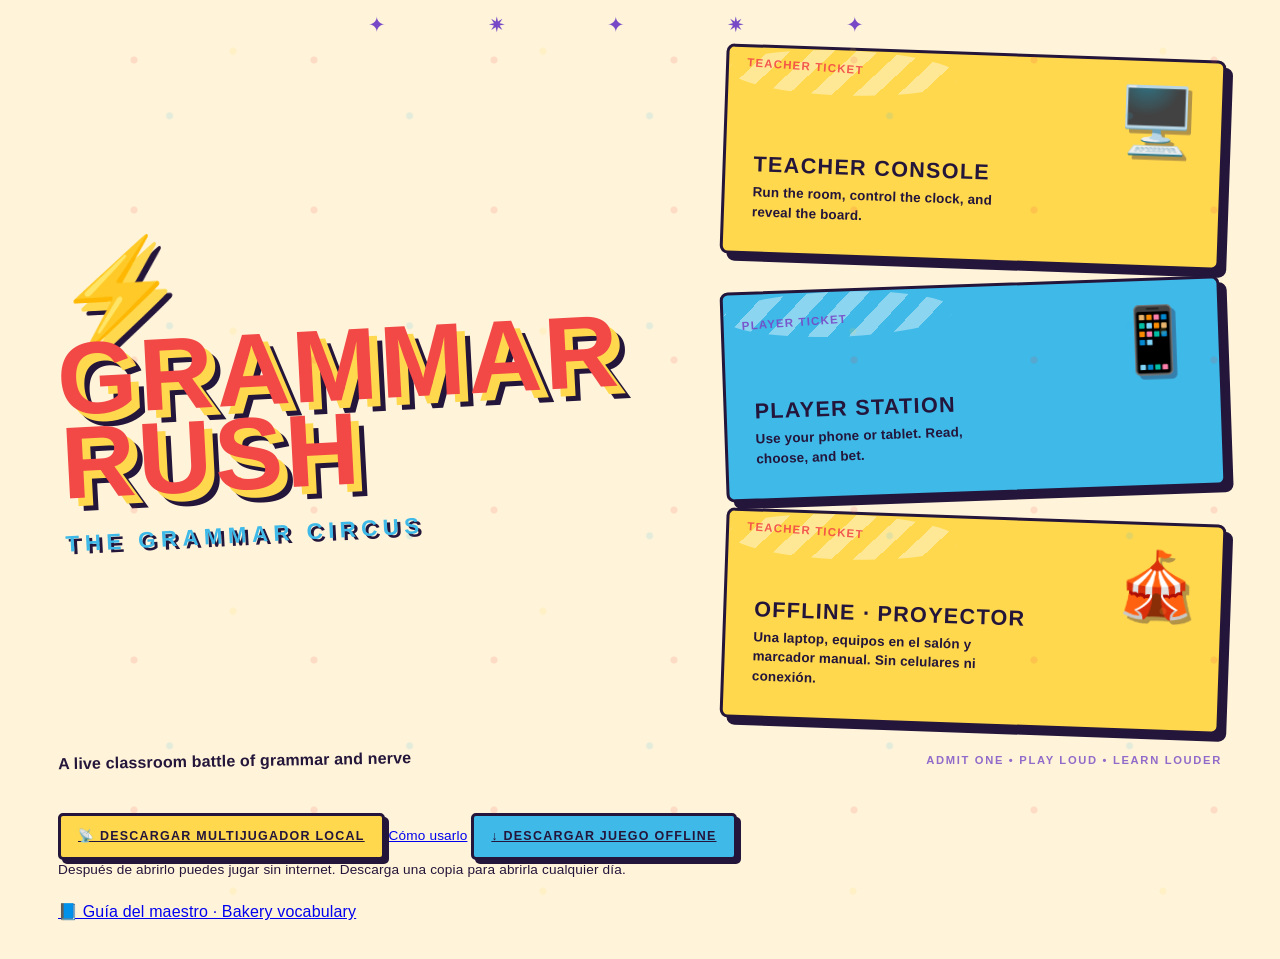
<file: index.html>
<!DOCTYPE html>
<html lang="en">
<head>
<meta charset="UTF-8">
<meta name="viewport" content="width=device-width, initial-scale=1.0, maximum-scale=1.0, user-scalable=no">
<title>⚡ Grammar Rush</title>

<style>
*, *::before, *::after { box-sizing: border-box; margin: 0; padding: 0; }
html { font-size: 16px; }
body {
  font-family: 'Segoe UI', system-ui, -apple-system, sans-serif;
  background: #0f172a; color: #e2e8f0;
  min-height: 100vh; overflow-x: hidden;
}
.hidden { display: none !important; }
.gold { color: #f59e0b; }
.green { color: #22c55e; }
.red { color: #ef4444; }

.btn {
  display: inline-flex; align-items: center; justify-content: center; gap: 6px;
  padding: 10px 20px; border: none; border-radius: 10px;
  font-size: 0.9rem; font-weight: 700; cursor: pointer;
  transition: all 0.2s ease; text-transform: uppercase; letter-spacing: 0.5px;
}
.btn:active { transform: scale(0.96); }
.btn-gold { background: linear-gradient(135deg, #f59e0b, #d97706); color: #0f172a; }
.btn-gold:hover { background: linear-gradient(135deg, #fbbf24, #f59e0b); box-shadow: 0 0 15px rgba(245,158,11,0.4); }
.btn-green { background: linear-gradient(135deg, #22c55e, #16a34a); color: #fff; }
.btn-red { background: linear-gradient(135deg, #ef4444, #dc2626); color: #fff; }
.btn-blue { background: linear-gradient(135deg, #3b82f6, #2563eb); color: #fff; }
.btn-sm { padding: 6px 14px; font-size: 0.8rem; }
.btn-lg { padding: 14px 28px; font-size: 1.1rem; }
.btn:disabled { opacity: 0.4; cursor: not-allowed; transform: none; }

.card {
  background: rgba(30, 41, 59, 0.8);
  border: 1px solid rgba(245, 158, 11, 0.2);
  border-radius: 12px; padding: 16px;
  backdrop-filter: blur(10px);
}

input[type="text"], input[type="number"] {
  background: rgba(15, 23, 42, 0.8); border: 2px solid rgba(245, 158, 11, 0.3);
  border-radius: 8px; padding: 10px 14px; color: #e2e8f0;
  font-size: 1rem; width: 100%; outline: none; transition: border-color 0.2s;
}
input:focus { border-color: #f59e0b; }

.glow-text { text-shadow: 0 0 10px rgba(245,158,11,0.5), 0 0 30px rgba(245,158,11,0.2); }

@keyframes fadeIn { from { opacity: 0; transform: translateY(8px); } to { opacity: 1; transform: translateY(0); } }
@keyframes pulse { 0%,100% { transform: scale(1); } 50% { transform: scale(1.05); } }
@keyframes flashGreen { 0% { box-shadow: 0 0 0 0 rgba(34,197,94,0.7); } 70% { box-shadow: 0 0 20px 10px rgba(34,197,94,0); } }
@keyframes flashRed { 0% { box-shadow: 0 0 0 0 rgba(239,68,68,0.7); } 70% { box-shadow: 0 0 20px 10px rgba(239,68,68,0); } }
@keyframes confetti {
  0% { transform: translateY(0) rotate(0deg); opacity: 1; }
  100% { transform: translateY(-400px) rotate(720deg); opacity: 0; }
}
.animate-in { animation: fadeIn 0.3s ease forwards; }

/* ROLE SELECT */
#roleSelect {
  display: flex; flex-direction: column; align-items: center; justify-content: center;
  min-height: 100vh; gap: 24px; padding: 20px; text-align: center;
}
#roleSelect h1 { font-size: 2.5rem; }
#roleSelect .subtitle { color: #94a3b8; font-size: 1.1rem; margin-top: -8px; }
.role-cards { display: flex; gap: 20px; flex-wrap: wrap; justify-content: center; }
.role-card {
  width: 260px; padding: 28px; cursor: pointer; text-align: center; transition: all 0.3s ease;
}
.role-card:hover { transform: translateY(-4px); border-color: #f59e0b; box-shadow: 0 8px 30px rgba(245,158,11,0.2); }
.role-card .icon { font-size: 2.5rem; margin-bottom: 12px; }
.role-card h2 { color: #f59e0b; font-size: 1.2rem; margin-bottom: 8px; }
.role-card p { color: #94a3b8; font-size: 0.85rem; line-height: 1.4; }

/* HOST SCREEN */
#hostScreen { height: 100vh; display: flex; flex-direction: column; overflow: hidden; }

.host-header {
  display: flex; align-items: center; justify-content: space-between;
  padding: 8px 16px; flex-shrink: 0;
  background: linear-gradient(135deg, rgba(245,158,11,0.08), rgba(30,41,59,0.9));
  border-bottom: 1px solid rgba(245,158,11,0.2);
}
.host-header h1 { font-size: 1.2rem; }
.room-badge {
  background: rgba(245,158,11,0.15); border: 2px solid #f59e0b;
  padding: 4px 14px; border-radius: 8px; font-size: 1.4rem;
  font-weight: 900; color: #f59e0b; letter-spacing: 3px;
}

/* Setup */
.setup-panel {
  flex: 1; display: grid; grid-template-columns: 1fr 1fr;
  gap: 16px; padding: 16px; overflow: auto;
}
.setup-left { display: flex; flex-direction: column; gap: 12px; }
.qr-section { text-align: center; display: flex; flex-direction: column; align-items: center; justify-content: center; }
.qr-section canvas, .qr-section img { border-radius: 10px; margin: 8px auto; }
.join-link {
  background: rgba(15,23,42,0.6); border: 1px solid rgba(245,158,11,0.2);
  border-radius: 6px; padding: 8px; font-size: 0.7rem; color: #94a3b8;
  word-break: break-all; margin: 6px 0; max-width: 280px;
}
.team-count-selector { display: flex; gap: 8px; align-items: center; flex-wrap: wrap; }
.team-count-selector label { color: #94a3b8; font-weight: 600; font-size: 0.9rem; }
.team-count-btn {
  width: 38px; height: 38px; border-radius: 8px; font-weight: 700;
  border: 2px solid rgba(245,158,11,0.3); background: transparent; color: #e2e8f0;
  cursor: pointer; font-size: 1rem; transition: all 0.2s;
}
.team-count-btn.active, .team-count-btn:hover {
  background: #f59e0b; color: #0f172a; border-color: #f59e0b;
}
.connected-teams {
  display: grid; grid-template-columns: repeat(auto-fill, minmax(150px, 1fr));
  gap: 8px; margin: 8px 0;
}
.team-chip {
  display: flex; align-items: center; gap: 6px; padding: 8px 10px;
  background: rgba(34,197,94,0.1); border: 1px solid rgba(34,197,94,0.3); border-radius: 8px;
}
.team-chip .dot { width: 8px; height: 8px; border-radius: 50%; background: #22c55e; }
.team-chip .name { font-weight: 600; font-size: 0.85rem; }
.kick-btn {
  background: rgba(239, 68, 68, 0.2); border: 1px solid rgba(239, 68, 68, 0.5);
  color: #ef4444; border-radius: 50%; width: 20px; height: 20px;
  display: inline-flex; align-items: center; justify-content: center;
  font-size: 12px; cursor: pointer; padding: 0; margin-left: auto;
  transition: all 0.2s; line-height: 1;
}
.kick-btn:hover { background: #ef4444; color: #fff; }
.bet-card { position: relative; }
.bet-card .kick-btn { position: absolute; top: 6px; right: 6px; opacity: 0.5; }
.bet-card:hover .kick-btn { opacity: 1; }

/* HOST GAME LAYOUT — SINGLE VIEWPORT */
.game-layout {
  flex: 1; display: grid;
  grid-template-columns: 1fr 280px;
  grid-template-rows: auto 1fr auto;
  gap: 10px; padding: 10px;
  overflow: hidden; min-height: 0;
}
.game-left {
  grid-column: 1; grid-row: 1 / 4;
  display: flex; flex-direction: column; gap: 10px;
  min-height: 0; overflow: hidden;
}
.game-right {
  grid-column: 2; grid-row: 1 / 4;
  display: flex; flex-direction: column; gap: 10px;
  min-height: 0; overflow: hidden;
}

/* Question display */
.question-display {
  text-align: center; padding: 14px; flex-shrink: 0;
  background: linear-gradient(135deg, rgba(245,158,11,0.05), rgba(30,41,59,0.9));
  border: 2px solid rgba(245,158,11,0.3);
}
.q-number { font-size: 0.85rem; color: #94a3b8; margin-bottom: 4px; }
.q-sentence { font-size: 1.4rem; font-weight: 700; line-height: 1.3; color: #fff; }
.q-timer { font-size: 2.2rem; font-weight: 900; margin-top: 8px; transition: color 0.3s; }
.q-timer.urgent { color: #ef4444; animation: pulse 0.5s ease infinite; }

/* Answer reveal bar */
.answer-reveal {
  text-align: center; padding: 10px; flex-shrink: 0;
  border-radius: 10px; display: none;
}
.answer-reveal.show { display: block; }
.answer-reveal.legal-answer { background: rgba(34,197,94,0.15); border: 1px solid rgba(34,197,94,0.4); }
.answer-reveal.illegal-answer { background: rgba(239,68,68,0.15); border: 1px solid rgba(239,68,68,0.4); }
.answer-reveal .verdict { font-size: 1.4rem; font-weight: 900; }
.answer-reveal .correction { font-size: 1.18rem; color: #fff; margin-top: 10px; line-height: 1.45; font-weight: 800; }
.answer-reveal .answer-explanation { margin: 10px auto 0; max-width: 760px; color: #fff7d6; font-size: 1rem; line-height: 1.45; }
.answer-reveal .answer-example { margin: 10px auto 0; max-width: 760px; padding: 9px 12px; color: #241536; background: #ffe16b; border: 3px solid #241536; font-size: 1rem; line-height: 1.35; font-weight: 800; }
.level-pill { display:inline-block; padding:3px 9px; border:2px solid currentColor; border-radius:4px; font-size:.72rem; font-weight:900; letter-spacing:.08em; }
.level-A1 { color:#087f5b; background:#b7f7d8; } .level-A2 { color:#075985; background:#bae6fd; }
.level-B1 { color:#92400e; background:#fed7aa; } .level-B2 { color:#9f1239; background:#fbcfe8; }
.client-result .feedback-title { margin-top:16px; color:#ffe16b; font-size:1rem; font-weight:900; letter-spacing:.08em; text-transform:uppercase; }
.client-result .feedback-explanation { margin-top:5px; color:#fff; font-size:1.08rem; line-height:1.45; font-weight:700; }
.client-result .feedback-example { margin-top:12px; padding:10px 12px; background:#ffe16b; border:3px solid #241536; color:#241536; font-size:1rem; line-height:1.35; font-weight:800; }

/* Bets grid */
.bets-grid {
  display: grid; grid-template-columns: repeat(auto-fill, minmax(180px, 1fr));
  gap: 8px; flex: 1; overflow-y: auto; align-content: start;
  min-height: 0;
}
.bet-card {
  padding: 12px; border-radius: 10px;
  background: rgba(30,41,59,0.6); border: 2px solid rgba(100,116,139,0.3);
  transition: all 0.4s ease;
}
.bet-card.submitted { border-color: #f59e0b; background: rgba(245,158,11,0.08); }
.bet-card.correct-reveal {
  border-color: #22c55e; background: rgba(34,197,94,0.15);
  animation: flashGreen 0.6s ease;
}
.bet-card.incorrect-reveal {
  border-color: #ef4444; background: rgba(239,68,68,0.15);
  animation: flashRed 0.6s ease;
}
.bet-card.no-bet-reveal {
  border-color: #ef4444; background: rgba(239,68,68,0.15);
  animation: flashRed 0.6s ease;
}
.bet-card .team-name { font-weight: 700; font-size: 1rem; margin-bottom: 2px; }
.bet-card .balance { color: #94a3b8; font-size: 0.8rem; }
.bet-card .bet-info { margin-top: 6px; font-weight: 600; font-size: 0.95rem; }
.bet-card .bet-amount { color: #f59e0b; }
.bet-card .reveal-choice { font-weight: 700; padding: 2px 8px; border-radius: 6px; font-size: 0.75rem; margin-left: 6px; }
.bet-card .reveal-choice.legal { background: rgba(34,197,94,0.2); color: #22c55e; }
.bet-card .reveal-choice.illegal { background: rgba(239,68,68,0.2); color: #ef4444; }
.bet-card .delta { font-weight: 700; font-size: 0.9rem; margin-top: 4px; }
.bet-card .delta.positive { color: #22c55e; }
.bet-card .delta.negative { color: #ef4444; }

/* Leaderboard */
.leaderboard-panel {
  flex: 1; min-height: 0; overflow-y: auto;
  display: flex; flex-direction: column;
}
.leaderboard-panel h3 { flex-shrink: 0; margin-bottom: 8px; font-size: 0.95rem; }
.lb-rows { flex: 1; overflow-y: auto; min-height: 0; }
.lb-row {
  display: flex; align-items: center; gap: 8px; padding: 8px 10px;
  border-radius: 8px; margin-bottom: 5px;
  background: rgba(30,41,59,0.6); transition: all 0.3s;
}
.lb-row:first-child { background: rgba(245,158,11,0.15); border: 1px solid rgba(245,158,11,0.3); }
.lb-rank { font-size: 1.1rem; font-weight: 900; min-width: 28px; text-align: center; }
.lb-name { font-weight: 600; font-size: 0.9rem; flex: 1; overflow: hidden; text-overflow: ellipsis; white-space: nowrap; }
.lb-balance { font-weight: 900; font-size: 1rem; color: #f59e0b; white-space: nowrap; }

/* Host controls */
.host-controls {
  display: flex; gap: 8px; flex-wrap: wrap; justify-content: center;
  padding: 8px; border-radius: 10px; flex-shrink: 0;
  background: rgba(15,23,42,0.6); border: 1px solid rgba(100,116,139,0.2);
  grid-column: 1 / -1;
}

/* Final challenge */
.final-challenge { text-align: center; padding: 30px; }
.final-challenge h2 { font-size: 1.8rem; margin-bottom: 15px; }
.fc-team { font-size: 1.3rem; color: #f59e0b; font-weight: 700; margin: 8px 0; }
.fc-amount { font-size: 2.2rem; font-weight: 900; color: #22c55e; margin: 12px 0; }
.fc-input-group { max-width: 480px; margin: 15px auto; display: flex; gap: 8px; }
.fc-input-group input { flex: 1; font-size: 1.1rem; }
.fc-feedback { font-size: 1.1rem; margin-top: 12px; font-weight: 600; }

/* Winner */
.winner-screen { text-align: center; padding: 40px 20px; }
.winner-screen h1 { font-size: 2.5rem; margin-bottom: 15px; }
.winner-screen .crown { font-size: 5rem; }
.winner-screen .winner-name { font-size: 2.2rem; color: #f59e0b; font-weight: 900; margin: 15px 0; }
.winner-screen .winner-title { font-size: 1.5rem; color: #22c55e; }
.confetti-piece {
  position: fixed; width: 10px; height: 20px; top: -20px;
  animation: confetti 3s ease-out forwards;
}

/* CLIENT SCREEN */
#clientScreen { padding: 16px; max-width: 500px; margin: 0 auto; min-height: 100vh; }
.client-join {
  display: flex; flex-direction: column; align-items: center; justify-content: center;
  min-height: 80vh; gap: 16px; text-align: center;
}
.client-join h2 { font-size: 1.6rem; }
.client-join input { max-width: 280px; text-align: center; font-size: 1.4rem; letter-spacing: 5px; }
.client-change-class { margin-top: 4px; }
.client-join .team-input { font-size: 1rem; letter-spacing: normal; }

.client-header {
  text-align: center; padding: 12px; border-radius: 12px; margin-bottom: 12px;
  background: linear-gradient(135deg, rgba(245,158,11,0.1), rgba(30,41,59,0.8));
  border: 1px solid rgba(245,158,11,0.3);
}
.client-team-name { font-size: 1.2rem; font-weight: 700; }
.client-balance { font-size: 2.2rem; font-weight: 900; color: #f59e0b; margin: 6px 0; }
.client-status { color: #94a3b8; font-size: 0.85rem; }

.betting-panel { text-align: center; }
.choice-buttons { display: flex; gap: 10px; margin: 12px 0; }
.choice-btn {
  flex: 1; padding: 16px; font-size: 1.1rem; font-weight: 900; border-radius: 12px;
  border: 3px solid transparent; cursor: pointer; transition: all 0.2s;
}
.choice-btn.legal-btn { background: rgba(34,197,94,0.15); color: #22c55e; border-color: rgba(34,197,94,0.4); }
.choice-btn.legal-btn.selected { background: #22c55e; color: #fff; border-color: #22c55e; box-shadow: 0 0 15px rgba(34,197,94,0.5); }
.choice-btn.illegal-btn { background: rgba(239,68,68,0.15); color: #ef4444; border-color: rgba(239,68,68,0.4); }
.choice-btn.illegal-btn.selected { background: #ef4444; color: #fff; border-color: #ef4444; box-shadow: 0 0 15px rgba(239,68,68,0.5); }

.amount-section { margin: 12px 0; }
.amount-section label { display: block; color: #94a3b8; margin-bottom: 6px; font-weight: 600; }
.amount-input-row { display: flex; gap: 8px; margin-bottom: 8px; }
.amount-input-row input { flex: 1; text-align: center; font-size: 1.2rem; font-weight: 700; }
.quick-amounts { display: flex; gap: 6px; flex-wrap: wrap; justify-content: center; }
.submit-bet-btn { width: 100%; padding: 16px; font-size: 1.2rem; margin-top: 12px; }
.bet-submitted-msg { text-align: center; padding: 24px; font-size: 1.2rem; font-weight: 700; color: #f59e0b; }
.client-result { text-align: center; padding: 24px; }
.client-result .verdict { font-size: 1.8rem; font-weight: 900; margin-bottom: 8px; }
.client-result .change { font-size: 1.3rem; font-weight: 700; }
.client-waiting { text-align: center; padding: 30px; color: #94a3b8; font-size: 1.1rem; }
.client-waiting .dots::after { content: '...'; animation: pulse 1.5s ease infinite; }

@media (max-width: 768px) {
  .setup-panel { grid-template-columns: 1fr; }
  .game-layout { grid-template-columns: 1fr; grid-template-rows: auto auto 1fr auto; }
  .game-right { grid-column: 1; grid-row: auto; max-height: 200px; }
  .host-header { flex-direction: column; gap: 6px; text-align: center; }
  .q-sentence { font-size: 1.1rem; }
  .q-timer { font-size: 1.8rem; }
}

/* =========================
   ARCADE REDESIGN
   Visual layer only: game logic and screen flow stay untouched.
   ========================= */
:root {
  --ink: #f8f7ff;
  --muted: #b9b5d8;
  --night: #11102b;
  --night-2: #1b1940;
  --panel: rgba(31, 28, 68, .88);
  --panel-solid: #211d4b;
  --line: rgba(255,255,255,.14);
  --aqua: #43e6d0;
  --violet: #9d7bff;
  --pink: #ff6fae;
  --yellow: #ffd166;
  --lime: #b6f36b;
}

/* Keep the app's screen switching reliable when a screen also has a layout rule. */
#roleSelect.hidden, #hostScreen.hidden, #clientScreen.hidden { display: none !important; }

html { background: var(--night); }
body {
  color: var(--ink);
  font-family: "Trebuchet MS", "Segoe UI", sans-serif;
  background:
    radial-gradient(circle at 12% 12%, rgba(157,123,255,.22), transparent 28rem),
    radial-gradient(circle at 88% 18%, rgba(67,230,208,.14), transparent 25rem),
    linear-gradient(135deg, #11102b 0%, #171536 52%, #0e0d25 100%);
  letter-spacing: .01em;
}
body::before {
  content: ""; position: fixed; inset: 0; z-index: -1; pointer-events: none; opacity: .26;
  background-image: linear-gradient(rgba(255,255,255,.04) 1px, transparent 1px), linear-gradient(90deg, rgba(255,255,255,.04) 1px, transparent 1px);
  background-size: 34px 34px;
  mask-image: linear-gradient(to bottom, black, transparent 78%);
}
.gold, .glow-text { color: var(--yellow); }
.green { color: var(--lime); }
.red { color: #ff8bb9; }
.hidden { display: none !important; }

.btn {
  border: 1px solid rgba(255,255,255,.18); border-radius: 14px; padding: 11px 18px;
  color: var(--ink); background: var(--night-2); box-shadow: 0 5px 0 rgba(0,0,0,.22);
  font-size: .78rem; font-weight: 900; letter-spacing: .08em; text-transform: uppercase;
  transition: transform .18s ease, filter .18s ease, box-shadow .18s ease;
}
.btn:hover { filter: brightness(1.12); transform: translateY(-2px); box-shadow: 0 8px 0 rgba(0,0,0,.2), 0 0 24px rgba(157,123,255,.2); }
.btn:active { transform: translateY(2px); box-shadow: 0 2px 0 rgba(0,0,0,.22); }
.btn-gold { color: #241b42; background: linear-gradient(135deg, var(--yellow), #ffb84a); border-color: transparent; }
.btn-green { color: #13233a; background: linear-gradient(135deg, var(--lime), var(--aqua)); border-color: transparent; }
.btn-red { background: linear-gradient(135deg, #ff6fae, #e44f89); border-color: transparent; }
.btn-blue { background: linear-gradient(135deg, #6d9bff, var(--violet)); border-color: transparent; }
.btn:disabled { filter: grayscale(.6); opacity: .42; }

.card {
  background: linear-gradient(145deg, rgba(42,38,90,.94), rgba(25,23,58,.92));
  border: 1px solid var(--line); border-radius: 22px; padding: 18px;
  box-shadow: 0 16px 34px rgba(3,2,20,.22), inset 0 1px 0 rgba(255,255,255,.05);
  backdrop-filter: blur(14px);
}
input[type="text"], input[type="number"] {
  color: var(--ink); background: rgba(13,12,39,.72); border: 2px solid rgba(157,123,255,.35);
  border-radius: 13px; padding: 12px 14px; font-weight: 700; transition: border-color .2s, box-shadow .2s;
}
input:focus { border-color: var(--aqua); box-shadow: 0 0 0 4px rgba(67,230,208,.12); }

#roleSelect { position: relative; gap: 20px; padding: 36px 20px; }
#roleSelect::after { content: "READY PLAYER?"; color: var(--aqua); font-size: .68rem; font-weight: 900; letter-spacing: .28em; opacity: .8; }
#roleSelect h1 { color: var(--ink); font-size: clamp(2.4rem, 7vw, 5rem); line-height: .98; letter-spacing: -.07em; text-shadow: 5px 5px 0 rgba(157,123,255,.25), 0 0 28px rgba(67,230,208,.2); }
#roleSelect .subtitle { color: var(--muted); max-width: 480px; font-size: 1rem; }
.role-cards { gap: 16px; max-width: 680px; }
.role-card { width: min(300px, 88vw); min-height: 220px; display: flex; flex-direction: column; align-items: center; justify-content: center; position: relative; overflow: hidden; }
.role-card::before { content: ""; position: absolute; width: 110px; height: 110px; right: -38px; top: -38px; border-radius: 50%; background: rgba(67,230,208,.16); }
.role-card:hover { border-color: var(--aqua); transform: translateY(-7px) rotate(-1deg); box-shadow: 0 18px 36px rgba(67,230,208,.14); }
.role-card:nth-child(2):hover { border-color: var(--pink); transform: translateY(-7px) rotate(1deg); box-shadow: 0 18px 36px rgba(255,111,174,.14); }
.role-card .icon { font-size: 3.1rem; filter: drop-shadow(0 8px 10px rgba(0,0,0,.25)); }
.role-card h2 { color: var(--ink); font-size: 1.25rem; margin-bottom: 9px; }
.role-card p { color: var(--muted); line-height: 1.5; }

#hostScreen, #clientScreen { position: relative; }
.host-header { min-height: 68px; padding: 10px 20px; background: rgba(15,14,42,.76); border-bottom: 1px solid var(--line); box-shadow: 0 8px 28px rgba(0,0,0,.16); }
.host-header h1 { color: var(--ink); font-size: 1.25rem; letter-spacing: -.03em; }
.room-badge { color: var(--yellow); background: rgba(255,209,102,.1); border: 2px solid var(--yellow); border-radius: 12px; box-shadow: 0 0 18px rgba(255,209,102,.15); }
.setup-panel { gap: 20px; padding: 20px; }
.setup-left { gap: 16px; }
.setup-panel .card h3, .qr-section h3 { color: var(--aqua) !important; letter-spacing: .04em; }
.team-count-selector label { color: var(--muted); }
.team-count-btn { border-radius: 12px; border-color: rgba(157,123,255,.45); color: var(--ink); }
.team-count-btn.active, .team-count-btn:hover { color: #251c48; background: var(--aqua); border-color: var(--aqua); box-shadow: 0 0 18px rgba(67,230,208,.25); }
.connected-teams { gap: 10px; }
.team-chip { background: rgba(182,243,107,.08); border-color: rgba(182,243,107,.32); border-radius: 12px; }
.team-chip .dot { background: var(--lime); box-shadow: 0 0 8px var(--lime); }
.join-link { background: rgba(13,12,39,.55); border-color: var(--line); border-radius: 10px; }
.qr-section canvas, .qr-section img { border: 8px solid white; box-shadow: 0 8px 22px rgba(0,0,0,.26); }

.game-layout { gap: 16px; padding: 16px; }
.game-left, .game-right { gap: 14px; }
.question-display { padding: 22px; background: linear-gradient(145deg, rgba(67,230,208,.12), rgba(42,38,90,.92)); border: 1px solid rgba(67,230,208,.46); border-radius: 22px; }
.q-number { color: var(--aqua); text-transform: uppercase; letter-spacing: .12em; font-weight: 900; }
.q-sentence { color: var(--ink); font-size: clamp(1.25rem, 2.5vw, 2rem); }
.q-timer { color: var(--yellow); font-size: 2.7rem; text-shadow: 0 0 18px rgba(255,209,102,.35); }
.q-timer.urgent { color: var(--pink); }
.answer-reveal.legal-answer { background: rgba(182,243,107,.12); border-color: rgba(182,243,107,.45); }
.answer-reveal.illegal-answer { background: rgba(255,111,174,.12); border-color: rgba(255,111,174,.45); }
.answer-reveal .verdict { color: var(--ink); }
.answer-reveal .correction { color: var(--muted); }
.bets-grid { gap: 12px; }
.bet-card { background: rgba(31,28,68,.72); border-color: rgba(255,255,255,.12); border-radius: 16px; padding: 14px; }
.bet-card.submitted { border-color: var(--yellow); background: rgba(255,209,102,.1); }
.bet-card.correct-reveal { border-color: var(--lime); background: rgba(182,243,107,.13); }
.bet-card.incorrect-reveal, .bet-card.no-bet-reveal { border-color: var(--pink); background: rgba(255,111,174,.12); }
.bet-card .balance { color: var(--muted); }
.bet-card .bet-amount { color: var(--yellow); }
.leaderboard-panel { padding: 18px; background: linear-gradient(145deg, rgba(42,38,90,.94), rgba(25,23,58,.92)); border: 1px solid var(--line); border-radius: 22px; box-shadow: 0 16px 34px rgba(3,2,20,.22); }
.leaderboard-panel h3 { color: var(--aqua) !important; text-transform: uppercase; letter-spacing: .08em; }
.lb-row { padding: 10px 12px; border: 1px solid rgba(255,255,255,.06); background: rgba(16,15,43,.54); border-radius: 12px; }
.lb-row:first-child { background: rgba(255,209,102,.13); border-color: rgba(255,209,102,.4); }
.lb-balance { color: var(--yellow); }
.host-controls { gap: 10px; padding: 12px; background: rgba(13,12,39,.72); border: 1px solid var(--line); border-radius: 18px; }

.final-challenge, .winner-screen { background: linear-gradient(145deg, rgba(42,38,90,.96), rgba(25,23,58,.96)); }
.final-challenge h2, .winner-screen h1 { color: var(--ink); }
.fc-team, .winner-screen .winner-name { color: var(--yellow); }
.fc-amount, .winner-screen .winner-title { color: var(--lime); }
.winner-screen .crown { filter: drop-shadow(0 0 22px rgba(255,209,102,.38)); }

#clientScreen { max-width: 560px; padding: 20px; }
.client-join { min-height: 88vh; }
.client-join h2 { color: var(--ink); font-size: 2rem; letter-spacing: -.04em; }
.client-join label, .amount-section label { color: var(--muted) !important; }
.client-header { background: linear-gradient(145deg, rgba(67,230,208,.13), rgba(42,38,90,.92)); border-color: rgba(67,230,208,.38); border-radius: 22px; padding: 18px; }
.client-team-name { color: var(--ink); }
.client-balance { color: var(--yellow); text-shadow: 0 0 16px rgba(255,209,102,.3); }
.client-status { color: var(--muted); }
.betting-panel, .client-result, .client-waiting, .bet-submitted-msg { background: linear-gradient(145deg, rgba(42,38,90,.94), rgba(25,23,58,.92)); border: 1px solid var(--line); border-radius: 22px; padding: 22px; }
.choice-buttons { gap: 12px; }
.choice-btn { border-radius: 16px; transition: transform .18s, box-shadow .18s; }
.choice-btn:hover { transform: translateY(-3px); }
.choice-btn.legal-btn { color: var(--lime); background: rgba(182,243,107,.1); border-color: rgba(182,243,107,.4); }
.choice-btn.legal-btn.selected { color: #15213c; background: var(--lime); border-color: var(--lime); box-shadow: 0 0 22px rgba(182,243,107,.35); }
.choice-btn.illegal-btn { color: #ff9ac1; background: rgba(255,111,174,.1); border-color: rgba(255,111,174,.4); }
.choice-btn.illegal-btn.selected { color: #2b183d; background: var(--pink); border-color: var(--pink); box-shadow: 0 0 22px rgba(255,111,174,.35); }
.quick-amounts { gap: 8px; }
.submit-bet-btn { color: #241b42; background: linear-gradient(135deg, var(--yellow), #ffb84a); }
.client-waiting { color: var(--muted); }

@media (max-width: 768px) {
  .setup-panel, .game-layout { padding: 14px; gap: 14px; }
  .host-header { min-height: 76px; }
  .host-header h1 { font-size: 1.05rem; }
  .room-badge { font-size: 1.15rem; }
  .question-display { padding: 17px 14px; }
  .game-right { max-height: 230px; }
  .host-controls .btn { flex: 1 1 auto; }
}

/* =========================
   GRAMMAR RUSH / ARENA UI
   A structural arcade redesign layered on the existing game screens.
   ========================= */
:root {
  --arena-bg: #080b16;
  --arena-panel: #101727;
  --arena-panel-2: #151f32;
  --arena-ink: #f5f7ff;
  --arena-muted: #7f8da6;
  --arena-line: #2b3a55;
  --arena-cyan: #3de4db;
  --arena-orange: #ff9e45;
  --arena-hot: #ff4f81;
  --arena-lime: #c2ff5a;
  --arena-radius: 9px;
}

body {
  font-family: "Arial Narrow", "Roboto Condensed", "Segoe UI", sans-serif;
  background: var(--arena-bg);
  color: var(--arena-ink);
  background-image:
    linear-gradient(90deg, rgba(61,228,219,.04) 1px, transparent 1px),
    linear-gradient(rgba(61,228,219,.04) 1px, transparent 1px),
    radial-gradient(ellipse at 50% -20%, rgba(61,228,219,.12), transparent 58%);
  background-size: 28px 28px, 28px 28px, auto;
}
body::before { opacity: .7; background-size: 56px 56px; mask-image: linear-gradient(to bottom, black, transparent 92%); }

.card, .leaderboard-panel, .betting-panel, .client-result, .client-waiting, .bet-submitted-msg {
  border-radius: var(--arena-radius);
  border: 1px solid var(--arena-line);
  background: linear-gradient(135deg, rgba(21,31,50,.98), rgba(12,18,32,.98));
  box-shadow: 0 14px 35px rgba(0,0,0,.28), inset 0 1px 0 rgba(255,255,255,.04);
}
.card::before, .leaderboard-panel::before, .betting-panel::before { pointer-events:none; }
.btn {
  position: relative; overflow: hidden; border-radius: 5px; border: 0;
  padding: 11px 17px; min-height: 40px; box-shadow: 0 4px 0 rgba(0,0,0,.32);
  clip-path: polygon(0 0, calc(100% - 8px) 0, 100% 8px, 100% 100%, 8px 100%, 0 calc(100% - 8px));
  letter-spacing: .12em; font-size: .72rem;
  transition: transform .14s ease, filter .14s ease, box-shadow .14s ease;
}
.btn::after { content:""; position:absolute; inset:0; background:linear-gradient(100deg,transparent 35%,rgba(255,255,255,.2) 50%,transparent 65%); transform:translateX(-120%); transition:transform .45s ease; }
.btn:hover::after { transform:translateX(120%); }
.btn:hover { transform: translateY(-2px); filter: brightness(1.12); box-shadow: 0 7px 0 rgba(0,0,0,.3), 0 0 20px rgba(61,228,219,.16); }
.btn:active { transform: translateY(2px); box-shadow: 0 1px 0 rgba(0,0,0,.3); }
.btn-gold { color: #1b1421; background: linear-gradient(135deg, var(--arena-orange), #ffce68); }
.btn-blue { color: #071821; background: linear-gradient(135deg, var(--arena-cyan), #65b9ff); }
.btn-green { color: #10190d; background: linear-gradient(135deg, var(--arena-lime), #5ce6c1); }
.btn-red { color: #fff; background: linear-gradient(135deg, var(--arena-hot), #bd3d9e); }

/* Start screen: split stage + role dock */
#roleSelect { display:grid; grid-template-columns:minmax(0,1fr) minmax(280px,420px); grid-template-rows:auto 1fr auto; align-items:center; justify-items:stretch; gap:0 7vw; max-width:1180px; margin:auto; padding:clamp(32px,8vh,100px) 36px; text-align:left; }
#roleSelect h1 { grid-column:1; grid-row:1; max-width:680px; color:var(--arena-ink); font-family:Impact, "Arial Narrow", sans-serif; font-size:clamp(3.2rem,7vw,7.2rem); font-weight:900; letter-spacing:.015em; line-height:.83; text-transform:uppercase; text-shadow:7px 7px 0 #1c3150; }
#roleSelect h1::after { content:" / CLASSROOM ARENA"; display:block; margin-top:19px; color:var(--arena-cyan); font:900 clamp(.8rem,1.5vw,1.15rem)/1 "Arial Narrow",sans-serif; letter-spacing:.3em; text-shadow:none; }
#roleSelect .subtitle { grid-column:1; grid-row:2; align-self:start; max-width:540px; margin-top:28px; color:var(--arena-muted); font-size:1rem; line-height:1.5; }
#roleSelect::after { grid-column:1; grid-row:3; justify-self:start; content:"INSERT COINS  •  PICK YOUR SIDE  •  PLAY"; color:var(--arena-orange); font-size:.64rem; font-weight:900; letter-spacing:.24em; }
.role-cards { grid-column:2; grid-row:1 / 4; display:grid; grid-template-columns:1fr; gap:13px; width:100%; }
.role-card { width:100%; min-height:180px; padding:22px; align-items:flex-start; justify-content:flex-end; text-align:left; border-radius:var(--arena-radius); border:1px solid var(--arena-line); background:linear-gradient(145deg,#182943,#0e1626); overflow:hidden; }
.role-card::before { width:230px; height:230px; right:-95px; top:-105px; background:var(--arena-cyan); opacity:.12; mix-blend-mode:screen; }
.role-card::after { content:"01"; position:absolute; top:15px; left:18px; color:var(--arena-cyan); font:900 2.5rem/1 Impact,sans-serif; opacity:.9; }
.role-card:nth-child(2)::after { content:"02"; color:var(--arena-hot); }
.role-card:hover, .role-card:nth-child(2):hover { transform:translateX(8px); border-color:var(--arena-cyan); box-shadow:12px 12px 0 rgba(61,228,219,.08), 0 0 24px rgba(61,228,219,.16); }
.role-card:nth-child(2):hover { border-color:var(--arena-hot); box-shadow:12px 12px 0 rgba(255,79,129,.08), 0 0 24px rgba(255,79,129,.16); }
.role-card .icon { position:absolute; right:22px; top:22px; margin:0; font-size:2.6rem; filter:grayscale(.1) drop-shadow(0 7px 0 rgba(0,0,0,.25)); }
.role-card h2 { color:var(--arena-ink); margin:0 0 6px; font:900 1.08rem/1 Impact,"Arial Narrow",sans-serif; letter-spacing:.07em; text-transform:uppercase; }
.role-card p { max-width:240px; color:var(--arena-muted); font-size:.82rem; line-height:1.4; }

/* Teacher console */
#hostScreen { background:linear-gradient(180deg,#080b16,#0b101c); }
.host-header { min-height:58px; padding:9px 18px; background:#0e1626; border-bottom:2px solid var(--arena-cyan); box-shadow:0 5px 0 rgba(61,228,219,.08); }
.host-header h1 { color:var(--arena-ink); font:900 1rem/1 Impact,"Arial Narrow",sans-serif; letter-spacing:.12em; text-transform:uppercase; }
.host-header h1::after { content:" // LIVE"; color:var(--arena-cyan); font-size:.72em; }
.room-badge { border-radius:4px; border:1px solid var(--arena-orange); background:#241b1c; color:var(--arena-orange); font:900 1.25rem/1 Impact,sans-serif; box-shadow:4px 4px 0 rgba(255,158,69,.16); }
.setup-panel { grid-template-columns:minmax(0,1fr) minmax(340px,420px); gap:18px; padding:18px; }
.setup-left { gap:12px; }
.setup-panel .card { padding:16px; }
.setup-panel .card h3, .qr-section h3, .leaderboard-panel h3 { color:var(--arena-cyan) !important; font-family:Impact,"Arial Narrow",sans-serif; letter-spacing:.12em; text-transform:uppercase; }
.team-count-btn { border-radius:4px; border-color:#405473; background:#0c1423; }
.team-count-btn.active, .team-count-btn:hover { color:#071821; background:var(--arena-cyan); border-color:var(--arena-cyan); box-shadow:3px 3px 0 rgba(61,228,219,.2); }
.team-chip { border-radius:4px; background:#15251f; border-color:#345e4b; }
.team-chip .dot { background:var(--arena-lime); box-shadow:0 0 8px var(--arena-lime); }
.qr-section { position:relative; }
.qr-section::after { content:"SCAN / JOIN"; position:absolute; right:14px; top:15px; color:var(--arena-orange); font:900 .62rem Impact,sans-serif; letter-spacing:.12em; }
.qr-section canvas, .qr-section img { border:5px solid #f8f3e7; border-radius:3px; box-shadow:8px 8px 0 rgba(255,158,69,.13); }
.join-link { border-radius:3px; border-color:#2b3a55; }

/* Game stage */
.game-layout { grid-template-columns:minmax(0,1fr) 300px; gap:14px; padding:14px; }
.question-display { border-radius:var(--arena-radius); background:#101c2d; border:1px solid var(--arena-cyan); box-shadow:0 0 0 5px rgba(61,228,219,.05), 10px 10px 0 rgba(61,228,219,.08); }
.q-number { color:var(--arena-orange); font-family:Impact,sans-serif; letter-spacing:.18em; text-transform:uppercase; }
.q-sentence { font-family:"Arial Narrow","Segoe UI",sans-serif; letter-spacing:.01em; }
.q-timer { font-family:Impact,sans-serif; color:var(--arena-orange); }
.bet-card { border-radius:5px; background:#111a2a; border-color:#293a56; }
.bet-card.submitted { border-color:var(--arena-orange); background:#2c211b; box-shadow:4px 4px 0 rgba(255,158,69,.1); }
.bet-card.correct-reveal { border-color:var(--arena-lime); background:#172718; }
.bet-card.incorrect-reveal, .bet-card.no-bet-reveal { border-color:var(--arena-hot); background:#291722; }
.leaderboard-panel { padding:14px; }
.lb-row { border-radius:4px; background:#0d1523; border-color:#24344e; }
.lb-row:first-child { background:#302618; border-color:var(--arena-orange); }
.lb-balance { color:var(--arena-orange); }
.host-controls { border-radius:5px; background:#0d1523; border-color:#293a55; }

/* Student phone / tablet: clear thumb-first controls */
#clientScreen { max-width:540px; padding:14px; }
.client-join { min-height:92vh; justify-content:center; }
.client-join h2 { color:var(--arena-ink); font:900 2.2rem/1 Impact,"Arial Narrow",sans-serif; letter-spacing:.04em; text-transform:uppercase; }
.client-join h2::before { content:"PLAYER 02 / "; color:var(--arena-hot); font-size:.45em; letter-spacing:.15em; vertical-align:middle; }
.client-join input { border-radius:5px; background:#0c1423; }
.client-header { position:relative; margin-bottom:10px; padding:14px; border-radius:var(--arena-radius); background:#101c2d; border:1px solid var(--arena-cyan); }
.client-team-name { font-family:Impact,"Arial Narrow",sans-serif; letter-spacing:.08em; text-transform:uppercase; }
.client-balance { color:var(--arena-orange); font-family:Impact,sans-serif; }
.betting-panel, .client-result, .client-waiting, .bet-submitted-msg { padding:16px; }
.betting-panel h3 { font:900 1.1rem/1 Impact,"Arial Narrow",sans-serif; letter-spacing:.08em; text-transform:uppercase; }
.choice-buttons { gap:8px; }
.choice-btn { min-height:74px; border-radius:5px; clip-path:polygon(0 0,calc(100% - 10px) 0,100% 10px,100% 100%,10px 100%,0 calc(100% - 10px)); }
.choice-btn.legal-btn { color:var(--arena-lime); background:#162718; border:2px solid #4b7d4b; }
.choice-btn.legal-btn.selected { color:#071821; background:var(--arena-lime); border-color:var(--arena-lime); box-shadow:5px 5px 0 rgba(194,255,90,.14); }
.choice-btn.illegal-btn { color:#ff91b0; background:#281722; border:2px solid #79364d; }
.choice-btn.illegal-btn.selected { color:#fff; background:var(--arena-hot); border-color:var(--arena-hot); box-shadow:5px 5px 0 rgba(255,79,129,.14); }
.quick-amounts .btn { min-height:36px; padding:8px 10px; }
.submit-bet-btn { min-height:52px; font-size:.8rem; }

@media (max-width: 900px) {
  #roleSelect { grid-template-columns:1fr; grid-template-rows:auto auto auto auto; gap:18px; min-height:100vh; padding:28px 20px; }
  #roleSelect h1, #roleSelect .subtitle, #roleSelect::after, .role-cards { grid-column:1; }
  #roleSelect h1 { grid-row:1; font-size:clamp(3rem,14vw,5rem); }
  #roleSelect .subtitle { grid-row:2; margin-top:0; }
  .role-cards { grid-row:3; }
  #roleSelect::after { grid-row:4; }
}
@media (max-width: 768px) {
  .setup-panel { grid-template-columns:1fr; }
  .game-layout { grid-template-columns:1fr; }
  .game-right { max-height:230px; }
  .host-controls { position:sticky; bottom:8px; z-index:2; }
}

/* =========================
   CIRCUS PARK / FUNFAIR EDITION
   Bright, theatrical layout direction. This intentionally replaces the
   dark dashboard treatment above while keeping the game DOM and logic.
   ========================= */
:root {
  --park-cream: #fff4d9;
  --park-paper: #fffaf0;
  --park-ink: #24153b;
  --park-red: #f24846;
  --park-yellow: #ffd84d;
  --park-blue: #3eb9e8;
  --park-purple: #7749c7;
  --park-green: #7dcf70;
  --park-pink: #f58bb2;
  --park-line: #2e1d49;
  --park-shadow: 7px 7px 0 var(--park-ink);
}

html, body { background: var(--park-cream) !important; color: var(--park-ink) !important; }
body {
  font-family: "Trebuchet MS", "Arial Rounded MT Bold", sans-serif;
  background-image:
    radial-gradient(circle at 12% 15%, rgba(245,139,178,.44) 0 4px, transparent 5px),
    radial-gradient(circle at 76% 23%, rgba(62,185,232,.42) 0 5px, transparent 6px),
    radial-gradient(circle at 32% 84%, rgba(125,207,112,.4) 0 4px, transparent 5px),
    linear-gradient(135deg, rgba(255,255,255,.55), transparent 45%),
    var(--park-cream) !important;
  background-size: 91px 83px, 127px 119px, 113px 97px, auto, auto !important;
}
body::before { opacity: .38 !important; background-image: repeating-linear-gradient(90deg, rgba(242,72,70,.08) 0 30px, transparent 30px 60px) !important; background-size: 100% 100% !important; mask-image: none !important; }
body::after { content:""; position:fixed; inset:0; pointer-events:none; z-index:50; opacity:.14; background-image: radial-gradient(circle, var(--park-red) 0 3px, transparent 4px), radial-gradient(circle, var(--park-blue) 0 3px, transparent 4px), radial-gradient(circle, var(--park-yellow) 0 3px, transparent 4px); background-size: 180px 150px, 240px 210px, 310px 280px; background-position: 4% 18%, 74% 32%, 40% 76%; }

.gold, .glow-text { color: var(--park-red) !important; text-shadow: 3px 3px 0 var(--park-yellow) !important; }
.green { color: #278c4b !important; }
.red { color: var(--park-red) !important; }
.card, .leaderboard-panel, .betting-panel, .client-result, .client-waiting, .bet-submitted-msg {
  border: 3px solid var(--park-line) !important;
  border-radius: 8px !important;
  background: var(--park-paper) !important;
  color: var(--park-ink) !important;
  box-shadow: var(--park-shadow) !important;
  backdrop-filter: none !important;
}
.btn {
  color: var(--park-ink) !important;
  border: 3px solid var(--park-ink) !important;
  border-radius: 5px !important;
  clip-path: none !important;
  box-shadow: 4px 4px 0 var(--park-ink) !important;
  font-family: Impact, "Arial Narrow", sans-serif !important;
  font-size: .78rem !important;
  letter-spacing: .1em !important;
  transition: transform .12s ease, box-shadow .12s ease, filter .12s ease !important;
}
.btn::after { display:none !important; }
.btn:hover { transform: translate(-2px,-3px) rotate(-1deg) !important; filter: saturate(1.25) brightness(1.04) !important; box-shadow: 7px 8px 0 var(--park-ink), 0 0 0 4px rgba(255,216,77,.45) !important; }
.btn:active { transform: translate(3px,3px) rotate(1deg) !important; box-shadow: 1px 1px 0 var(--park-ink) !important; }
.btn-gold { background: var(--park-yellow) !important; }
.btn-blue { background: var(--park-blue) !important; }
.btn-green { background: var(--park-green) !important; }
.btn-red { color: white !important; background: var(--park-red) !important; }

/* Home: circus marquee and ticket booth */
#roleSelect {
  position:relative; display:grid !important; grid-template-columns:minmax(0,1.1fr) minmax(360px,.9fr) !important; grid-template-rows:auto 1fr auto !important;
  max-width:1240px !important; min-height:100vh; gap:22px 54px !important; padding:52px 38px 38px !important; text-align:left !important; overflow:hidden;
}
#roleSelect::before { content:"✦  ✷  ✦  ✷  ✦"; position:absolute; top:13px; left:0; right:0; color:var(--park-purple); font-size:1.3rem; letter-spacing:2.3em; text-align:center; }
#roleSelect h1 { grid-column:1 !important; grid-row:1 / 3 !important; align-self:center !important; max-width:620px !important; color:var(--park-red) !important; font-family:Impact, "Arial Black", sans-serif !important; font-size:clamp(4rem,8vw,8rem) !important; line-height:.82 !important; letter-spacing:.025em !important; text-transform:uppercase !important; text-shadow:8px 8px 0 var(--park-yellow), 13px 13px 0 var(--park-ink) !important; transform:rotate(-3deg); }
#roleSelect h1::after { content:"THE GRAMMAR CIRCUS" !important; display:block; margin-top:28px; color:var(--park-blue) !important; font:900 clamp(.9rem,1.8vw,1.4rem)/1 Impact, sans-serif !important; letter-spacing:.24em; text-shadow:3px 3px 0 var(--park-ink) !important; }
#roleSelect .subtitle { grid-column:1 !important; grid-row:3 !important; align-self:end; max-width:500px; margin:0 !important; color:var(--park-ink) !important; font-weight:800; font-size:1rem; line-height:1.45; transform:rotate(-1deg); }
#roleSelect::after { grid-column:2 !important; grid-row:3 !important; justify-self:end; content:"ADMIT ONE  •  PLAY LOUD  •  LEARN LOUDER" !important; color:var(--park-purple) !important; font:900 .7rem Impact,sans-serif; letter-spacing:.15em; }
.role-cards { grid-column:2 !important; grid-row:1 / 3 !important; display:flex !important; flex-direction:column !important; gap:22px !important; width:100% !important; align-self:center; }
.role-card { position:relative; width:100% !important; min-height:210px !important; padding:30px 28px !important; display:flex !important; align-items:flex-start !important; justify-content:flex-end !important; border:3px solid var(--park-ink) !important; border-radius:8px !important; background:var(--park-yellow) !important; box-shadow:var(--park-shadow) !important; text-align:left !important; overflow:hidden; transform:rotate(2deg); }
.role-card:nth-child(2) { background:var(--park-blue) !important; transform:rotate(-2deg); }
.role-card::before { content:""; position:absolute; inset:0 0 auto 0; height:45px; background:repeating-linear-gradient(135deg, rgba(255,255,255,.62) 0 15px, transparent 15px 30px); opacity:.65; }
.role-card::after { content:"TEACHER TICKET"; position:absolute; right:18px; top:17px; color:var(--park-red); font:900 .72rem Impact,sans-serif; letter-spacing:.1em; transform:rotate(2deg); }
.role-card:nth-child(2)::after { content:"PLAYER TICKET"; color:var(--park-purple); transform:rotate(-2deg); }
.role-card:hover, .role-card:nth-child(2):hover { transform:translateY(-8px) rotate(0deg) !important; border-color:var(--park-red) !important; }
.role-card .icon { position:absolute; right:24px; bottom:28px; font-size:4rem; margin:0; filter:drop-shadow(4px 4px 0 rgba(36,21,59,.35)); }
.role-card h2 { color:var(--park-ink) !important; margin:0 0 7px !important; font:900 1.35rem/1 Impact,"Arial Narrow",sans-serif !important; letter-spacing:.06em; text-transform:uppercase; }
.role-card p { max-width:240px; color:var(--park-ink) !important; font-weight:700; font-size:.84rem; line-height:1.45; }

/* Host: concession stand / game board */
#hostScreen { background:var(--park-cream) !important; }
.host-header { min-height:72px !important; padding:12px 22px !important; background:var(--park-red) !important; border:0 !important; border-bottom:6px solid var(--park-yellow) !important; box-shadow:0 5px 0 var(--park-ink) !important; }
.host-header h1 { color:#fff !important; font:900 1.35rem/1 Impact,sans-serif !important; letter-spacing:.1em; text-shadow:3px 3px 0 var(--park-ink) !important; }
.host-header h1::after { content:" • BIG TOP LIVE" !important; color:var(--park-yellow) !important; }
.room-badge { border:3px solid var(--park-ink) !important; border-radius:4px !important; background:var(--park-yellow) !important; color:var(--park-ink) !important; box-shadow:3px 3px 0 var(--park-ink) !important; }
.setup-panel { grid-template-columns:minmax(0,1fr) minmax(350px,430px) !important; gap:24px !important; padding:24px !important; background:repeating-linear-gradient(90deg, rgba(242,72,70,.06) 0 54px, transparent 54px 108px); }
.setup-panel .card h3, .qr-section h3, .leaderboard-panel h3 { color:var(--park-purple) !important; font-family:Impact,sans-serif !important; letter-spacing:.12em; text-transform:uppercase; text-shadow:2px 2px 0 var(--park-yellow); }
.team-count-btn { border:3px solid var(--park-ink) !important; border-radius:4px !important; background:white !important; color:var(--park-ink) !important; box-shadow:2px 2px 0 var(--park-ink); }
.team-count-btn.active, .team-count-btn:hover { background:var(--park-green) !important; border-color:var(--park-ink) !important; box-shadow:3px 3px 0 var(--park-ink); }
.team-chip { border:2px dashed var(--park-purple) !important; border-radius:4px !important; background:#f3e8ff !important; color:var(--park-ink); }
.team-chip .dot { background:var(--park-green); box-shadow:none; }
.qr-section { background:var(--park-yellow) !important; transform:rotate(1deg); }
.qr-section::after { content:"TAKE YOUR TICKET" !important; color:var(--park-red) !important; font:900 .7rem Impact,sans-serif; letter-spacing:.12em; }
.qr-section canvas, .qr-section img { border:8px solid white !important; border-radius:0 !important; box-shadow:5px 5px 0 var(--park-ink) !important; }
.join-link { background:white !important; border:2px dashed var(--park-ink) !important; color:var(--park-ink) !important; border-radius:3px !important; }

/* Question stage */
.game-layout { grid-template-columns:minmax(0,1fr) 300px !important; gap:20px !important; padding:20px !important; background:repeating-linear-gradient(0deg, rgba(119,73,199,.06) 0 42px, transparent 42px 84px); }
.question-display { border:4px solid var(--park-ink) !important; border-radius:7px !important; background:var(--park-blue) !important; box-shadow:var(--park-shadow) !important; transform:rotate(-.4deg); }
.q-number { color:var(--park-red) !important; font:900 .95rem Impact,sans-serif; letter-spacing:.14em; text-transform:uppercase; text-shadow:1px 1px 0 white; }
.q-sentence { color:var(--park-ink) !important; font-weight:900; }
.q-timer { color:var(--park-red) !important; font-family:Impact,sans-serif; text-shadow:2px 2px 0 white; }
.bet-card { border:3px solid var(--park-ink) !important; border-radius:6px !important; background:var(--park-paper) !important; box-shadow:4px 4px 0 rgba(36,21,59,.55) !important; }
.bet-card.submitted { border-color:var(--park-orange, #ef791e) !important; background:#fff0c4 !important; }
.bet-card.correct-reveal { border-color:#278c4b !important; background:#e5f8d6 !important; }
.bet-card.incorrect-reveal, .bet-card.no-bet-reveal { border-color:var(--park-red) !important; background:#ffe0e9 !important; }
.leaderboard-panel { background:var(--park-purple) !important; color:white !important; }
.leaderboard-panel h3 { color:var(--park-yellow) !important; text-shadow:2px 2px 0 var(--park-ink) !important; }
.lb-row { border:2px solid var(--park-ink) !important; border-radius:4px !important; background:var(--park-paper) !important; color:var(--park-ink); }
.lb-row:first-child { background:var(--park-yellow) !important; }
.lb-balance { color:var(--park-red) !important; }
.host-controls { border:3px solid var(--park-ink) !important; border-radius:5px !important; background:var(--park-yellow) !important; }

/* Player ticket / controls */
#clientScreen { max-width:560px !important; padding:20px 16px !important; background:var(--park-cream); }
.client-join { min-height:92vh; }
.client-join h2 { color:var(--park-red) !important; font:900 2.5rem/.9 Impact,sans-serif !important; letter-spacing:.04em; text-transform:uppercase; text-shadow:3px 3px 0 var(--park-yellow) !important; }
.client-join h2::before { content:"PLAYER TICKET / " !important; color:var(--park-purple) !important; font:900 .45em/1 Impact,sans-serif; text-shadow:none !important; }
.client-join input, .amount-input-row input { border:3px solid var(--park-ink) !important; border-radius:4px !important; background:white !important; color:var(--park-ink) !important; box-shadow:3px 3px 0 var(--park-ink) !important; }
.client-join label, .amount-section label { color:var(--park-purple) !important; font-weight:900 !important; text-transform:uppercase; letter-spacing:.08em; }
.client-header { border:4px solid var(--park-ink) !important; border-radius:6px !important; background:var(--park-yellow) !important; box-shadow:var(--park-shadow) !important; }
.client-team-name { color:var(--park-ink) !important; font:900 1.2rem Impact,sans-serif; }
.client-balance { color:var(--park-red) !important; font:900 2.5rem Impact,sans-serif; text-shadow:2px 2px 0 white !important; }
.client-status { color:var(--park-ink) !important; font-weight:800; }
.betting-panel, .client-result, .client-waiting, .bet-submitted-msg { border:3px solid var(--park-ink) !important; background:white !important; box-shadow:var(--park-shadow) !important; }
.betting-panel h3 { color:var(--park-purple) !important; font:900 1.25rem Impact,sans-serif; letter-spacing:.05em; }
.choice-btn { border:4px solid var(--park-ink) !important; border-radius:6px !important; box-shadow:4px 4px 0 var(--park-ink); min-height:82px; transition:transform .12s,box-shadow .12s,filter .12s !important; }
.choice-btn:hover { transform:translateY(-4px) rotate(-1deg); filter:saturate(1.2); }
.choice-btn.legal-btn { color:var(--park-ink) !important; background:var(--park-green) !important; }
.choice-btn.legal-btn.selected { background:var(--park-yellow) !important; box-shadow:1px 1px 0 var(--park-ink) !important; transform:translate(3px,3px) !important; }
.choice-btn.illegal-btn { color:var(--park-ink) !important; background:var(--park-pink) !important; }
.choice-btn.illegal-btn.selected { background:var(--park-red) !important; color:white !important; box-shadow:1px 1px 0 var(--park-ink) !important; transform:translate(3px,3px) !important; }

@media (max-width: 900px) {
  #roleSelect { grid-template-columns:1fr !important; grid-template-rows:auto auto auto auto !important; gap:22px !important; padding:48px 20px 28px !important; }
  #roleSelect h1, #roleSelect .subtitle, #roleSelect::after, .role-cards { grid-column:1 !important; }
  #roleSelect h1 { grid-row:1 !important; font-size:clamp(3.5rem,15vw,6rem) !important; }
  #roleSelect .subtitle { grid-row:2 !important; }
  .role-cards { grid-row:3 !important; }
  #roleSelect::after { grid-row:4 !important; justify-self:start; }
}
@media (max-width: 768px) {
  .setup-panel { grid-template-columns:1fr !important; padding:15px !important; }
  .qr-section { min-height:430px; }
  .game-layout { grid-template-columns:1fr !important; padding:14px !important; }
  .game-right { max-height:240px; }
  .host-controls { position:sticky; bottom:8px; z-index:3; }
  .choice-buttons { gap:8px; }
  .choice-btn { min-height:72px; font-size:.95rem; }
}

.topic-picker-card { min-width: 0; }
.topic-picker-title { display:flex; align-items:baseline; justify-content:space-between; gap:8px; margin-bottom:10px; color:var(--park-purple); font-family:Impact,sans-serif; letter-spacing:.05em; text-transform:uppercase; }
.topic-picker-title small { color:var(--arena-muted); font:600 .68rem "Trebuchet MS",sans-serif; letter-spacing:0; text-transform:none; }
.level-checks { display:flex; gap:7px; flex-wrap:wrap; margin-bottom:10px; }
.level-check, .topic-check { display:flex; align-items:center; gap:6px; cursor:pointer; }
.level-check { padding:5px 9px; border:2px solid var(--park-ink); border-radius:4px; background:var(--park-yellow); font-size:.72rem; box-shadow:2px 2px 0 var(--park-ink); }
.level-check input, .topic-check input { accent-color:var(--park-red); }
.topic-checks { display:grid; grid-template-columns:repeat(2, minmax(0,1fr)); gap:5px 10px; max-height:150px; overflow:auto; padding-right:4px; }
.topic-check { color:var(--park-ink); font-size:.76rem; font-weight:700; }
.topic-check input { flex:none; }
.topic-picker-actions { display:flex; align-items:center; justify-content:space-between; gap:8px; margin-top:10px; color:var(--park-purple); font-size:.72rem; font-weight:800; }
.topic-picker-actions .btn { min-height:30px; padding:5px 9px; font-size:.62rem !important; }
#topicPickerLive { flex:none; }
#topicPickerLive .topic-checks { max-height:118px; }
.topic-settings-button { width:100%; flex:none; }
.topic-modal { position:fixed; inset:0; z-index:20; display:flex; align-items:center; justify-content:center; padding:24px; background:rgba(36,21,59,.55); }
.topic-modal-panel { width:min(680px, 100%); max-height:min(86vh, 720px); overflow:auto; padding:20px; border:4px solid var(--park-ink); border-radius:8px; background:var(--park-paper); box-shadow:12px 12px 0 var(--park-ink); }
.topic-modal-header { display:flex; align-items:center; justify-content:space-between; gap:12px; margin-bottom:4px; }
.topic-modal-header h2 { margin:0; color:var(--park-red); font:900 1.6rem/1 Impact,sans-serif; letter-spacing:.06em; text-transform:uppercase; text-shadow:2px 2px 0 var(--park-yellow); }
.topic-modal-close { width:38px; height:38px; border:3px solid var(--park-ink); border-radius:4px; background:var(--park-pink); color:var(--park-ink); font:900 1.6rem/1 Arial,sans-serif; cursor:pointer; box-shadow:3px 3px 0 var(--park-ink); }
.topic-modal-help { margin:0 0 14px; color:var(--park-ink); font-size:.82rem; font-weight:700; }
.topic-modal-done { margin-top:14px; width:100%; }
@media (max-width: 768px) {
  .topic-checks { max-height:126px; }
  .topic-picker-title { display:block; }
  .topic-picker-title small { display:block; margin-top:3px; }
}

/* Keep the answer lesson readable without pushing player cards off the game board. */
.game-left { min-height:0; }
.answer-reveal.show { flex:0 1 auto; max-height:220px; overflow-y:auto; overflow-x:hidden; padding:12px 16px; }
.answer-reveal .verdict { font-size:1.35rem; line-height:1.1; }
.answer-reveal .correction { margin-top:7px; font-size:1.02rem; line-height:1.25; }
.answer-reveal .answer-explanation { margin-top:7px; font-size:.9rem; line-height:1.3; }
.answer-reveal .answer-example { margin-top:7px; padding:7px 10px; font-size:.88rem; line-height:1.25; }
.bets-grid { min-height:130px; }
.q-level { margin:4px 0 5px; }
@media (max-width:768px) {
  .answer-reveal.show { max-height:245px; }
  .bets-grid { min-height:180px; }
}

.auto-mode-toggle { display:inline-flex; align-items:center; gap:6px; min-height:36px; padding:5px 9px; border:3px solid var(--park-ink); background:var(--park-green); color:var(--park-ink); box-shadow:3px 3px 0 var(--park-ink); font-weight:900; font-size:.72rem; cursor:pointer; }
.auto-mode-toggle input { accent-color:var(--park-red); width:16px; height:16px; }
.auto-mode-toggle small { font-size:.62rem; font-weight:700; opacity:.8; }
@media (max-width:768px) { .auto-mode-toggle { flex:1 1 100%; justify-content:center; } }

/* High-contrast answer lesson on the light circus card. */
.answer-reveal .correction { color:var(--park-ink) !important; }
.answer-reveal .answer-explanation { color:var(--park-ink) !important; }
.answer-reveal .answer-explanation strong { color:var(--park-red) !important; }

.offline-download {grid-column:1 / -1; margin-top:20px; font-size:.85rem; line-height:1.5;}
#offlineSetup {display:flex; flex-direction:column; gap:18px; color:var(--park-ink);}
#offlineSetup.hidden {display:none;}
#offlineSetup input, .offline-bet-controls input {background:white; color:var(--park-ink); border:3px solid var(--park-ink); border-radius:4px; padding:8px; width:100%; font:700 1.1rem system-ui;}
#offlineSetup form {display:flex; flex-direction:column; gap:12px;}
.offline-mode .team-count-selector {display:none;}
.offline-bet-controls {display:flex; flex-direction:column; gap:7px; text-align:left; color:var(--park-ink);}
.offline-bet-controls > div {display:flex; gap:8px; flex-wrap:wrap;}
.offline-bet-controls .btn {flex:1; padding:8px;}
.offline-bet-controls .picked {outline:3px solid var(--park-blue); outline-offset:2px;}
.offline-mode .bets-grid {overflow-y:auto; min-height:240px; grid-template-columns:repeat(auto-fit,minmax(220px,1fr));}
.offline-mode .answer-reveal.show {max-height:260px;}
.offline-mode .answer-reveal .answer-explanation, .offline-mode .answer-reveal .answer-example {font-size:1.1rem;}
.offline-mode .role-cards {gap:12px;}
.client-result .feedback-explanation {color:var(--park-ink);}
.client-result .feedback-title {color:var(--park-red);}
</style>
</head>
<body>

<!-- ROLE SELECT -->
<div id="roleSelect">
  <h1 class="gold glow-text">⚡ Grammar Rush</h1>
  <p class="subtitle">A live classroom battle of grammar and nerve</p>
  <div class="role-cards">
    <div class="role-card card" onclick="initHost()">
      <div class="icon">🖥️</div>
      <h2>Teacher Console</h2>
      <p>Run the room, control the clock, and reveal the board.</p>
    </div>
    <div class="role-card card" onclick="showClientJoin()">
      <div class="icon">📱</div>
      <h2>Player Station</h2>
      <p>Use your phone or tablet. Read, choose, and bet.</p>
    </div>
    <div class="role-card card" onclick="initHost(true)">
      <div class="icon">🎪</div><h2>Offline · Proyector</h2>
      <p>Una laptop, equipos en el salón y marcador manual. Sin celulares ni conexión.</p>
    </div>
  </div>
  <div class="offline-download"><a class="btn btn-gold" href="grammar-rush-local.zip" download>📡 Descargar multijugador local</a> <a href="LOCAL.md" target="_blank">Cómo usarlo</a> <a class="btn btn-blue" href="offline.html" download="Grammar-Rush-Offline.html">↓ Descargar juego offline</a><p id="offlineReady">Después de abrirlo puedes jugar sin internet. Descarga una copia para abrirla cualquier día.</p></div><p><a href="teacher-bakery-guide.html" target="_blank">📘 Guía del maestro · Bakery vocabulary</a></p>
</div>

<!-- HOST SCREEN -->
<div id="hostScreen" class="hidden">
  <div class="host-header">
    <h1 class="gold glow-text">⚡ Grammar Rush</h1>
    <div style="display:flex;align-items:center;gap:12px;">
      <span style="color:#94a3b8;font-size:0.75rem;">ROOM</span>
      <div class="room-badge" id="hostRoomCode"></div>
    </div>
  </div>

  <!-- Setup -->
  <div id="hostSetup" class="setup-panel">
    <div class="setup-left">
      <div class="card">
        <h3 class="gold" style="margin-bottom:10px;font-size:0.95rem;">📋 Game Setup</h3>
        <div class="team-count-selector">
          <label>Teams:</label>
          <div id="teamCountBtns"></div>
        </div>
      </div>
      <div class="card">
        <h3 class="gold" style="margin-bottom:8px;font-size:0.95rem;">👥 Connected (<span id="connectedCount">0</span>)</h3>
        <div class="connected-teams" id="connectedTeams">
          <p style="color:#64748b;font-style:italic;font-size:0.85rem;">Waiting for students to join...</p>
        </div>
      </div>
      <div class="card topic-picker-card" id="topicPickerSetup"></div>
      <button class="btn btn-blue btn-sm" onclick="newClass()">New room / class</button>
      <button class="btn btn-gold btn-lg" id="startGameBtn" onclick="startGame()" disabled>🎮 Start Game</button>
    </div>
    <div class="card hidden" id="offlineSetup">
      <h3>🎪 Equipos del salón</h3><p>Cada equipo empieza con $1,000. Registra sus respuestas y apuestas desde la laptop.</p>
      <label for="offlineTeamName">Nombre del equipo</label>
      <form onsubmit="event.preventDefault(); addOfflineTeam()"><input id="offlineTeamName" maxlength="40" placeholder="Los Tigres" required><button class="btn btn-gold" type="submit">＋ Añadir equipo</button></form>
      <p>Correct: gana su apuesta y comparte el bonus. Incorrect: pierde su apuesta. Sin respuesta: pierde 20% del saldo.</p>
      <a class="btn btn-blue btn-sm" href="offline.html" download="Grammar-Rush-Offline.html">↓ Guardar copia offline</a>
    </div>
    <div class="card qr-section" id="onlineSetup">
      <h3 class="gold" style="margin-bottom:8px;font-size:0.95rem;">📲 Scan to Join</h3>
      <div id="qrCode"></div>
      <div class="join-link" id="joinLinkDisplay"></div>
      <button class="btn btn-blue btn-sm" onclick="copyJoinLink()">📋 Copy Student Link</button>
      <p id="copyMsg" style="color:#22c55e;font-size:0.75rem;margin-top:4px;" class="hidden">✓ Copied!</p>
    </div>
  </div>

  <!-- Game Area -->
  <div id="hostGame" class="hidden" style="flex:1;display:flex;flex-direction:column;overflow:hidden;">
    <div class="game-layout" id="gameLayout">
      <!-- LEFT COLUMN -->
      <div class="game-left">
        <!-- Question -->
        <div id="questionDisplay" class="question-display card hidden">
          <div class="q-number" id="qNumber"></div>
          <div id="qLevel"></div>
          <div class="q-sentence" id="qSentence"></div>
          <div class="q-timer" id="qTimer">30</div>
        </div>
        <!-- Answer Reveal -->
        <div id="answerReveal" class="answer-reveal card"></div>
        <!-- Bets -->
        <div class="bets-grid" id="betsGrid"></div>
      </div>
      <!-- RIGHT COLUMN: Leaderboard -->
      <div class="game-right">
        <button class="btn btn-gold topic-settings-button" type="button" onclick="toggleTopicSettings(true)">🎟️ Question Mix</button>
        <div class="leaderboard-panel">
          <h3 class="gold">🏆 Leaderboard</h3>
          <div class="lb-rows" id="lbRows"></div>
        </div>
      </div>
      <!-- BOTTOM: Controls -->
      <div class="host-controls" id="hostControls">
        <button class="btn btn-gold" id="nextQuestionBtn" onclick="nextQuestion()">▶️ Next Question</button>
        <button class="btn btn-blue btn-sm" id="skipTimerBtn" onclick="skipTimer()" disabled>⏩ Skip Timer</button>
        <label class="auto-mode-toggle"><input type="checkbox" id="autoAdvanceToggle" onchange="toggleAutoAdvance(this.checked)"> <span>⚡ Auto round</span><small>skip + next in 5s</small></label>
        <button class="btn btn-blue btn-sm" onclick="newClass()">New room / class</button>
        <button class="btn btn-red btn-sm" id="endGameBtn" onclick="triggerFinalChallenge()">🏁 End Game</button>
      </div>
    </div>

    <div id="topicSettingsModal" class="topic-modal hidden" role="dialog" aria-modal="true" aria-labelledby="topicSettingsTitle">
      <div class="topic-modal-panel">
        <div class="topic-modal-header"><h2 id="topicSettingsTitle">Question Mix</h2><button class="topic-modal-close" type="button" onclick="toggleTopicSettings(false)" aria-label="Close question mix">×</button></div>
        <p class="topic-modal-help">Changes apply to the next question. The current round keeps its original card.</p>
        <div id="topicPickerLive"></div>
        <button class="btn btn-blue topic-modal-done" type="button" onclick="toggleTopicSettings(false)">✓ Apply to next question</button>
      </div>
    </div>

    <!-- Final Challenge (replaces game layout) -->
    <div id="finalChallenge" class="final-challenge card hidden" style="flex:1;display:flex;flex-direction:column;align-items:center;justify-content:center;">
      <h2 class="gold glow-text">✍️ Final Challenge</h2>
      <p style="color:#94a3b8;margin-bottom:8px;">Spell your earnings in words!</p>
      <div class="fc-team" id="fcTeam"></div>
      <div class="fc-amount" id="fcAmount"></div>
      <div class="fc-input-group">
        <input type="text" id="fcInput" placeholder="e.g. fourteen thousand five hundred" onkeydown="if(event.key==='Enter')checkSpelling()">
        <button class="btn btn-gold" onclick="checkSpelling()">✓ Check</button>
      </div>
      <div class="fc-feedback" id="fcFeedback"></div>
      <button class="btn btn-blue btn-sm" onclick="newClass()">New room / class</button>
    </div>

    <!-- Winner (replaces everything) -->
    <div id="winnerScreen" class="winner-screen hidden" style="flex:1;">
      <div class="crown">👑</div>
      <h1 class="gold glow-text">🎉 WINNER! 🎉</h1>
      <div class="winner-name" id="winnerName"></div>
      <div class="winner-title" id="winnerTitle"></div>
      <button class="btn btn-blue btn-sm" onclick="newClass()">New room / class</button>
      <div id="finalStandings" style="margin-top:20px;max-width:400px;margin-left:auto;margin-right:auto;"></div>
    </div>
  </div>
</div>

<!-- CLIENT SCREEN -->
<div id="clientScreen" class="hidden">
  <div id="clientJoin" class="client-join">
    <h2 class="gold glow-text">📱 Join the Auction</h2>
    <div style="width:100%;max-width:280px;">
      <label style="color:#94a3b8;font-size:0.8rem;display:block;margin-bottom:4px;">Room Code</label>
      <input type="text" id="clientRoomInput" oninput="stopClientConnection()" maxlength="4" placeholder="0000" inputmode="numeric">
    </div>
    <div style="width:100%;max-width:280px;">
      <label style="color:#94a3b8;font-size:0.8rem;display:block;margin-bottom:4px;">Team Name</label>
      <input type="text" id="clientTeamInput" class="team-input" placeholder="e.g. The Tigers" maxlength="20">
    </div>
    <button class="btn btn-gold btn-lg" id="clientJoinBtn" onclick="connectToHost()">🔗 Join Game</button>
    <button type="button" class="btn btn-blue btn-sm client-change-class" onclick="changeClientClass()">↔ Change class / Cambiar de clase</button>
    <p id="clientError" class="red" style="font-size:0.85rem;"></p>
  </div>

  <div id="clientGame" class="hidden">
    <div class="client-header">
      <div class="client-team-name" id="clientTeamDisplay"></div>
      <div class="client-balance">$<span id="clientBalanceDisplay">1000</span></div>
      <div class="client-status" id="clientStatusText">Waiting for game to start...</div>
      <button type="button" class="btn btn-blue btn-sm" onclick="changeClientClass()">↔ Change class / Cambiar de clase</button>
    </div>
    <div id="clientWaiting" class="client-waiting">
      <p>👀 Watch the big screen!</p>
      <p class="dots" style="margin-top:8px;">Waiting</p>
    </div>
    <div id="clientBetting" class="betting-panel hidden">
      <h3 style="margin-bottom:4px;">Is it CORRECT or INCORRECT?</h3>
      <p style="color:#94a3b8;font-size:0.8rem;margin-bottom:8px;">Read the sentence on the big screen!</p>
      <div class="choice-buttons">
        <button class="choice-btn legal-btn" id="legalBtn" onclick="selectChoice('LEGAL')">✅ CORRECT</button>
        <button class="choice-btn illegal-btn" id="illegalBtn" onclick="selectChoice('ILLEGAL')">❌ INCORRECT</button>
      </div>
      <div class="amount-section">
        <label>💰 Bet Amount</label>
        <div class="amount-input-row">
          <input type="number" id="betAmountInput" min="100" step="100" value="100">
        </div>
        <div class="quick-amounts">
          <button class="btn btn-sm btn-blue" onclick="adjustBet(100)">+$100</button>
          <button class="btn btn-sm btn-blue" onclick="adjustBet(200)">+$200</button>
          <button class="btn btn-sm btn-blue" onclick="adjustBet(500)">+$500</button>
          <button class="btn btn-sm btn-gold" onclick="allIn()">🔥 ALL IN</button>
        </div>
      </div>
      <button class="btn btn-gold submit-bet-btn" id="submitBetBtn" onclick="submitBet()" disabled>🎯 Submit Bet</button>
    </div>
    <div id="clientBetSubmitted" class="bet-submitted-msg hidden">
      ✅ Bet Locked In!<br><span style="font-size:0.85rem;color:#94a3b8;">Watch the big screen for the answer...</span>
    </div>
    <div id="clientResult" class="client-result hidden"></div>
  </div>
</div>

<script>
// ===== SOUND EFFECTS (Web Audio API — no external files) =====
const AudioCtx = window.AudioContext || window.webkitAudioContext;
let audioCtx;
function ensureAudio() { if (!audioCtx) audioCtx = new AudioCtx(); return audioCtx; }

function playStartSound() {
  if (window.HALLOWEEN_QUESTIONS) { spookyTone('start'); return; }
  const ctx = ensureAudio();
  [0, 0.15, 0.3].forEach((delay, i) => {
    const osc = ctx.createOscillator();
    const gain = ctx.createGain();
    osc.connect(gain); gain.connect(ctx.destination);
    osc.type = 'sine';
    osc.frequency.value = [523, 659, 784][i];
    gain.gain.setValueAtTime(0.3, ctx.currentTime + delay);
    gain.gain.exponentialRampToValueAtTime(0.001, ctx.currentTime + delay + 0.3);
    osc.start(ctx.currentTime + delay);
    osc.stop(ctx.currentTime + delay + 0.3);
  });
}

function playBuzzerSound() {
  if (window.HALLOWEEN_QUESTIONS) { spookyTone('buzzer'); return; }
  const ctx = ensureAudio();
  const osc1 = ctx.createOscillator();
  const osc2 = ctx.createOscillator();
  const gain1 = ctx.createGain();
  const gain2 = ctx.createGain();
  osc1.connect(gain1); gain1.connect(ctx.destination);
  osc2.connect(gain2); gain2.connect(ctx.destination);
  osc1.type = 'sawtooth';
  osc1.frequency.setValueAtTime(150, ctx.currentTime);
  osc1.frequency.linearRampToValueAtTime(80, ctx.currentTime + 0.8);
  gain1.gain.setValueAtTime(0.25, ctx.currentTime);
  gain1.gain.exponentialRampToValueAtTime(0.001, ctx.currentTime + 0.8);
  osc1.start(ctx.currentTime); osc1.stop(ctx.currentTime + 0.8);

  osc2.type = 'square';
  osc2.frequency.setValueAtTime(440, ctx.currentTime);
  osc2.frequency.linearRampToValueAtTime(220, ctx.currentTime + 0.5);
  gain2.gain.setValueAtTime(0.15, ctx.currentTime);
  gain2.gain.exponentialRampToValueAtTime(0.001, ctx.currentTime + 0.5);
  osc2.start(ctx.currentTime); osc2.stop(ctx.currentTime + 0.5);
}

function playCorrectSound() {
  if (window.HALLOWEEN_QUESTIONS) { spookyTone('correct'); return; }
  const ctx = ensureAudio();
  const osc = ctx.createOscillator();
  const gain = ctx.createGain();
  osc.connect(gain); gain.connect(ctx.destination);
  osc.type = 'sine';
  osc.frequency.setValueAtTime(880, ctx.currentTime);
  osc.frequency.setValueAtTime(1109, ctx.currentTime + 0.1);
  gain.gain.setValueAtTime(0.2, ctx.currentTime);
  gain.gain.exponentialRampToValueAtTime(0.001, ctx.currentTime + 0.4);
  osc.start(ctx.currentTime); osc.stop(ctx.currentTime + 0.4);
}

function playWrongSound() {
  if (window.HALLOWEEN_QUESTIONS) { spookyTone('wrong'); return; }
  const ctx = ensureAudio();
  const osc = ctx.createOscillator();
  const gain = ctx.createGain();
  osc.connect(gain); gain.connect(ctx.destination);
  osc.type = 'sawtooth';
  osc.frequency.setValueAtTime(300, ctx.currentTime);
  osc.frequency.linearRampToValueAtTime(150, ctx.currentTime + 0.4);
  gain.gain.setValueAtTime(0.15, ctx.currentTime);
  gain.gain.exponentialRampToValueAtTime(0.001, ctx.currentTime + 0.4);
  osc.start(ctx.currentTime); osc.stop(ctx.currentTime + 0.4);
}

// ===== QUESTIONS =====
const QUESTIONS = [
  // Simple Present, Daily Routines, & Wh- Questions
  {id: 1, sentence: "He wakes up at seven o'clock every day.", status: "LEGAL", correction: "Correct simple present routine."},
  {id: 2, sentence: "She brushs her teeth after breakfast.", status: "ILLEGAL", correction: "Spelling mistake ('brushes')."},
  {id: 3, sentence: "They don't play soccer on the weekend.", status: "LEGAL", correction: "Correct negative statement."},
  {id: 4, sentence: "My father dosn't drink coffee in the evening.", status: "ILLEGAL", correction: "Spelling mistake ('doesn't')."},
  {id: 5, sentence: "Do you watch television after school?", status: "LEGAL", correction: "Correct simple present question."},
  {id: 6, sentence: "Does your brother likes to play video games?", status: "ILLEGAL", correction: "Grammar mistake ('like' instead of 'likes' with Does)."},
  {id: 7, sentence: "Where does your best friend live?", status: "LEGAL", correction: "Correct Wh- question."},
  {id: 8, sentence: "We have our English class on Wendsday.", status: "ILLEGAL", correction: "Spelling mistake ('Wednesday')."},
  {id: 9, sentence: "She works in a hospital downtown.", status: "LEGAL", correction: "Correct affirmative sentence."},
  {id: 10, sentence: "What time do the supermarket close?", status: "ILLEGAL", correction: "Grammar mistake ('does' the supermarket)."},

  // Adverbs of Frequency & Wh- Questions
  {id: 11, sentence: "I usually eat a sandwich for lunch.", status: "LEGAL", correction: "Correct adverb placement."},
  {id: 12, sentence: "He is allways late for his morning class.", status: "ILLEGAL", correction: "Spelling mistake ('always')."},
  {id: 13, sentence: "They never go to the cinema on Mondays.", status: "LEGAL", correction: "Correct negative frequency."},
  {id: 14, sentence: "How ofen do you go to the gym?", status: "ILLEGAL", correction: "Spelling mistake ('often')."},
  {id: 15, sentence: "Do you often read books in bed?", status: "LEGAL", correction: "Correct question with adverb."},
  {id: 16, sentence: "We don't usally travel during the winter.", status: "ILLEGAL", correction: "Spelling mistake ('usually')."},
  {id: 17, sentence: "The teacher is rarely angry with the students.", status: "LEGAL", correction: "Correct adverb placement after 'to be'."},
  {id: 18, sentence: "She always eat breakfast in the morning.", status: "ILLEGAL", correction: "Grammar mistake ('eats' for singular subject)."},
  {id: 19, sentence: "Does she always finish her homework on time?", status: "LEGAL", correction: "Correct question."},
  {id: 20, sentence: "They sometimes are noisy in the library.", status: "ILLEGAL", correction: "Say: They are sometimes noisy in the library.", explanation: "With the verb be, an adverb of frequency usually comes after am, is, or are. Put sometimes after are.", example: "They are sometimes noisy in the library. / She is always early."},

  // Describing Things/People, Have/Has, & Wh- Questions
  {id: 21, sentence: "My best friend has short curly hair.", status: "LEGAL", correction: "Correct description with 'has'."},
  {id: 22, sentence: "She have two older brothers and a sister.", status: "ILLEGAL", correction: "Grammar mistake ('has' for singular subject)."},
  {id: 23, sentence: "This backpack is heavy because it is full of books.", status: "LEGAL", correction: "Correct descriptive statement."},
  {id: 24, sentence: "The new student is very tall and handsom.", status: "ILLEGAL", correction: "Spelling mistake ('handsome')."},
  {id: 25, sentence: "Do they have a big garden in their house?", status: "LEGAL", correction: "Correct question."},
  {id: 26, sentence: "He doesn't has a car, so he takes the bus.", status: "ILLEGAL", correction: "Grammar mistake ('doesn't have')."},
  {id: 27, sentence: "Who do you play tennis with on Saturdays?", status: "LEGAL", correction: "Correct Wh- question."},
  {id: 28, sentence: "Mary has a beautifull dress for the party.", status: "ILLEGAL", correction: "Spelling mistake ('beautiful')."},
  {id: 29, sentence: "Is your new English teacher friendly?", status: "LEGAL", correction: "Correct descriptive question."},
  {id: 30, sentence: "The cat has white paws and a black tale.", status: "ILLEGAL", correction: "Spelling mistake/homophone ('tail')."},

  // Prepositions of Place and Time & Wh- Questions
  {id: 31, sentence: "The keys are on the kitchen table.", status: "LEGAL", correction: "Correct preposition of place."},
  {id: 32, sentence: "My birthday is in the 15th of August.", status: "ILLEGAL", correction: "Preposition mistake ('on' for dates)."},
  {id: 33, sentence: "When is your brother's birthday?", status: "LEGAL", correction: "Correct Wh- question."},
  {id: 34, sentence: "Our flight leaves in night, so we can sleep.", status: "ILLEGAL", correction: "Preposition mistake ('at night')."},
  {id: 35, sentence: "Is the library across from the supermarket?", status: "LEGAL", correction: "Correct question."},
  {id: 36, sentence: "Why dose she wake up so early?", status: "ILLEGAL", correction: "Spelling mistake ('does')."},
  {id: 37, sentence: "We don't have any exams in December.", status: "LEGAL", correction: "Correct preposition of time."},
  {id: 38, sentence: "She leaves her shoes under of the bed.", status: "ILLEGAL", correction: "Grammar mistake (remove 'of', just 'under')."},
  {id: 39, sentence: "Does the movie start at eight o'clock?", status: "LEGAL", correction: "Correct question."},
  {id: 40, sentence: "There is a small park in front the school.", status: "ILLEGAL", correction: "Grammar mistake (missing 'of', 'in front of')."},

  // There is/are (Questions & Answers), Time Expressions, & Misc
  {id: 41, sentence: "Yes, there is a bank next to the school.", status: "LEGAL", correction: "Correct short answer and statement."},
  {id: 42, sentence: "No, there isn't any apples in the basket.", status: "ILLEGAL", correction: "Grammar mistake ('aren't any' for plural)."},
  {id: 43, sentence: "Are there any good restaurants near the hotel?", status: "LEGAL", correction: "Correct question."},
  {id: 44, sentence: "There aren't no chairs in the empty room.", status: "ILLEGAL", correction: "Double negative ('aren't any' or 'are no')."},
  {id: 45, sentence: "The museum is closed once a week on Tuesdays.", status: "LEGAL", correction: "Correct time expression."},
  {id: 46, sentence: "Yes, there are a clock on the classroom wall.", status: "ILLEGAL", correction: "Grammar mistake ('is a clock' for singular)."},
  {id: 47, sentence: "We practice playing the guitar every day.", status: "LEGAL", correction: "Correct statement."},
  {id: 48, sentence: "Does she visit her grandparents every weak?", status: "ILLEGAL", correction: "Spelling mistake/homophone ('week')."},
  {id: 49, sentence: "No, there aren't any eggs in the fridge.", status: "LEGAL", correction: "Correct negative answer."},
  {id: 50, sentence: "He play basketball with his friends on Saturday.", status: "ILLEGAL", correction: "Grammar mistake (missing 's', 'plays')."}
];

// The teacher can mix these themes and levels before or during a game.
const TOPIC_CATALOG = [
  ...(window.HALLOWEEN_QUESTIONS ? [{id:'halloween',label:'🎃 Halloween · Easy vocabulary'}] : []),
  { id: 'greetings', label: 'Greetings & introductions' },
  { id: 'polite', label: 'Polite expressions' },
  { id: 'cafe', label: 'In a café' },
  { id: 'clothing', label: 'Clothing store' },
  { id: 'bakery', label: 'Bakery vocabulary' },
  { id: 'number', label: 'Singular & plural' },
  { id: 'articles', label: 'Articles: a / an' },
  { id: 'doDoes', label: 'Questions with do / does' },
  { id: 'quantity', label: 'How much / how many' },
  { id: 'requests', label: 'Polite requests' },
  { id: 'conversations', label: 'Customer–clerk conversations' },
  { id: 'routines', label: 'Routines & frequency' },
  { id: 'descriptions', label: 'Descriptions' },
  { id: 'placeTime', label: 'Place & time' },
  { id: 'thereIs', label: 'There is / there are' }
];
const LEVELS = ['A1', 'A2', 'B1', 'B2'];

const EXTRA_QUESTIONS = [
  {id:101, topic:'greetings', level:'A1', sentence:'Nice to meet you. My name is Carla.', status:'LEGAL', correction:'Correct introduction.'},
  {id:102, topic:'greetings', level:'A1', sentence:'Hello, I am Diego. What is your name?', status:'LEGAL', correction:'Correct greeting and question.'},
  {id:103, topic:'polite', level:'A1', sentence:'Please close the door.', status:'LEGAL', correction:'Correct polite expression.'},
  {id:104, topic:'polite', level:'A1', sentence:'Give me your notebook, now.', status:'ILLEGAL', correction:'Use a polite request: Please give me your notebook.'},
  {id:105, topic:'cafe', level:'A1', sentence:'I would like a hot chocolate, please.', status:'LEGAL', correction:'Correct café order.'},
  {id:106, topic:'cafe', level:'A2', sentence:'Can I have the bill, please?', status:'LEGAL', correction:'Correct way to ask for the bill.'},
  {id:107, topic:'cafe', level:'A1', sentence:'I like a sandwich, please.', status:'ILLEGAL', correction:'Say I would like a sandwich, please.'},
  {id:108, topic:'clothing', level:'A1', sentence:'Do you have these shoes in blue?', status:'LEGAL', correction:'Correct question about color.'},
  {id:109, topic:'clothing', level:'A2', sentence:'Can I try this jacket on?', status:'LEGAL', correction:'Correct request in a clothing store.'},
  {id:110, topic:'clothing', level:'A1', sentence:'How much are this trousers?', status:'ILLEGAL', correction:'Say How much are these trousers? or How much is this pair of trousers?'},
  {id:111, topic:'number', level:'A1', sentence:'These books are new.', status:'LEGAL', correction:'These is used with plural nouns.'},
  {id:112, topic:'number', level:'A1', sentence:'This shoes are very comfortable.', status:'ILLEGAL', correction:'Say These shoes are very comfortable.'},
  {id:113, topic:'articles', level:'A1', sentence:'She has an orange umbrella.', status:'LEGAL', correction:'An comes before a vowel sound.'},
  {id:114, topic:'articles', level:'A1', sentence:'He is a excellent student.', status:'ILLEGAL', correction:'Say an excellent student.'},
  {id:115, topic:'doDoes', level:'A1', sentence:'Does your sister play tennis?', status:'LEGAL', correction:'Does is correct with she / he / it.'},
  {id:116, topic:'doDoes', level:'A2', sentence:'Do he work near the university?', status:'ILLEGAL', correction:'Say Does he work near the university?'},
  {id:117, topic:'quantity', level:'A1', sentence:'How many apples do we need?', status:'LEGAL', correction:'How many is used with countable plural nouns.'},
  {id:118, topic:'quantity', level:'A2', sentence:'How much students are in your class?', status:'ILLEGAL', correction:'Say How many students.'},
  {id:119, topic:'requests', level:'A2', sentence:'Could you help me with this exercise, please?', status:'LEGAL', correction:'Correct polite request.'},
  {id:120, topic:'requests', level:'B1', sentence:'Would you mind to repeat the question?', status:'ILLEGAL', correction:'Say Would you mind repeating the question?'},
  {id:121, topic:'conversations', level:'A2', sentence:'Clerk: Can I help you? Customer: I am just looking, thanks.', status:'LEGAL', correction:'Natural customer–clerk exchange.'},
  {id:122, topic:'conversations', level:'B1', sentence:'Customer: I would like return this shirt. Clerk: Do you have the receipt?', status:'ILLEGAL', correction:'Say I would like to return this shirt.'},
  {id:123, topic:'requests', level:'B2', sentence:'Would it be possible for you to send me the revised schedule by Friday?', status:'LEGAL', correction:'Correct formal request.'},
  {id:124, topic:'doDoes', level:'B1', sentence:'How long does the new student usually take to settle in?', status:'LEGAL', correction:'Correct do / does question structure.'},
  {id:125, topic:'quantity', level:'B2', sentence:'There is a great deal of information, but only a few reliable sources.', status:'LEGAL', correction:'Correct quantity expressions.'},
  {id:126, topic:'articles', level:'B1', sentence:'She hopes to become an engineer and work for an international company.', status:'LEGAL', correction:'Correct use of a / an.'},
  {id:127, topic:'conversations', level:'B2', sentence:'Customer: I was wondering whether you could offer a refund. Clerk: Certainly, provided you have the receipt.', status:'LEGAL', correction:'Natural formal customer–clerk exchange.'},
  {id:128, topic:'clothing', level:'B1', sentence:'This jacket is slightly too loose around the shoulders, although the sleeves fit perfectly.', status:'LEGAL', correction:'Correct clothing description.'},
  {id:129, topic:'polite', level:'B2', sentence:'I am terribly sorry, but would you mind lowering your voice a little?', status:'LEGAL', correction:'Correct softening and polite expression.'},
  {id:130, topic:'number', level:'B1', sentence:'Neither of these suggestions are practical for a class of thirty students.', status:'ILLEGAL', correction:'In formal grammar, say Neither of these suggestions is practical.'},
  {id:131, topic:'clothing', level:'A1', sentence:'This red sweater is soft and warm.', status:'LEGAL', correction:'This is used with one item.', explanation:'Use this with one nearby item. Sweater is singular, so this red sweater is correct.', example:'This blue T-shirt is new.'},
  {id:132, topic:'clothing', level:'A1', sentence:'These jacket is too small for me.', status:'ILLEGAL', correction:'Say: This jacket is too small for me.', explanation:'Jacket is one item, so use this, not these.', example:'This jacket is too small. These jackets are too small.'},
  {id:133, topic:'clothing', level:'A1', sentence:'I need a pair of black socks.', status:'LEGAL', correction:'Correct article and clothing phrase.', explanation:'Use a pair of for two matching items such as socks, shoes, or trousers.', example:'I need a pair of blue jeans.'},
  {id:134, topic:'clothing', level:'A1', sentence:'How much is these shoes?', status:'ILLEGAL', correction:'Say: How much are these shoes?', explanation:'Shoes is plural, so use these and are together.', example:'How much are these shoes? They are $40.'},
  {id:135, topic:'clothing', level:'A2', sentence:'Do you have this shirt in a larger size?', status:'LEGAL', correction:'Natural way to ask for another size.', explanation:'Use Do you have... in a larger size? when you want the same item in a different size.', example:'Do you have these jeans in a smaller size?'},
  {id:136, topic:'clothing', level:'A2', sentence:'Can I try on this dress?', status:'LEGAL', correction:'Correct position of try on.', explanation:'With a noun, try on can go before the item or after it.', example:'Can I try on this dress? / Can I try this dress on?'},
  {id:137, topic:'clothing', level:'A2', sentence:'I am looking a jacket for winter.', status:'ILLEGAL', correction:'Say: I am looking for a jacket for winter.', explanation:'Look for means search for something. The preposition for is required.', example:'I am looking for a warm coat.'},
  {id:138, topic:'clothing', level:'A2', sentence:'The sleeves are too long, but the color is perfect.', status:'LEGAL', correction:'Correct plural and singular agreement.', explanation:'Sleeves is plural, so use are. Color is singular, so use is.', example:'The buttons are nice, but the price is high.'},
  {id:139, topic:'clothing', level:'A2', sentence:'I would like to return these shirt.', status:'ILLEGAL', correction:'Say: I would like to return this shirt.', explanation:'Shirt is one item, so use this. Use these only with plural nouns.', example:'I would like to return this shirt. I would like to return these shirts.'},
  {id:140, topic:'clothing', level:'A2', sentence:'Do you have any discounts on coats?', status:'LEGAL', correction:'Correct question about price.', explanation:'Use any in questions and discounts on + item when asking about a lower price.', example:'Do you have any discounts on winter clothes?'},
  {id:141, topic:'clothing', level:'B1', sentence:'Although the trousers are expensive, they are made of high-quality wool.', status:'LEGAL', correction:'Correct plural agreement for trousers.', explanation:'Trousers is treated as a plural noun, so use are and they.', example:'These scissors are sharp, but they are useful.'},
  {id:142, topic:'clothing', level:'B1', sentence:'The shop assistant suggested me to try a different size.', status:'ILLEGAL', correction:'Say: The shop assistant suggested that I try a different size.', explanation:'Suggest is followed by that + subject + base verb, or by a gerund. Do not use suggest + person + to verb.', example:'She suggested trying a different size.'},
  {id:143, topic:'clothing', level:'B1', sentence:'This jacket fits me well around the shoulders.', status:'LEGAL', correction:'Natural use of fit and clothing area.', explanation:'Fit describes whether clothing is the right size or shape for someone.', example:'These shoes fit me perfectly.'},
  {id:144, topic:'clothing', level:'B1', sentence:'I wish this coat would be more warmer.', status:'ILLEGAL', correction:'Say: I wish this coat were warmer.', explanation:'Do not use more with the comparative warmer. After I wish, were is common for an unreal present situation.', example:'I wish these shoes were more comfortable.'},
  {id:145, topic:'clothing', level:'B1', sentence:'The dress is made from recycled plastic bottles.', status:'LEGAL', correction:'Correct passive description of material.', explanation:'Use is made from when the original material changes into a new product.', example:'This fabric is made from recycled cotton.'},
  {id:146, topic:'clothing', level:'B1', sentence:'I need to have my suit alter before the ceremony.', status:'ILLEGAL', correction:'Say: I need to have my suit altered before the ceremony.', explanation:'Have + object + past participle means arrange for someone else to do a service.', example:'I had my trousers shortened.'},
  {id:147, topic:'clothing', level:'B2', sentence:'Had I known the fabric would shrink, I would have bought a larger size.', status:'LEGAL', correction:'Correct third conditional inversion.', explanation:'Had I known is an inverted third conditional. It describes an unreal past condition and result.', example:'Had I known, I would have kept the receipt.'},
  {id:148, topic:'clothing', level:'B2', sentence:'The label recommends that the garment is washed by hand.', status:'ILLEGAL', correction:'Say: The label recommends that the garment be washed by hand.', explanation:'After recommend that in formal English, use the base form or passive subjunctive: be washed.', example:'The instructions recommend that the jacket be dry-cleaned.'},
  {id:149, topic:'clothing', level:'B2', sentence:'The boutique offers a range of garments designed to withstand extreme weather.', status:'LEGAL', correction:'Correct reduced relative clause.', explanation:'Designed to withstand describes garments. It is a shortened form of garments that are designed to withstand.', example:'We sell boots made to last.'},
  {id:150, topic:'clothing', level:'B2', sentence:'No sooner had I put the shirt on when I noticed the stain.', status:'ILLEGAL', correction:'Say: No sooner had I put the shirt on than I noticed the stain.', explanation:'The fixed pair is no sooner...than, not no sooner...when.', example:'No sooner had she arrived than the shop closed.'},
  {id:151, topic:'clothing', level:'B2', sentence:'Were the fabric less delicate, it could be machine-washed.', status:'LEGAL', correction:'Correct formal conditional inversion.', explanation:'Were + subject is an inverted second conditional used for a hypothetical situation.', example:'Were the coat waterproof, I would buy it.'},
  {id:152, topic:'clothing', level:'B2', sentence:'The customer demanded that the retailer refunds the full amount immediately.', status:'ILLEGAL', correction:'Say: The customer demanded that the retailer refund the full amount immediately.', explanation:'After demand that, formal English uses the base verb refund, without -s.', example:'They demanded that the store replace the damaged item.'},
  {id:153, topic:'clothing', level:'A1', sentence:'The blue cap is cheaper than the red cap.', status:'LEGAL', correction:'Correct comparative with than.', explanation:'Use cheaper than to compare two prices.', example:'These trainers are cheaper than those boots.'},
  {id:154, topic:'clothing', level:'A2', sentence:'What size do you take in jackets?', status:'LEGAL', correction:'Natural question about clothing size.', explanation:'What size do you take? asks which size normally fits you.', example:'What size do you take in jeans? I take a medium.'}
];

const BAKERY_QUESTIONS = [
  {id:155, topic:'bakery', level:'A1', sentence:'I would like two bread rolls, please.', status:'LEGAL', correction:'Correct bakery vocabulary and polite order.', explanation:'A bread roll is a small round piece of bread. Use two because rolls is plural.', example:'I would like two bread rolls, please.'},
  {id:156, topic:'bakery', level:'A1', sentence:'Can I have a slice of cake, please?', status:'LEGAL', correction:'Correct way to order a piece of cake.', explanation:'A slice is a thin piece cut from a cake or loaf.', example:'Can I have a slice of chocolate cake, please?'},
  {id:157, topic:'bakery', level:'A1', sentence:'I want three loaf of bread.', status:'ILLEGAL', correction:'Say: I want three loaves of bread.', explanation:'Loaf is singular. The irregular plural is loaves.', example:'The baker made three loaves of whole-wheat bread.'},
  {id:158, topic:'bakery', level:'A1', sentence:'These cookies are fresh from the oven.', status:'LEGAL', correction:'Correct plural bakery vocabulary.', explanation:'Cookies is plural, so these and are agree with it.', example:'These muffins are fresh from the oven.'},
  {id:159, topic:'bakery', level:'A2', sentence:'Do you have any wholemeal bread?', status:'LEGAL', correction:'Natural question about a type of bread.', explanation:'Wholemeal bread is made with flour that includes the whole grain.', example:'Do you have any gluten-free bread?'},
  {id:160, topic:'bakery', level:'A2', sentence:'How much are this croissant?', status:'ILLEGAL', correction:'Say: How much is this croissant?', explanation:'Croissant is one item, so use this and is.', example:'How much is this chocolate croissant?'},
  {id:161, topic:'bakery', level:'A2', sentence:'The baguettes are still warm.', status:'LEGAL', correction:'Correct vocabulary and plural agreement.', explanation:'A baguette is a long, thin loaf of French bread. Baguettes is plural, so use are.', example:'The baguettes are on the cooling rack.'},
  {id:162, topic:'bakery', level:'A2', sentence:'Could you pack the pastries separately, please?', status:'LEGAL', correction:'Correct polite bakery request.', explanation:'Could you + base verb is a polite way to ask the bakery worker to do something.', example:'Could you wrap the cupcakes separately, please?'},
  {id:163, topic:'bakery', level:'B1', sentence:'The sourdough has a chewy crust and a light, airy crumb.', status:'LEGAL', correction:'Accurate description of sourdough bread.', explanation:'Crust is the outside of bread; crumb is the soft inside. Chewy and airy describe their texture.', example:'This loaf has a crisp crust and a soft crumb.'},
  {id:164, topic:'bakery', level:'B1', sentence:'The baker recommended me trying the rye bread.', status:'ILLEGAL', correction:'Say: The baker recommended trying the rye bread.', explanation:'Recommend is followed by a gerund, or by that + subject + base verb. Do not use recommend + person + gerund.', example:'She recommended trying the cinnamon rolls.'},
  {id:165, topic:'bakery', level:'B1', sentence:'This pastry is filled with raspberry jam and topped with icing.', status:'LEGAL', correction:'Correct passive description of a pastry.', explanation:'Filled with describes the inside, while topped with describes what is placed on top.', example:'The doughnut is filled with custard and topped with sugar.'},
  {id:166, topic:'bakery', level:'B1', sentence:'There is fewer cupcakes in the display case today.', status:'ILLEGAL', correction:'Say: There are fewer cupcakes in the display case today.', explanation:'Cupcakes is a plural countable noun, so use there are and fewer.', example:'There are fewer muffins because the shop is closing soon.'},
  {id:167, topic:'bakery', level:'B2', sentence:'Had the dough been kneaded longer, the bread would have risen more evenly.', status:'LEGAL', correction:'Correct inverted third conditional about baking.', explanation:'Had + subject + past participle is a formal inversion of If the dough had been kneaded.', example:'Had the oven been hotter, the crust would have browned sooner.'},
  {id:168, topic:'bakery', level:'B2', sentence:'The recipe calls for that the butter is softened before mixing.', status:'ILLEGAL', correction:'Say: The recipe calls for the butter to be softened before mixing.', explanation:'Call for is followed by a noun and to-infinitive, not that + passive clause.', example:'The recipe calls for the eggs to be beaten lightly.'},
  {id:169, topic:'bakery', level:'B2', sentence:'The patisserie specializes in viennoiserie, including laminated pastries such as croissants and pain au chocolat.', status:'LEGAL', correction:'Correct advanced bakery vocabulary and sentence structure.', explanation:'Viennoiserie refers to rich, layered pastries made with laminated dough.', example:'The patisserie specializes in handmade viennoiserie.'},
  {id:170, topic:'bakery', level:'B2', sentence:'No sooner had the tray left the oven when customers asked for the buns.', status:'ILLEGAL', correction:'Say: No sooner had the tray left the oven than customers asked for the buns.', explanation:'The fixed pair is no sooner...than, even when describing a quick bakery sale.', example:'No sooner had the bread cooled than it sold out.'}
];


const EXISTING_TOPIC_MAP = {
  routines: [1,20], descriptions: [21,30], placeTime: [31,40], thereIs: [41,50]
};
for (const [topic, range] of Object.entries(EXISTING_TOPIC_MAP)) {
  QUESTIONS.forEach(q => { if (q.id >= range[0] && q.id <= range[1]) q.topic = topic; });
}
QUESTIONS.forEach(q => {
  if (!q.topic) q.topic = q.id <= 20 ? 'routines' : q.id <= 30 ? 'descriptions' : q.id <= 40 ? 'placeTime' : 'thereIs';
  q.level = q.id % 5 === 0 ? 'A2' : 'A1';
});
QUESTIONS.push(...EXTRA_QUESTIONS, ...BAKERY_QUESTIONS, ...(window.HALLOWEEN_QUESTIONS || []));

// Helper: Shuffle Array (Fisher-Yates)
function shuffleArray(arr) {
  const shuffled = [...arr];
  for (let i = shuffled.length - 1; i > 0; i--) {
    const j = Math.floor(Math.random() * (i + 1));
    [shuffled[i], shuffled[j]] = [shuffled[j], shuffled[i]];
  }
  return shuffled;
}

// ===== NUMBER TO WORDS =====
function numberToWords(num) {
  if (num === 0) return 'zero';
  const ones = ['','one','two','three','four','five','six','seven','eight','nine',
    'ten','eleven','twelve','thirteen','fourteen','fifteen','sixteen','seventeen','eighteen','nineteen'];
  const tens = ['','','twenty','thirty','forty','fifty','sixty','seventy','eighty','ninety'];
  function convert(n) {
    if (n === 0) return '';
    if (n < 20) return ones[n];
    if (n < 100) return tens[Math.floor(n/10)] + (n%10 ? ' ' + ones[n%10] : '');
    if (n < 1000) return ones[Math.floor(n/100)] + ' hundred' + (n%100 ? ' ' + convert(n%100) : '');
    if (n < 1000000) return convert(Math.floor(n/1000)) + ' thousand' + (n%1000 ? ' ' + convert(n%1000) : '');
    return convert(Math.floor(n/1000000)) + ' million' + (n%1000000 ? ' ' + convert(n%1000000) : '');
  }
  return convert(Math.abs(Math.floor(num))).trim();
}
function normalizeSpelling(str) {
  return str.toLowerCase().replace(/dollars?/g,'').replace(/\band\b/g,'').replace(/[-,]/g,' ').replace(/\s+/g,' ').trim();
}

// ===== STATE =====
let offlineMode = false;
let role = null, roomCode = '', peer = null, joinUrl = '';

const hostState = {
  teamCount: 4, teams: {}, currentQ: 0, bets: {},
  shuffledQuestions: [], questionHistory: [],
  topicFilters: TOPIC_CATALOG.map(t => t.id), levelFilters: [...LEVELS],
  timerInterval: null, timeLeft: 30, bettingOpen: false,
  gameStarted: false, roundRevealed: false,
  finalChallengeActive: false, fcTeamOrder: [], fcCurrentIndex: 0,
  roundResults: {}, bettingDeadline: null, winner: null, autoAdvance: false, autoAdvanceTimer: null
};

const clientState = {
  conn: null, teamName: '', balance: 1000,
  selectedChoice: null, betSubmitted: false, peerId: null, teamId: null, room: '', reconnectTimer: null, joinTimeout: null, reconnectAttempts: 0, connectionPaused: false, hasJoined: false, offline: false, kicked: false, joining: false
};

// Persist plain game data only; PeerJS connections are recreated after a reload.
const STORAGE_PREFIX = window.GRAMMAR_RUSH_LOCAL ? 'grammar-auction:lan:v1:' : 'grammar-auction:v1:';
function readSaved(key) {
  try { return JSON.parse(localStorage.getItem(STORAGE_PREFIX + key)); } catch (_) { return null; }
}
function writeSaved(key, value) {
  try { localStorage.setItem(STORAGE_PREFIX + key, JSON.stringify(value)); } catch (_) {}
}
function removeSaved(key) {
  try { localStorage.removeItem(STORAGE_PREFIX + key); } catch (_) {}
}
function saveHostSession() {
  if (role !== 'host') return;
  const {timerInterval, autoAdvanceTimer, teams, ...state} = hostState;
  writeSaved('host:' + roomCode, {roomCode, state, teams: Object.fromEntries(
    Object.entries(teams).map(([id, team]) => [id, {name: team.name, balance: team.balance, lastResult: team.lastResult || null}])
  )});
}
function saveClientSession() {
  if (!clientState.teamId || clientState.kicked) return;
  writeSaved('client:' + clientState.room, {
    teamId: clientState.teamId, teamName: clientState.teamName, balance: clientState.balance
  });
  writeSaved('active', {role: 'client', room: clientState.room});
}
function sendToTeam(team, message) {
  if (message.type === 'result') team.lastResult = message;
  try { if (team.conn && team.conn.open) team.conn.send(message); } catch (_) {}
}
function syncTeam(team, id) {
  sendToTeam(team, {type: 'joined', balance: team.balance, lateJoin: hostState.gameStarted});
  if (hostState.winner) { sendToTeam(team, {type: 'gameOver', winner: hostState.winner.name}); return; }
  if (hostState.finalChallengeActive) { sendToTeam(team, {type: 'finalChallenge'}); return; }
  if (!hostState.gameStarted) return;
  sendToTeam(team, {type: 'gameStarted'});
  const bet = hostState.bets[id];
  if (hostState.bettingOpen) {
    sendToTeam(team, {type: 'openBetting', questionId: hostState.currentQ});
    if (bet) sendToTeam(team, {type: 'betConfirmed', choice: bet.choice});
  } else if (hostState.roundRevealed && team.lastResult) {
    if (bet) sendToTeam(team, {type: 'betConfirmed', choice: bet.choice});
    sendToTeam(team, team.lastResult);
  }
}
function runRoundTimer() {
  clearInterval(hostState.timerInterval);
  if (offlineMode) {
    document.getElementById('qTimer').textContent = 'REGISTRA LAS APUESTAS';
    document.getElementById('skipTimerBtn').textContent = '✓ Revelar y puntuar';
    return;
  }
  const tick = () => {
    hostState.timeLeft = Math.max(0, Math.ceil((hostState.bettingDeadline - Date.now()) / 1000));
    const timer = document.getElementById('qTimer');
    timer.textContent = hostState.timeLeft;
    timer.classList.toggle('urgent', hostState.timeLeft <= 5);
    if (hostState.timeLeft <= 0) {
      clearInterval(hostState.timerInterval);
      timer.textContent = "⏱️ TIME'S UP!";
      revealAnswer();
    }
  };
  hostState.timerInterval = setInterval(tick, 1000);
  tick();
}
function restoreHostView() {
  updateConnectedTeams(); updateStartBtn();
  if (!hostState.gameStarted) return;
  document.getElementById('hostSetup').classList.add('hidden');
  document.getElementById('hostGame').classList.remove('hidden');
  updateLeaderboard(); updateBetsDisplay();
  if (hostState.winner) { showWinner(hostState.winner); return; }
  if (hostState.finalChallengeActive) { triggerFinalChallenge(); return; }
  const q = hostState.shuffledQuestions[hostState.currentQ - 1];
  if (!q) return;
  document.getElementById('questionDisplay').classList.remove('hidden');
  document.getElementById('qNumber').textContent = `Question ${hostState.currentQ}`;
  document.getElementById('qLevel').innerHTML = `<span class="level-pill level-${q.level}">LEVEL ${q.level}</span>`;
  document.getElementById('qLevel').innerHTML = `<span class="level-pill level-${q.level}">LEVEL ${q.level}</span>`;
  document.getElementById('qSentence').textContent = `"${q.sentence}"`;
  renderQuestionArt(q);
  document.getElementById('nextQuestionBtn').textContent = '▶️ Next Question';
  document.getElementById('nextQuestionBtn').onclick = nextQuestion;
  document.getElementById('nextQuestionBtn').disabled = hostState.bettingOpen;
  document.getElementById('skipTimerBtn').disabled = !hostState.bettingOpen;
  const autoToggle = document.getElementById('autoAdvanceToggle');
  if (autoToggle) autoToggle.checked = Boolean(hostState.autoAdvance);
  if (hostState.bettingOpen) runRoundTimer();
  else if (hostState.roundRevealed) {
    renderAnswer(q);
    updateBetsDisplayRevealed(hostState.roundResults);
    scheduleAutoAdvance();
  }
}
function newClass() {
  if (offlineMode) {
    if (!confirm('¿Empezar una nueva partida offline? Se reiniciarán equipos y saldo.')) return;
    removeSaved('host:offline');
    writeSaved('active', {role:'offline', room:'offline'});
    window.location.href = window.location.pathname + '?role=offline';
    return;
  }
  const suggested = String(Math.floor(1000 + Math.random() * 9000));
  const input = prompt('Room code for the new class (4 digits). A new code starts with fresh teams and $1,000 each.', suggested);
  if (input === null) return;
  const code = input.trim();
  if (!/^\d{4}$/.test(code)) { alert('Enter a 4-digit room code.'); return; }
  if (readSaved('host:' + code)) {
    if (!confirm('This room already has a saved class. Reset its teams and scores?')) return;
    removeSaved('host:' + code);
  }
  writeSaved('active', {role: 'host', room: code});
  if (peer) peer.destroy();
  window.location.href = window.location.pathname + '?role=host&room=' + code;
}

function filteredQuestionBank() {
  const topics = hostState.topicFilters.length ? hostState.topicFilters : TOPIC_CATALOG.map(t => t.id);
  const levels = hostState.levelFilters.length ? hostState.levelFilters : [...LEVELS];
  return QUESTIONS.filter(q => topics.includes(q.topic) && levels.includes(q.level));
}

function answerLabel(status) { return status === 'LEGAL' ? 'CORRECT' : 'INCORRECT'; }
function questionFeedback(q) {
  return {
    explanation: q.explanation || (q.status === 'LEGAL' ? 'The sentence follows the grammar rule for this topic.' : q.correction),
    example: q.example || ''
  };
}
function questionPool() {
  const available = filteredQuestionBank();
  if (!available.length) return [];
  const history = new Set(hostState.questionHistory || []);
  let fresh = available.filter(q => !history.has(q.id));
  if (!fresh.length) { hostState.questionHistory = []; fresh = available; }
  return shuffleArray(fresh);
}
function markQuestionUsed(q) {
  hostState.questionHistory = hostState.questionHistory || [];
  if (!hostState.questionHistory.includes(q.id)) hostState.questionHistory.push(q.id);
}

function renderTopicPicker() {
  const topicsMarkup = TOPIC_CATALOG.map(topic => `
    <label class="topic-check"><input type="checkbox" data-topic-filter="${topic.id}" ${hostState.topicFilters.includes(topic.id) ? 'checked' : ''}><span>${topic.label}</span></label>`).join('');
  const levelsMarkup = LEVELS.map(level => `
    <label class="level-check"><input type="checkbox" data-level-filter="${level}" ${hostState.levelFilters.includes(level) ? 'checked' : ''}><b>${level}</b></label>`).join('');
  const markup = `<div class="topic-picker-title"><span>🎟️ Question mix</span><small>Choose what enters the next round · Cards repeat when the mix runs out</small></div>
    <div class="level-checks">${levelsMarkup}</div><div class="topic-checks">${topicsMarkup}</div>
    <div class="topic-picker-actions"><button class="btn btn-blue btn-sm" type="button" onclick="selectAllQuestionFilters()">All themes</button><span id="topicPoolCount">${filteredQuestionBank().length} cards ready</span></div>`;
  ['topicPickerSetup', 'topicPickerLive'].forEach(id => { const el = document.getElementById(id); if (el) el.innerHTML = markup; });
  document.querySelectorAll('[data-topic-filter], [data-level-filter]').forEach(input => input.addEventListener('change', handleQuestionFilterChange));
}

function handleQuestionFilterChange(event) {
  // Setup and modal contain mirrored controls. The changed control is the source of truth.
  const source = event && event.target;
  if (source) {
    const attr = source.dataset.topicFilter ? 'data-topic-filter' : 'data-level-filter';
    const value = source.dataset.topicFilter || source.dataset.levelFilter;
    document.querySelectorAll(`[${attr}="${value}"]`).forEach(input => { input.checked = source.checked; });
  }
  const setupRoot = document.getElementById('topicPickerSetup') || document;
  hostState.topicFilters = [...setupRoot.querySelectorAll('[data-topic-filter]:checked')].map(input => input.dataset.topicFilter);
  hostState.levelFilters = [...setupRoot.querySelectorAll('[data-level-filter]:checked')].map(input => input.dataset.levelFilter);
  if (!hostState.topicFilters.length) hostState.topicFilters = TOPIC_CATALOG.map(t => t.id);
  if (!hostState.levelFilters.length) hostState.levelFilters = [...LEVELS];
  const used = hostState.shuffledQuestions.slice(0, hostState.currentQ);
  const usedIds = new Set(used.map(q => q.id));
  const available = shuffleArray(filteredQuestionBank().filter(q => !usedIds.has(q.id)));
  hostState.shuffledQuestions = [...used, ...available];
  document.querySelectorAll('#topicPoolCount').forEach(el => el.textContent = `${filteredQuestionBank().length} cards ready`);
  saveHostSession();
}

function selectAllQuestionFilters() {
  hostState.topicFilters = TOPIC_CATALOG.map(t => t.id);
  hostState.levelFilters = [...LEVELS];
  renderTopicPicker();
  handleQuestionFilterChange();
}

function toggleTopicSettings(open) {
  const modal = document.getElementById('topicSettingsModal');
  if (!modal) return;
  modal.classList.toggle('hidden', !open);
  if (open) modal.querySelector('.topic-modal-close').focus();
}

// Offline play never creates a Peer or makes network requests.
const onlineLibraryLoads = new Map();
function loadOnlineLibrary(url, symbol) {
  if (window[symbol]) return Promise.resolve();
  if (onlineLibraryLoads.has(symbol)) return onlineLibraryLoads.get(symbol);
  const promise = new Promise((resolve, reject) => {
    const script = document.createElement('script');
    script.src = url;
    script.onload = resolve;
    script.onerror = () => { onlineLibraryLoads.delete(symbol); script.remove(); reject(new Error('Network unavailable')); };
    document.head.appendChild(script);
  });
  onlineLibraryLoads.set(symbol, promise);
  return promise;
}
function addOfflineTeam() {
  if (!offlineMode || hostState.gameStarted) return;
  const input = document.getElementById('offlineTeamName');
  const name = input.value.trim();
  if (!name) return;
  if (Object.keys(hostState.teams).length >= 12) { alert('Máximo 12 equipos para el proyector.'); return; }
  const id = 'local-' + Date.now() + '-' + Math.random().toString(36).slice(2);
  hostState.teams[id] = {name, balance:1000};
  input.value = '';
  saveHostSession(); updateConnectedTeams(); updateStartBtn(); input.focus();
}
function offlineBetControls(id, team, bet) {
  return `<div class="offline-bet-controls">
    <label for="stake-${id}">Apuesta ($)</label>
    <input id="stake-${id}" type="number" min="${Math.min(100, team.balance)}" max="${team.balance}" step="1" value="${bet ? bet.amount : Math.min(100, team.balance)}" aria-label="Apuesta de ${escHtml(team.name)}">
    <div><button class="btn btn-gold btn-sm ${bet && bet.choice === 'LEGAL' ? 'picked' : ''}" onclick="recordOfflineBet('${id}', 'LEGAL')">✓ Correct</button>
    <button class="btn btn-red btn-sm ${bet && bet.choice === 'ILLEGAL' ? 'picked' : ''}" onclick="recordOfflineBet('${id}', 'ILLEGAL')">✕ Incorrect</button></div>
    ${bet ? `<button class="btn btn-blue btn-sm" onclick="clearOfflineBet('${id}')">Deshacer apuesta</button>` : ''}
  </div>`;
}
function recordOfflineBet(id, choice) {
  const team = hostState.teams[id];
  if (!offlineMode || !hostState.bettingOpen || !team || !['LEGAL','ILLEGAL'].includes(choice)) return;
  const amount = Number(document.getElementById('stake-' + id).value);
  if (!Number.isInteger(amount) || amount < Math.min(100, team.balance) || amount > team.balance) {
    alert('La apuesta debe ser un número entero entre ' + Math.min(100, team.balance) + ' y ' + team.balance + '.'); return;
  }
  hostState.bets[id] = {choice, amount};
  saveHostSession(); updateBetsDisplay(); checkAllBetsIn();
}
function clearOfflineBet(id) {
  if (!offlineMode || !hostState.bettingOpen) return;
  delete hostState.bets[id]; saveHostSession(); updateBetsDisplay();
}
if (!window.GRAMMAR_RUSH_LOCAL && typeof navigator !== 'undefined' && 'serviceWorker' in navigator && window.location.protocol !== 'file:') {
  navigator.serviceWorker.register('./sw.js').then(() => navigator.serviceWorker.ready).then(() => {
    const status = document.getElementById('offlineReady');
    if (status) status.textContent = '✓ Juego guardado para usar sin internet. También puedes descargar una copia.';
  }).catch(() => {});
}

// ===== AUTO-DETECT ROLE / RESUME =====
(function() {
  const params = new URLSearchParams(window.location.search);
  const active = readSaved('active') || {};
  const r = params.get('role') || active.role;
  const room = params.get('room') || active.room;
  if (r === 'offline') initHost(true);
  else if (r === 'host') initHost();
  else if (r === 'client') {
    showClientJoin();
    if (room) {
      document.getElementById('clientRoomInput').value = room;
      const saved = readSaved('client:' + room);
      if (saved) {
        document.getElementById('clientTeamInput').value = saved.teamName;
        connectToHost();
      }
    }
  }
})();

// ===== HOST =====
function initHost(offline = false) {
  offlineMode = offline;
  role = 'host';
  const params = new URLSearchParams(window.location.search);
  const active = readSaved('active') || {};
  const requestedRoom = offlineMode ? 'offline' : (params.get('room') || (active.role === 'host' ? active.room : null));
  const saved = requestedRoom ? readSaved('host:' + requestedRoom) : readSaved('host');
  if (saved && saved.state && saved.teams) {
    Object.assign(hostState, saved.state);
    hostState.teams = saved.teams;
  }
  if (!saved && window.HALLOWEEN_QUESTIONS) { hostState.topicFilters = ['halloween']; hostState.levelFilters = ['A1','A2']; }
  roomCode = offlineMode ? 'offline' : saved ? saved.roomCode : (/^\d{4}$/.test(requestedRoom || '') ? requestedRoom : String(Math.floor(1000 + Math.random() * 9000)));
  writeSaved('active', {role: offlineMode ? 'offline' : 'host', room: roomCode});
  document.getElementById('roleSelect').classList.add('hidden');
  document.getElementById('hostScreen').classList.remove('hidden');
  document.getElementById('hostRoomCode').textContent = roomCode;
  renderTopicPicker();
  if (window.GRAMMAR_RUSH_LOCAL) {
    document.querySelector('.host-header h1').textContent = '🎃 Grammar Rush · LOCAL';
    document.querySelector('#onlineSetup h3').textContent = '📡 Conecta tu equipo';
    if (window.HALLOWEEN_QUESTIONS) document.getElementById('topicPickerSetup').insertAdjacentHTML('beforebegin', '<button class="btn btn-gold" onclick="halloweenMix()">🎃 Jugar Halloween · A1 + A2</button>');
    document.getElementById('qrCode').textContent = 'Usa en los celulares la dirección Alumnos que muestra la ventana del servidor. Todos deben conectarse al mismo Wi-Fi o hotspot.';
  }

  document.body.classList.toggle('offline-mode', offlineMode);
  document.getElementById('offlineSetup').classList.toggle('hidden', !offlineMode);
  document.getElementById('onlineSetup').classList.toggle('hidden', offlineMode);
  if (offlineMode) document.getElementById('hostRoomCode').textContent = 'OFFLINE';
  else {
    joinUrl = `${window.GRAMMAR_RUSH_LOCAL_ORIGIN || window.location.origin}${window.location.pathname}?role=client&room=${roomCode}`;
    document.getElementById('joinLinkDisplay').textContent = joinUrl;
    if (!window.GRAMMAR_RUSH_LOCAL) loadOnlineLibrary('https://cdnjs.cloudflare.com/ajax/libs/qrcodejs/1.0.0/qrcode.min.js', 'QRCode').then(() => {
      new QRCode(document.getElementById('qrCode'), {text: joinUrl, width:180, height:180});
    }).catch(() => { document.getElementById('qrCode').textContent = 'Use the student link below.'; });
  }

  const btnContainer = document.getElementById('teamCountBtns');
  for (let i = 2; i <= 8; i++) {
    const b = document.createElement('button');
    b.className = 'team-count-btn' + (i === hostState.teamCount ? ' active' : '');
    b.textContent = i;
    b.onclick = () => {
      document.querySelectorAll('.team-count-btn').forEach(x => x.classList.remove('active'));
      b.classList.add('active');
      hostState.teamCount = i;
      saveHostSession();
      updateStartBtn();
    };
    btnContainer.appendChild(b);
  }

  if (!offlineMode) connectHostPeer(Boolean(saved));
  restoreHostView();
  saveHostSession();
}
function peerOptions() {
  // PeerJS already supplies its public signaling/STUN defaults. A deployment
  // may add a TURN relay through window.GRAMMAR_RUSH_TURN for carrier NATs.
  const turn = window.GRAMMAR_RUSH_TURN;
  const iceServers = [{urls: 'stun:stun.l.google.com:19302'}];
  if (turn && turn.urls && turn.username && turn.credential) iceServers.push(turn);
  return {debug: 0, config: {iceServers}};
}
async function connectHostPeer(resuming) {
  try { await loadOnlineLibrary('https://unpkg.com/peerjs@1.5.2/dist/peerjs.min.js', 'Peer'); }
  catch (_) { setTimeout(() => connectHostPeer(true), 4000); return; }
  peer = new Peer('ESL-AUCTION-' + roomCode, peerOptions());
  peer.on('error', (err) => {
    if (err.type === 'unavailable-id') {
      peer.destroy();
      // A refreshing host may need a moment for its old signaling ID to be released.
      if (resuming) setTimeout(() => connectHostPeer(true), 2000);
      else { removeSaved('host:' + roomCode); alert('That room code is already in use. Choose another code.'); newClass(); }
    }
  });
  peer.on('disconnected', () => { if (!peer.destroyed) peer.reconnect(); });
  setupHostListeners();
}
function setupHostListeners() {
  peer.on('reconnected', () => {
    for (const [id, team] of Object.entries(hostState.teams)) syncTeam(team, id);
  });
  peer.on('connection', (conn) => {
    conn.on('data', (data) => handleClientMessage(conn, data));
    conn.on('close', () => {
      const team = hostState.teams[conn.teamId];
      if (team && team.conn === conn) {
        team.conn = null;
        updateConnectedTeams();
        saveHostSession();
      }
    });
  });
}

function handleClientMessage(conn, data) {
  switch (data.type) {
    case 'join': {
      if (typeof data.teamId !== 'string' || !/^[a-zA-Z0-9-]{16,80}$/.test(data.teamId)) return;
      conn.teamId = data.teamId;
      let team = hostState.teams[conn.teamId];
      if (!team) {
        // Teams may join after the game starts. They begin with $1,000 and are
        // synced into the current round instead of being rejected.
        team = hostState.teams[conn.teamId] = {
          name: String(data.teamName || 'Team').slice(0, 80),
          balance: 1000,
          joinedLate: hostState.gameStarted
        };
      }
      const oldConn = team.conn;
      team.conn = conn;
      if (oldConn && oldConn !== conn) oldConn.close();
      saveHostSession();
      syncTeam(team, conn.teamId);
      updateConnectedTeams(); updateStartBtn();
      if (hostState.gameStarted) updateLeaderboard();
      break;
    }
    case 'bet':
      if (hostState.bettingOpen && ['LEGAL', 'ILLEGAL'].includes(data.choice) && Number.isFinite(data.amount) && !hostState.bets[conn.teamId]) {
        const team = hostState.teams[conn.teamId];
        if (team && team.conn === conn) {
          const betAmount = Math.min(Math.max(100, data.amount), team.balance);
          hostState.bets[conn.teamId] = { choice: data.choice, amount: betAmount };
          saveHostSession();
          conn.send({ type: 'betConfirmed', choice: data.choice });
          updateBetsDisplay();
          checkAllBetsIn();
        }
      }
      break;
  }
}

function updateConnectedTeams() {
  const container = document.getElementById('connectedTeams');
  const teamEntries = Object.entries(hostState.teams);
  document.getElementById('connectedCount').textContent = teamEntries.length;
  if (teamEntries.length === 0) {
    container.innerHTML = '<p style="color:#64748b;font-style:italic;font-size:0.85rem;">Waiting for students to join...</p>';
    return;
  }
  container.innerHTML = teamEntries.map(([pid, t]) =>
    `<div class="team-chip"><div class="dot"></div><div class="name">${escHtml(t.name)}${offlineMode || (t.conn && t.conn.open) ? '' : ' · reconnecting'}</div><button class="kick-btn" onclick="kickTeam('${pid}')" title="Remove Team">✕</button></div>`
  ).join('');
}

function kickTeam(peerId) {
  const t = hostState.teams[peerId];
  if (!t) return;
  if (confirm(`Are you sure you want to remove team "${t.name}"?`)) {
    if (t.conn) {
      try { t.conn.send({type: 'KICK'}); } catch(e){}
      setTimeout(() => { try { t.conn.close(); } catch(e){} }, 500);
    }
    delete hostState.teams[peerId];
    saveHostSession();
    if (hostState.bets) delete hostState.bets[peerId];
    
    // Remove from fcTeamOrder if it exists
    if (hostState.fcTeamOrder) {
      hostState.fcTeamOrder = hostState.fcTeamOrder.filter(([id]) => id !== peerId);
    }

    updateConnectedTeams();
    updateStartBtn();
    
    if (hostState.gameStarted) {
      if (typeof updateBetsUI === 'function') updateBetsUI();
      if (hostState.bettingOpen && typeof checkAllBetsIn === 'function') checkAllBetsIn();
    }
  }
}

function updateStartBtn() {
  const count = Object.keys(hostState.teams).length;
  const btn = document.getElementById('startGameBtn');
  btn.disabled = count < 2;
  btn.textContent = count < 2 ? `🎮 Need at least 2 teams (${count} joined)` : `🎮 Start Game (${count} teams)`;
}

function copyJoinLink() {
  navigator.clipboard.writeText(joinUrl).catch(() => {
    const ta = document.createElement('textarea'); ta.value = joinUrl;
    document.body.appendChild(ta); ta.select(); document.execCommand('copy'); document.body.removeChild(ta);
  });
  const msg = document.getElementById('copyMsg');
  msg.classList.remove('hidden'); setTimeout(() => msg.classList.add('hidden'), 2000);
}

// ===== GAME FLOW =====
function startGame() {
  hostState.gameStarted = true;
  // Randomize only the cards matching the teacher's current mix.
  hostState.questionHistory = [];
  hostState.shuffledQuestions = questionPool();
  hostState.currentQ = 0;

  document.getElementById('hostSetup').classList.add('hidden');
  document.getElementById('hostGame').classList.remove('hidden');
  broadcastToAll({ type: 'gameStarted' });
  updateLeaderboard();
  updateBetsDisplay();
  saveHostSession();
}

function nextQuestion() {
  clearTimeout(hostState.autoAdvanceTimer);
  hostState.autoAdvanceTimer = null;
  if (hostState.bettingOpen || hostState.finalChallengeActive || hostState.winner) return;
  if (hostState.currentQ >= hostState.shuffledQuestions.length) {
    const pool = questionPool();
    if (!pool.length) {
      alert('No questions match these topics and levels. Open Question Mix and choose another combination.');
      return;
    }
    hostState.shuffledQuestions.push(...pool);
  }

  const q = hostState.shuffledQuestions[hostState.currentQ];
  markQuestionUsed(q);
  hostState.currentQ++;
  hostState.bets = {};
  hostState.bettingOpen = true;
  hostState.roundRevealed = false;
  hostState.timeLeft = 30;
  hostState.bettingDeadline = Date.now() + 30000;
  hostState.roundResults = {};

  playStartSound();

  document.getElementById('questionDisplay').classList.remove('hidden');
  document.getElementById('qNumber').textContent = `Question ${hostState.currentQ}`;
  document.getElementById('qLevel').innerHTML = `<span class="level-pill level-${q.level}">LEVEL ${q.level}</span>`;
  document.getElementById('qSentence').textContent = `"${q.sentence}"`;
  renderQuestionArt(q);
  document.getElementById('qTimer').textContent = '30';
  document.getElementById('qTimer').classList.remove('urgent');
  document.getElementById('nextQuestionBtn').disabled = true;
  document.getElementById('skipTimerBtn').disabled = false;

  const ar = document.getElementById('answerReveal');
  ar.classList.remove('show', 'legal-answer', 'illegal-answer');
  ar.innerHTML = '';

  updateBetsDisplay();
  broadcastToAll({ type: 'openBetting', questionId: hostState.currentQ });

  saveHostSession();
  runRoundTimer();
}

function toggleAutoAdvance(enabled) {
  hostState.autoAdvance = Boolean(enabled);
  if (!hostState.autoAdvance) {
    clearTimeout(hostState.autoAdvanceTimer);
    hostState.autoAdvanceTimer = null;
  } else if (hostState.roundRevealed && !hostState.bettingOpen) {
    scheduleAutoAdvance();
  }
  saveHostSession();
}
function scheduleAutoAdvance() {
  clearTimeout(hostState.autoAdvanceTimer);
  if (!hostState.autoAdvance || !hostState.roundRevealed || hostState.bettingOpen) return;
  hostState.autoAdvanceTimer = setTimeout(() => {
    hostState.autoAdvanceTimer = null;
    if (hostState.autoAdvance && hostState.roundRevealed && !hostState.bettingOpen) nextQuestion();
  }, 5000);
}
function checkAllBetsIn() {
  if (!hostState.autoAdvance || !hostState.bettingOpen || hostState.roundRevealed) return;
  const activeTeams = Object.entries(hostState.teams).filter(([, team]) => offlineMode || (team.conn && team.conn.open));
  if (activeTeams.length && activeTeams.every(([pid]) => hostState.bets[pid])) skipTimer();
}

function skipTimer() {
  if (!hostState.bettingOpen || hostState.roundRevealed) return;
  clearInterval(hostState.timerInterval);
  document.getElementById('qTimer').textContent = "⏱️ SKIPPED";
  document.getElementById('skipTimerBtn').disabled = true;
  playBuzzerSound();
  revealAnswer();
}

function revealAnswer() {
  if (hostState.roundRevealed) return;
  clearInterval(hostState.timerInterval);
  hostState.bettingOpen = false;
  hostState.roundRevealed = true;
  document.getElementById('skipTimerBtn').disabled = true;
  broadcastToAll({ type: 'bettingClosed' });

  const q = hostState.shuffledQuestions[hostState.currentQ - 1];

  renderAnswer(q);

  // Scoring Logic:
  // 1. Correct teams earn their bet amount.
  // 2. Incorrect teams lose their bet amount.
  // 3. Teams that didn't answer lose 20% of their current balance.
  // 4. Any pool of lost money (from wrong bets + non-answers) is divided among correct teams!
  // 5. If all teams are correct, correct teams simply earn their bet amount (without taking from anywhere).

  let wrongPool = 0;
  const correctTeams = [];
  const incorrectTeams = [];
  const nonBettingTeams = [];

  for (const pid of Object.keys(hostState.teams)) {
    const bet = hostState.bets[pid];
    if (bet) {
      if (bet.choice === q.status) correctTeams.push(pid);
      else {
        incorrectTeams.push(pid);
        wrongPool += bet.amount;
      }
    } else {
      // Didn't answer: make skipping meaningful at every score level.
      nonBettingTeams.push(pid);
      const team = hostState.teams[pid];
      const penalty = team.balance > 0 ? Math.max(1, Math.round(team.balance * 0.20)) : 0;
      wrongPool += penalty;
    }
  }

  // Bonus share from wrong pool if any correct teams exist
  const bonusShare = correctTeams.length > 0 ? Math.floor(wrongPool / correctTeams.length) : 0;

  const results = {};

  for (const pid of correctTeams) {
    const team = hostState.teams[pid];
    const bet = hostState.bets[pid];
    // Earn their bet amount + bonus share from wrong pool (if any)
    const gain = bet.amount + bonusShare;
    team.balance += gain;
    results[pid] = { correct: true, delta: +gain };
    sendToTeam(team, { type: 'result', correct: true, delta: +gain, newBalance: team.balance, answer: q.status, correction: q.correction, explanation: questionFeedback(q).explanation, example: questionFeedback(q).example });
  }

  for (const pid of incorrectTeams) {
    const team = hostState.teams[pid];
    const bet = hostState.bets[pid];
    team.balance -= bet.amount;
    if (team.balance < 0) team.balance = 0;
    results[pid] = { correct: false, delta: -bet.amount };
    sendToTeam(team, { type: 'result', correct: false, delta: -bet.amount, newBalance: team.balance, answer: q.status, correction: q.correction, explanation: questionFeedback(q).explanation, example: questionFeedback(q).example });
  }

  for (const pid of nonBettingTeams) {
    const team = hostState.teams[pid];
    const penalty = team.balance > 0 ? Math.max(1, Math.round(team.balance * 0.20)) : 0;
    team.balance -= penalty;
    if (team.balance < 0) team.balance = 0;
    results[pid] = { correct: false, delta: -penalty, noBet: true };
    sendToTeam(team, { type: 'result', correct: false, delta: -penalty, newBalance: team.balance, answer: q.status, correction: q.correction, explanation: questionFeedback(q).explanation, example: questionFeedback(q).example });
  }

  hostState.roundResults = results;
  saveHostSession();
  updateBetsDisplayRevealed(results);
  updateLeaderboard();
  document.getElementById('nextQuestionBtn').disabled = false;
  scheduleAutoAdvance();

}

function renderQuestionArt(q) {
  let art = document.getElementById('questionArt');
  if (!art && window.HALLOWEEN_QUESTIONS) {
    art = document.createElement('div'); art.id = 'questionArt'; art.className = 'halloween-art';
    document.getElementById('qSentence').before(art);
  }
  if (art) { art.innerHTML = q.art && window.HALLOWEEN_QUESTIONS ? spookyArt(q.art) : ''; art.hidden = !q.art; }
}
function renderAnswer(q) {
  const ar = document.getElementById('answerReveal');
  ar.className = `answer-reveal card show ${q.status === 'LEGAL' ? 'legal-answer' : 'illegal-answer'}`;
  const feedback = questionFeedback(q);
  ar.innerHTML = `
    <div class="verdict ${q.status === 'LEGAL' ? 'green' : 'red'}">${q.status === 'LEGAL' ? '✅ CORRECT' : '❌ INCORRECT'}</div>
    <div class="correction">${escHtml(q.correction)}</div>
    <div class="answer-explanation"><strong>WHY?</strong> ${escHtml(feedback.explanation)}</div>
    ${feedback.example ? `<div class="answer-example"><strong>EXAMPLE:</strong> ${escHtml(feedback.example)}</div>` : ''}
  `;

}

function updateBetsDisplay() {
  const grid = document.getElementById('betsGrid');
  grid.innerHTML = Object.entries(hostState.teams).map(([pid, team]) => {
    const bet = hostState.bets[pid];
    return `
      <div class="bet-card ${bet ? 'submitted' : ''}">
        <button class="kick-btn" onclick="kickTeam('${pid}')" title="Remove Team">✕</button>
        <div class="team-name">${escHtml(team.name)}</div>
        <div class="balance">\$${team.balance.toLocaleString()}</div>
        ${bet
          ? `<div class="bet-info"><span class="bet-amount">💰 \$${bet.amount.toLocaleString()}</span></div>`
          : `<div class="bet-info" style="color:#64748b;">⏳ Waiting...</div>`}
        ${offlineMode && hostState.bettingOpen ? offlineBetControls(pid, team, bet) : ''}
      </div>`;
  }).join('');
}

function updateBetsDisplayRevealed(results) {
  const grid = document.getElementById('betsGrid');
  grid.innerHTML = Object.entries(hostState.teams).map(([pid, team]) => {
    const bet = hostState.bets[pid];
    const res = results[pid];
    let cardClass = 'bet-card';
    if (res) {
      if (res.noBet) cardClass += ' no-bet-reveal';
      else if (res.correct) cardClass += ' correct-reveal';
      else cardClass += ' incorrect-reveal';
    }
    return `
      <div class="${cardClass}">
        <button class="kick-btn" onclick="kickTeam('${pid}')" title="Remove Team">✕</button>
        <div class="team-name">${escHtml(team.name)}</div>
        <div class="balance">\$${team.balance.toLocaleString()}</div>
        ${bet ? `
          <div class="bet-info">
            <span class="bet-amount">\$${bet.amount.toLocaleString()}</span>
            <span class="reveal-choice ${bet.choice.toLowerCase()}">${answerLabel(bet.choice)}</span>
          </div>
          <div class="delta ${res.delta > 0 ? 'positive' : res.delta < 0 ? 'negative' : ''}">${
            res.delta > 0 ? '+$' + res.delta.toLocaleString() :
            res.delta < 0 ? '-$' + Math.abs(res.delta).toLocaleString() : '—'
          }</div>
        ` : `
          <div class="bet-info" style="color:#ef4444;">❌ No bet</div>
          <div class="delta negative">-\$${Math.abs(res.delta).toLocaleString()}</div>
        `}
      </div>`;
  }).join('');
}

function updateLeaderboard() {
  const sorted = Object.entries(hostState.teams)
    .map(([pid, t]) => ({ name: t.name, balance: t.balance }))
    .sort((a, b) => b.balance - a.balance);
  document.getElementById('lbRows').innerHTML = sorted.map((t, i) => `
    <div class="lb-row animate-in" style="animation-delay:${i*0.04}s;">
      <div class="lb-rank">${i === 0 ? '👑' : i === 1 ? '🥈' : i === 2 ? '🥉' : '#'+(i+1)}</div>
      <div class="lb-name">${escHtml(t.name)}</div>
      <div class="lb-balance">\$${t.balance.toLocaleString()}</div>
    </div>
  `).join('');
}

// ===== FINAL CHALLENGE =====
function triggerFinalChallenge() {
  clearInterval(hostState.timerInterval);
  hostState.bettingOpen = false;
  hostState.finalChallengeActive = true;
  document.getElementById('gameLayout').classList.add('hidden');
  document.getElementById('finalChallenge').classList.remove('hidden');
  broadcastToAll({ type: 'finalChallenge' });
  showFcTeam();
  saveHostSession();
}

function showFcTeam() {
  hostState.fcTeamOrder = Object.entries(hostState.teams)
    .map(([pid, t]) => ({ pid, name: t.name, balance: t.balance }))
    .sort((a, b) => b.balance - a.balance);
  const team = hostState.fcTeamOrder[0];
  document.getElementById('fcTeam').textContent = team.name;
  document.getElementById('fcAmount').textContent = `\$${team.balance.toLocaleString()}`;
  document.getElementById('fcInput').value = '';
  document.getElementById('fcFeedback').textContent = '';
  document.getElementById('fcInput').focus();
}

function checkSpelling() {
  const input = document.getElementById('fcInput').value;
  const team = hostState.fcTeamOrder[0];
  const correct = numberToWords(team.balance);
  if (normalizeSpelling(input) === normalizeSpelling(correct)) {
    showWinner(team);
  } else {
    playWrongSound();
    const pid = team.pid;
    hostState.teams[pid].balance = Math.max(0, hostState.teams[pid].balance - 1000);
    for (const [op, ot] of Object.entries(hostState.teams)) {
      if (op !== pid) ot.balance += 1000;
    }
    for (const [p, t] of Object.entries(hostState.teams)) {
      sendToTeam(t, { type: 'balanceUpdate', newBalance: t.balance });
    }
    document.getElementById('fcFeedback').innerHTML = `
      <span class="red">❌ INCORRECT!</span><br>
      <span style="font-size:0.85rem;color:#94a3b8;">-\$1,000 to ${escHtml(team.name)}, +\$1,000 to everyone else!</span><br>
      <span style="font-size:0.75rem;color:#64748b;">Expected: "${correct}"</span>`;
    saveHostSession();
    setTimeout(showFcTeam, 2500);
  }
}

function showWinner(team) {
  hostState.winner = team;
  saveHostSession();
  playCorrectSound();
  document.getElementById('finalChallenge').classList.add('hidden');
  document.getElementById('winnerScreen').classList.remove('hidden');
  document.getElementById('winnerName').textContent = team.name;
  const title = team.balance >= 1000000000 ? '🌟 BILLIONAIRE 🌟' :
                team.balance >= 1000000 ? '💎 MILLIONAIRE 💎' : '🏆 CHAMPION 🏆';
  document.getElementById('winnerTitle').textContent = title;
  const sorted = Object.entries(hostState.teams)
    .map(([pid, t]) => ({ name: t.name, balance: t.balance }))
    .sort((a, b) => b.balance - a.balance);
  document.getElementById('finalStandings').innerHTML = `
    <h3 class="gold" style="margin-bottom:10px;">📊 Final Standings</h3>
    ${sorted.map((t, i) => `
      <div class="lb-row"><div class="lb-rank">${i===0?'👑':'#'+(i+1)}</div>
      <div class="lb-name">${escHtml(t.name)}</div>
      <div class="lb-balance">\$${t.balance.toLocaleString()}</div></div>
    `).join('')}`;
  broadcastToAll({ type: 'gameOver', winner: team.name });
  spawnConfetti();
}

function spawnConfetti() {
  const colors = ['#f59e0b','#22c55e','#ef4444','#3b82f6','#a855f7','#ec4899'];
  for (let i = 0; i < 50; i++) {
    const p = document.createElement('div');
    p.className = 'confetti-piece';
    p.style.left = Math.random()*100+'vw'; p.style.top = (80+Math.random()*20)+'vh';
    p.style.background = colors[Math.floor(Math.random()*colors.length)];
    p.style.animationDuration = (2+Math.random()*2)+'s';
    p.style.animationDelay = Math.random()*1.5+'s';
    document.body.appendChild(p);
    setTimeout(() => p.remove(), 5000);
  }
}

function broadcastToAll(msg) {
  for (const t of Object.values(hostState.teams)) sendToTeam(t, msg);
}

// ===== CLIENT =====
function showClientJoin() {
  role = 'client';
  document.getElementById('roleSelect').classList.add('hidden');
  document.getElementById('clientScreen').classList.remove('hidden');
}
function setJoinUi(message, busy) {
  const button = document.getElementById('clientJoinBtn');
  const error = document.getElementById('clientError');
  if (error && message !== undefined) error.textContent = message;
  if (button) {
    button.disabled = Boolean(busy);
    button.textContent = busy ? '⏳ Connecting…' : '🔗 Join Game';
  }
}
function handleClientOffline() {
  if (role !== 'client') return;
  if (window.GRAMMAR_RUSH_LOCAL) {
    // A hotspot can have LAN access while the OS reports no internet.
    clientState.offline = false; scheduleReconnect(); return;
  }
  clientState.offline = true;
  clearTimeout(clientState.reconnectTimer);
  const status = document.getElementById('clientStatusText');
  if (status && !document.getElementById('clientGame').classList.contains('hidden')) status.textContent = '📡 Wi‑Fi lost. Your team is saved; reconnecting when internet returns…';
  else setJoinUi('No internet connection. Your room and team are saved.', false);
}
function handleClientOnline() {
  if (role !== 'client') return;
  clientState.offline = false;
  if (!clientState.kicked && !clientState.connectionPaused && clientState.room) {
    const status = document.getElementById('clientStatusText');
    if (status && !document.getElementById('clientGame').classList.contains('hidden')) status.textContent = window.GRAMMAR_RUSH_LOCAL ? '📡 Reconectando con la laptop…' : '📡 Internet restored. Reconnecting…';
    if (peer && peer.disconnected && !peer.destroyed) peer.reconnect();
    scheduleReconnect();
  }
}
window.addEventListener('offline', handleClientOffline);
window.addEventListener('online', handleClientOnline);
document.addEventListener('visibilitychange', () => {
  if (!document.hidden && clientState.room && !clientState.kicked && !clientState.connectionPaused) handleClientOnline();
});
function pauseClientConnection() {
  clearTimeout(clientState.reconnectTimer);
  clearTimeout(clientState.joinTimeout);
  const oldConn = clientState.conn;
  const oldPeer = peer;
  clientState.conn = null;
  peer = null;
  clientState.joining = false;
  clientState.connectionPaused = true;
  if (oldConn) oldConn.close();
  if (oldPeer) oldPeer.destroy();
}
function stopClientConnection() {
  pauseClientConnection();
  clientState.kicked = true; // Only explicit class changes stop recovery permanently.
  writeSaved('active', {role: 'client'});
  window.history.replaceState(null, '', window.location.pathname + '?role=client');
  setJoinUi('', false);
}

function changeClientClass() {
  stopClientConnection();
  clientState.room = '';
  clientState.teamId = null;
  clientState.teamName = '';
  clientState.balance = 1000;
  clientState.selectedChoice = null;
  clientState.betSubmitted = false;
  document.getElementById('clientGame').classList.add('hidden');
  document.getElementById('clientJoin').classList.remove('hidden');
  document.getElementById('clientRoomInput').value = '';
  document.getElementById('clientTeamInput').value = '';
  document.getElementById('clientRoomInput').focus();
}

function createTeamId() {
  const bytes = new Uint8Array(24);
  crypto.getRandomValues(bytes);
  return Array.from(bytes, byte => byte.toString(16).padStart(2, '0')).join('');
}
async function connectToHost() {
  const room = document.getElementById('clientRoomInput').value.trim();
  const name = document.getElementById('clientTeamInput').value.trim();
  if (!/^\d{4}$/.test(room)) { setJoinUi('Enter a 4-digit room code.', false); return; }
  if (!name) { setJoinUi('Enter your team name.', false); return; }
  stopClientConnection();
  setJoinUi('Connecting to the teacher…', true);
  const saved = readSaved('client:' + room);
  clientState.room = room;
  clientState.teamId = saved ? saved.teamId : createTeamId();
  clientState.teamName = saved ? saved.teamName : name;
  clientState.balance = saved ? saved.balance : 1000;
  clientState.kicked = false;
  clientState.connectionPaused = false;
  clientState.hasJoined = false;
  clientState.offline = false;
  clientState.joining = true;
  clientState.reconnectAttempts = 0;
  saveClientSession();
  clearTimeout(clientState.reconnectTimer); clearTimeout(clientState.joinTimeout);
  if (peer) peer.destroy();
  try { await loadOnlineLibrary('https://unpkg.com/peerjs@1.5.2/dist/peerjs.min.js', 'Peer'); }
  catch (_) { setJoinUi('Could not load the connection service. Please try again.', false); return; }
  if (clientState.kicked || clientState.connectionPaused) return;
  const connectingPeer = peer = new Peer(undefined, peerOptions());
  connectingPeer.on('open', (id) => { if (peer !== connectingPeer) return; clientState.peerId = id; reconnectClient(); });
  connectingPeer.on('reconnected', () => {
    if (peer === connectingPeer && clientState.conn && clientState.conn.open && !clientState.kicked)
      clientState.conn.send({type:'join', teamName:clientState.teamName, teamId:clientState.teamId});
  });
  connectingPeer.on('disconnected', () => { if (peer === connectingPeer && !clientState.kicked && !clientState.connectionPaused && !clientState.offline && !connectingPeer.destroyed) connectingPeer.reconnect(); });
  connectingPeer.on('error', () => {
    if (peer !== connectingPeer) return;
    if (clientState.joining) setJoinUi('Reconnecting to the teacher…', true);
    scheduleReconnect();
  });
  clientState.joinTimeout = setTimeout(() => {
    if (!clientState.joining) return;
    setJoinUi(window.GRAMMAR_RUSH_LOCAL
      ? 'No llega respuesta del maestro. Comprueba que todos estén en el mismo Wi-Fi y que el servidor esté abierto.'
      : 'No se ha podido establecer la conexión entre dispositivos. No es una medición de velocidad. Puedes usar el modo de red local.', false);
    scheduleReconnect();
  }, 8000);
}

function scheduleReconnect() {
  clearTimeout(clientState.reconnectTimer);
  if (!clientState.kicked && !clientState.connectionPaused && !clientState.offline) {
    const delay = Math.min(8000, 800 * Math.pow(2, clientState.reconnectAttempts++));
    clientState.reconnectTimer = setTimeout(reconnectClient, delay);
  }
}
function reconnectClient() {
  if (clientState.kicked || clientState.connectionPaused || clientState.offline || !peer || peer.destroyed) return;
  if (clientState.conn && clientState.conn.open) {
    // An open channel is not an acknowledged join. Retry the small handshake
    // rather than destroy a connection which ICE may still be establishing.
    if (clientState.joining) {
      clientState.conn.send({type:'join', teamName:clientState.teamName, teamId:clientState.teamId});
      scheduleReconnect();
    }
    return;
  }
  if (peer.disconnected) { peer.reconnect(); scheduleReconnect(); return; }
  const previousConn = clientState.conn;
  clientState.conn = null;
  if (previousConn) previousConn.close();
  const conn = peer.connect('ESL-AUCTION-' + clientState.room, {reliable: true});
  clientState.conn = conn;
  conn.on('open', () => {
    if (clientState.conn !== conn || clientState.kicked) { conn.close(); return; }
    clearTimeout(clientState.reconnectTimer);
    conn.send({type: 'join', teamName: clientState.teamName, teamId: clientState.teamId});
    if (clientState.joining) scheduleReconnect();
  });
  conn.on('data', data => { if (clientState.conn === conn) handleHostMessage(data); });
  conn.on('close', () => {
    if (clientState.conn !== conn) return;
    document.getElementById('clientStatusText').textContent = 'Reconnecting to your class…';
    scheduleReconnect();
  });
  conn.on('error', (err) => {
    if (clientState.conn !== conn) return;
    if (err && err.type === 'peer-unavailable') {
      // PeerJS can report the host as unavailable during a short signaling hiccup.
      // Retry several times before telling the student that the room is unavailable.
      if (clientState.reconnectAttempts < 3) {
        setJoinUi('The room is waking up… retrying connection.', true);
        scheduleReconnect();
      } else if (!clientState.hasJoined) {
        // A signaling hiccup is not proof that the room is gone. Keep trying at
        // a capped interval; the student can cancel with Change class.
        clientState.reconnectAttempts = 0;
        setJoinUi('No se ha localizado al maestro. Revisa el código; seguimos reintentando.', false);
        scheduleReconnect();
      } else {
        const status = document.getElementById('clientStatusText');
        if (status) status.textContent = '📡 Connection interrupted. Keeping your team saved and retrying…';
        scheduleReconnect();
      }
      return;
    }
    scheduleReconnect();
  });
  clearTimeout(clientState.reconnectTimer);
  clientState.reconnectTimer = setTimeout(() => {
    if (clientState.conn !== conn || clientState.kicked) return;
    if (!conn.open) { conn.close(); scheduleReconnect(); }
  }, 25000);
}

function handleHostMessage(data) {
  switch (data.type) {
    case 'joinRejected':
      // Compatibility with an older teacher tab: treat this as temporary and
      // retry without deleting the student's saved team identity or balance.
      clientState.joining = !clientState.hasJoined;
      if (clientState.joining) setJoinUi('The teacher is updating the room… retrying connection.', true);
      else document.getElementById('clientStatusText').textContent = '📡 Reconnecting to the teacher…';
      if (clientState.conn) clientState.conn.close();
      scheduleReconnect();
      break;
    case 'KICK':
      clientState.kicked = true;
      clearTimeout(clientState.reconnectTimer);
      removeSaved('client:' + clientState.room); removeSaved('active');
      document.getElementById('clientScreen').innerHTML = '<div style="display:flex;height:100vh;align-items:center;justify-content:center;text-align:center;padding:20px;"><h2>You have been removed from the game by the host.</h2></div>';
      if (clientState.conn) clientState.conn.close();
      break;
    case 'joined':
      setJoinUi('', false);
      clientState.joining = false;
      clientState.hasJoined = true;
      clientState.connectionPaused = false;
      clientState.reconnectAttempts = 0;
      clearTimeout(clientState.joinTimeout);
      clearTimeout(clientState.reconnectTimer);
      clientState.balance = data.balance;
      document.getElementById('clientJoin').classList.add('hidden');
      document.getElementById('clientGame').classList.remove('hidden');
      document.getElementById('clientTeamDisplay').textContent = clientState.teamName;
      document.getElementById('clientBalanceDisplay').textContent = clientState.balance.toLocaleString();
      document.getElementById('clientStatusText').textContent = data.lateJoin ? 'Connected! Joined the live class.' : 'Connected! Waiting for game...';
      break;
    case 'gameStarted':
      document.getElementById('clientStatusText').textContent = '🎮 Game is live!';
      showClientWaiting(); break;
    case 'openBetting':
      clientState.betSubmitted = false; clientState.selectedChoice = null;
      document.getElementById('clientStatusText').textContent = `❓ Q${data.questionId} — Place your bet!`;
      showClientBetting(); break;
    case 'bettingClosed':
      if (!clientState.betSubmitted) {
        document.getElementById('clientStatusText').textContent = "⏱️ Time's up! No bet placed.";
        showClientWaiting();
      } break;
    case 'betConfirmed':
      clientState.betSubmitted = true; clientState.selectedChoice = data.choice || clientState.selectedChoice; showClientBetSubmitted(); break;
    case 'result':
      document.getElementById('clientStatusText').textContent = '✓ Round complete · Waiting for the next question';
      clientState.balance = data.newBalance;
      document.getElementById('clientBalanceDisplay').textContent = clientState.balance.toLocaleString();
      showClientResult(data); break;
    case 'balanceUpdate':
      clientState.balance = data.newBalance;
      document.getElementById('clientBalanceDisplay').textContent = clientState.balance.toLocaleString();
      break;
    case 'finalChallenge':
      document.getElementById('clientStatusText').textContent = '✍️ Final Challenge!';
      showClientPanel('clientWaiting');
      document.getElementById('clientWaiting').innerHTML = `
        <div style="font-size:2rem;margin-bottom:10px;">✍️</div>
        <p style="font-size:1.1rem;color:#f59e0b;font-weight:700;">FINAL CHALLENGE</p>
        <p style="margin-top:8px;">Watch the big screen!</p>
        <p style="margin-top:12px;font-size:1.3rem;font-weight:700;">Your balance: \$${clientState.balance.toLocaleString()}</p>`;
      break;
    case 'gameOver':
      document.getElementById('clientStatusText').textContent = '🏆 Game Over!';
      showClientPanel('clientWaiting');
      document.getElementById('clientWaiting').innerHTML = `
        <div style="font-size:2.5rem;margin-bottom:10px;">🏆</div>
        <p style="font-size:1.2rem;color:#f59e0b;font-weight:700;">GAME OVER!</p>
        <p style="margin-top:8px;">Winner: <strong class="gold">${escHtml(data.winner)}</strong></p>
        <p style="margin-top:12px;font-size:1.8rem;font-weight:700;color:#22c55e;">\$${clientState.balance.toLocaleString()}</p>`;
      break;
  }
  saveClientSession();
}

function showClientPanel(id) {
  ['clientWaiting','clientBetting','clientBetSubmitted','clientResult'].forEach(p =>
    document.getElementById(p).classList.toggle('hidden', p !== id));
}
function showClientWaiting() { showClientPanel('clientWaiting'); }
function showClientBetting() {
  showClientPanel('clientBetting');
  document.getElementById('legalBtn').classList.remove('selected');
  document.getElementById('illegalBtn').classList.remove('selected');
  document.getElementById('betAmountInput').value = 100;
  document.getElementById('submitBetBtn').disabled = true;
  clientState.selectedChoice = null;
}
function showClientBetSubmitted() { showClientPanel('clientBetSubmitted'); }
function showClientResult(data) {
  showClientPanel('clientResult');
  const el = document.getElementById('clientResult');
  const noBet = data.correct === null || (data.correct === false && data.delta < 0 && !clientState.selectedChoice);
  const verdict = noBet ? '⏱️ NO BET PENALTY' : data.correct ? '✅ CORRECT!' : '❌ INCORRECT!';
  const tone = noBet || !data.correct ? 'red' : 'green';
  const sign = data.delta >= 0 ? '+' : '-';
  el.innerHTML = `<div class="verdict ${tone}">${verdict}</div>
    <div class="change ${tone}">${sign}$${Math.abs(data.delta).toLocaleString()}</div>
    <p style="color:#94a3b8;margin-top:12px;">Answer: <strong class="${data.answer==='LEGAL'?'green':'red'}">${answerLabel(data.answer)}</strong></p>
    <div class="feedback-title">Why?</div>
    <div class="feedback-explanation">${escHtml(data.explanation || data.correction || 'Review the grammar rule shown by the teacher.')}</div>
    ${data.example ? `<div class="feedback-example"><strong>Example:</strong> ${escHtml(data.example)}</div>` : ''}`;
}
function selectChoice(choice) {
  clientState.selectedChoice = choice;
  document.getElementById('legalBtn').classList.toggle('selected', choice === 'LEGAL');
  document.getElementById('illegalBtn').classList.toggle('selected', choice === 'ILLEGAL');
  document.getElementById('submitBetBtn').disabled = false;
}
function adjustBet(delta) {
  const input = document.getElementById('betAmountInput');
  let val = parseInt(input.value) || 0;
  input.value = Math.max(100, Math.min(val + delta, clientState.balance));
}
function allIn() { document.getElementById('betAmountInput').value = clientState.balance; }
function submitBet() {
  if (!clientState.selectedChoice) return;
  const amount = Math.min(Math.max(100, parseInt(document.getElementById('betAmountInput').value)||100), clientState.balance);
  if (clientState.conn && clientState.conn.open) {
    clientState.conn.send({ type: 'bet', choice: clientState.selectedChoice, amount });
    document.getElementById('submitBetBtn').disabled = true;
  }
}
function escHtml(str) { const d = document.createElement('div'); d.textContent = str; return d.innerHTML; }
</script>
</body>
</html>
</file>
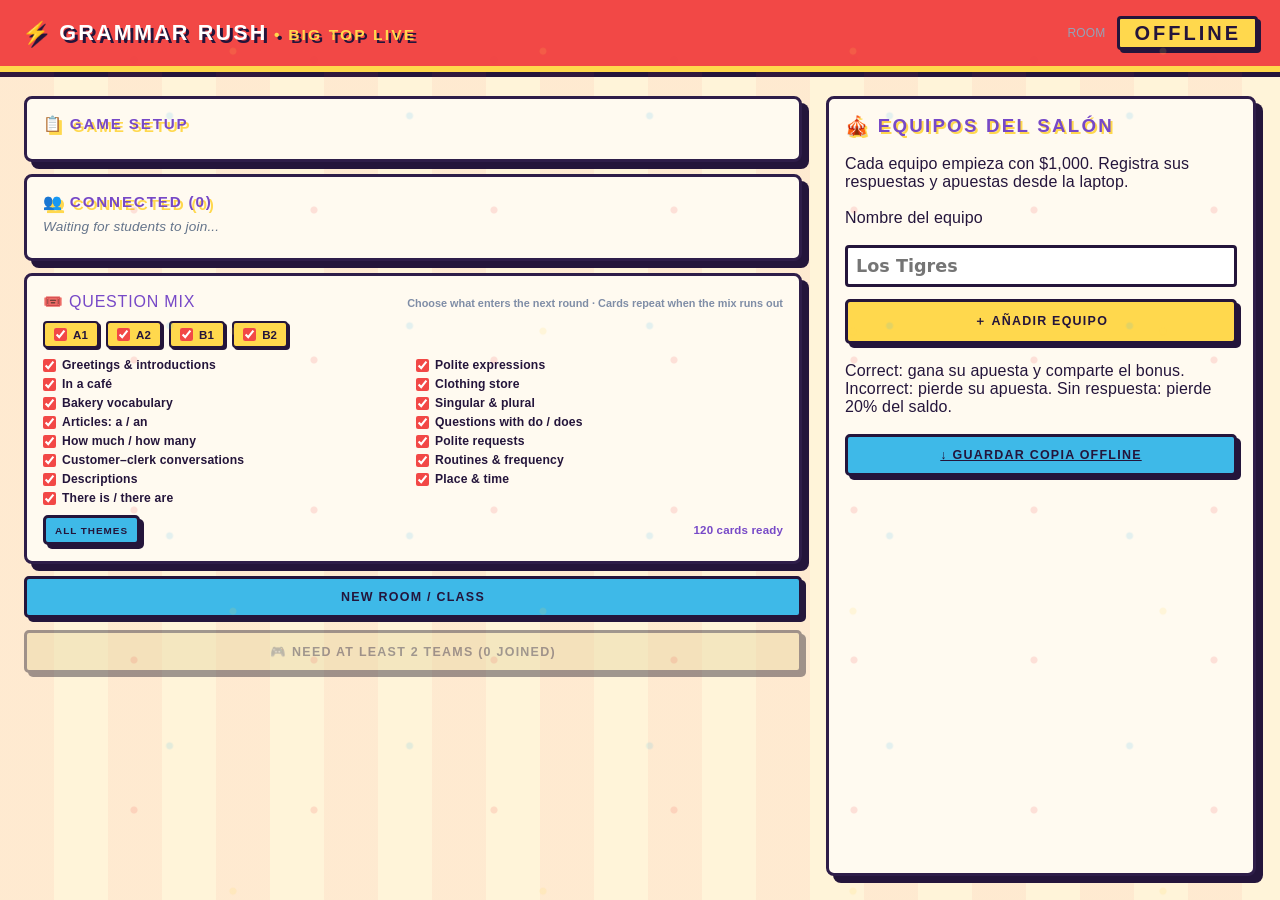
<file: offline.html>
<!DOCTYPE html>
<html lang="en">
<head>
<meta charset="UTF-8">
<meta name="viewport" content="width=device-width, initial-scale=1.0, maximum-scale=1.0, user-scalable=no">
<title>⚡ Grammar Rush</title>

<style>
*, *::before, *::after { box-sizing: border-box; margin: 0; padding: 0; }
html { font-size: 16px; }
body {
  font-family: 'Segoe UI', system-ui, -apple-system, sans-serif;
  background: #0f172a; color: #e2e8f0;
  min-height: 100vh; overflow-x: hidden;
}
.hidden { display: none !important; }
.gold { color: #f59e0b; }
.green { color: #22c55e; }
.red { color: #ef4444; }

.btn {
  display: inline-flex; align-items: center; justify-content: center; gap: 6px;
  padding: 10px 20px; border: none; border-radius: 10px;
  font-size: 0.9rem; font-weight: 700; cursor: pointer;
  transition: all 0.2s ease; text-transform: uppercase; letter-spacing: 0.5px;
}
.btn:active { transform: scale(0.96); }
.btn-gold { background: linear-gradient(135deg, #f59e0b, #d97706); color: #0f172a; }
.btn-gold:hover { background: linear-gradient(135deg, #fbbf24, #f59e0b); box-shadow: 0 0 15px rgba(245,158,11,0.4); }
.btn-green { background: linear-gradient(135deg, #22c55e, #16a34a); color: #fff; }
.btn-red { background: linear-gradient(135deg, #ef4444, #dc2626); color: #fff; }
.btn-blue { background: linear-gradient(135deg, #3b82f6, #2563eb); color: #fff; }
.btn-sm { padding: 6px 14px; font-size: 0.8rem; }
.btn-lg { padding: 14px 28px; font-size: 1.1rem; }
.btn:disabled { opacity: 0.4; cursor: not-allowed; transform: none; }

.card {
  background: rgba(30, 41, 59, 0.8);
  border: 1px solid rgba(245, 158, 11, 0.2);
  border-radius: 12px; padding: 16px;
  backdrop-filter: blur(10px);
}

input[type="text"], input[type="number"] {
  background: rgba(15, 23, 42, 0.8); border: 2px solid rgba(245, 158, 11, 0.3);
  border-radius: 8px; padding: 10px 14px; color: #e2e8f0;
  font-size: 1rem; width: 100%; outline: none; transition: border-color 0.2s;
}
input:focus { border-color: #f59e0b; }

.glow-text { text-shadow: 0 0 10px rgba(245,158,11,0.5), 0 0 30px rgba(245,158,11,0.2); }

@keyframes fadeIn { from { opacity: 0; transform: translateY(8px); } to { opacity: 1; transform: translateY(0); } }
@keyframes pulse { 0%,100% { transform: scale(1); } 50% { transform: scale(1.05); } }
@keyframes flashGreen { 0% { box-shadow: 0 0 0 0 rgba(34,197,94,0.7); } 70% { box-shadow: 0 0 20px 10px rgba(34,197,94,0); } }
@keyframes flashRed { 0% { box-shadow: 0 0 0 0 rgba(239,68,68,0.7); } 70% { box-shadow: 0 0 20px 10px rgba(239,68,68,0); } }
@keyframes confetti {
  0% { transform: translateY(0) rotate(0deg); opacity: 1; }
  100% { transform: translateY(-400px) rotate(720deg); opacity: 0; }
}
.animate-in { animation: fadeIn 0.3s ease forwards; }

/* ROLE SELECT */
#roleSelect {
  display: flex; flex-direction: column; align-items: center; justify-content: center;
  min-height: 100vh; gap: 24px; padding: 20px; text-align: center;
}
#roleSelect h1 { font-size: 2.5rem; }
#roleSelect .subtitle { color: #94a3b8; font-size: 1.1rem; margin-top: -8px; }
.role-cards { display: flex; gap: 20px; flex-wrap: wrap; justify-content: center; }
.role-card {
  width: 260px; padding: 28px; cursor: pointer; text-align: center; transition: all 0.3s ease;
}
.role-card:hover { transform: translateY(-4px); border-color: #f59e0b; box-shadow: 0 8px 30px rgba(245,158,11,0.2); }
.role-card .icon { font-size: 2.5rem; margin-bottom: 12px; }
.role-card h2 { color: #f59e0b; font-size: 1.2rem; margin-bottom: 8px; }
.role-card p { color: #94a3b8; font-size: 0.85rem; line-height: 1.4; }

/* HOST SCREEN */
#hostScreen { height: 100vh; display: flex; flex-direction: column; overflow: hidden; }

.host-header {
  display: flex; align-items: center; justify-content: space-between;
  padding: 8px 16px; flex-shrink: 0;
  background: linear-gradient(135deg, rgba(245,158,11,0.08), rgba(30,41,59,0.9));
  border-bottom: 1px solid rgba(245,158,11,0.2);
}
.host-header h1 { font-size: 1.2rem; }
.room-badge {
  background: rgba(245,158,11,0.15); border: 2px solid #f59e0b;
  padding: 4px 14px; border-radius: 8px; font-size: 1.4rem;
  font-weight: 900; color: #f59e0b; letter-spacing: 3px;
}

/* Setup */
.setup-panel {
  flex: 1; display: grid; grid-template-columns: 1fr 1fr;
  gap: 16px; padding: 16px; overflow: auto;
}
.setup-left { display: flex; flex-direction: column; gap: 12px; }
.qr-section { text-align: center; display: flex; flex-direction: column; align-items: center; justify-content: center; }
.qr-section canvas, .qr-section img { border-radius: 10px; margin: 8px auto; }
.join-link {
  background: rgba(15,23,42,0.6); border: 1px solid rgba(245,158,11,0.2);
  border-radius: 6px; padding: 8px; font-size: 0.7rem; color: #94a3b8;
  word-break: break-all; margin: 6px 0; max-width: 280px;
}
.team-count-selector { display: flex; gap: 8px; align-items: center; flex-wrap: wrap; }
.team-count-selector label { color: #94a3b8; font-weight: 600; font-size: 0.9rem; }
.team-count-btn {
  width: 38px; height: 38px; border-radius: 8px; font-weight: 700;
  border: 2px solid rgba(245,158,11,0.3); background: transparent; color: #e2e8f0;
  cursor: pointer; font-size: 1rem; transition: all 0.2s;
}
.team-count-btn.active, .team-count-btn:hover {
  background: #f59e0b; color: #0f172a; border-color: #f59e0b;
}
.connected-teams {
  display: grid; grid-template-columns: repeat(auto-fill, minmax(150px, 1fr));
  gap: 8px; margin: 8px 0;
}
.team-chip {
  display: flex; align-items: center; gap: 6px; padding: 8px 10px;
  background: rgba(34,197,94,0.1); border: 1px solid rgba(34,197,94,0.3); border-radius: 8px;
}
.team-chip .dot { width: 8px; height: 8px; border-radius: 50%; background: #22c55e; }
.team-chip .name { font-weight: 600; font-size: 0.85rem; }
.kick-btn {
  background: rgba(239, 68, 68, 0.2); border: 1px solid rgba(239, 68, 68, 0.5);
  color: #ef4444; border-radius: 50%; width: 20px; height: 20px;
  display: inline-flex; align-items: center; justify-content: center;
  font-size: 12px; cursor: pointer; padding: 0; margin-left: auto;
  transition: all 0.2s; line-height: 1;
}
.kick-btn:hover { background: #ef4444; color: #fff; }
.bet-card { position: relative; }
.bet-card .kick-btn { position: absolute; top: 6px; right: 6px; opacity: 0.5; }
.bet-card:hover .kick-btn { opacity: 1; }

/* HOST GAME LAYOUT — SINGLE VIEWPORT */
.game-layout {
  flex: 1; display: grid;
  grid-template-columns: 1fr 280px;
  grid-template-rows: auto 1fr auto;
  gap: 10px; padding: 10px;
  overflow: hidden; min-height: 0;
}
.game-left {
  grid-column: 1; grid-row: 1 / 4;
  display: flex; flex-direction: column; gap: 10px;
  min-height: 0; overflow: hidden;
}
.game-right {
  grid-column: 2; grid-row: 1 / 4;
  display: flex; flex-direction: column; gap: 10px;
  min-height: 0; overflow: hidden;
}

/* Question display */
.question-display {
  text-align: center; padding: 14px; flex-shrink: 0;
  background: linear-gradient(135deg, rgba(245,158,11,0.05), rgba(30,41,59,0.9));
  border: 2px solid rgba(245,158,11,0.3);
}
.q-number { font-size: 0.85rem; color: #94a3b8; margin-bottom: 4px; }
.q-sentence { font-size: 1.4rem; font-weight: 700; line-height: 1.3; color: #fff; }
.q-timer { font-size: 2.2rem; font-weight: 900; margin-top: 8px; transition: color 0.3s; }
.q-timer.urgent { color: #ef4444; animation: pulse 0.5s ease infinite; }

/* Answer reveal bar */
.answer-reveal {
  text-align: center; padding: 10px; flex-shrink: 0;
  border-radius: 10px; display: none;
}
.answer-reveal.show { display: block; }
.answer-reveal.legal-answer { background: rgba(34,197,94,0.15); border: 1px solid rgba(34,197,94,0.4); }
.answer-reveal.illegal-answer { background: rgba(239,68,68,0.15); border: 1px solid rgba(239,68,68,0.4); }
.answer-reveal .verdict { font-size: 1.4rem; font-weight: 900; }
.answer-reveal .correction { font-size: 1.18rem; color: #fff; margin-top: 10px; line-height: 1.45; font-weight: 800; }
.answer-reveal .answer-explanation { margin: 10px auto 0; max-width: 760px; color: #fff7d6; font-size: 1rem; line-height: 1.45; }
.answer-reveal .answer-example { margin: 10px auto 0; max-width: 760px; padding: 9px 12px; color: #241536; background: #ffe16b; border: 3px solid #241536; font-size: 1rem; line-height: 1.35; font-weight: 800; }
.level-pill { display:inline-block; padding:3px 9px; border:2px solid currentColor; border-radius:4px; font-size:.72rem; font-weight:900; letter-spacing:.08em; }
.level-A1 { color:#087f5b; background:#b7f7d8; } .level-A2 { color:#075985; background:#bae6fd; }
.level-B1 { color:#92400e; background:#fed7aa; } .level-B2 { color:#9f1239; background:#fbcfe8; }
.client-result .feedback-title { margin-top:16px; color:#ffe16b; font-size:1rem; font-weight:900; letter-spacing:.08em; text-transform:uppercase; }
.client-result .feedback-explanation { margin-top:5px; color:#fff; font-size:1.08rem; line-height:1.45; font-weight:700; }
.client-result .feedback-example { margin-top:12px; padding:10px 12px; background:#ffe16b; border:3px solid #241536; color:#241536; font-size:1rem; line-height:1.35; font-weight:800; }

/* Bets grid */
.bets-grid {
  display: grid; grid-template-columns: repeat(auto-fill, minmax(180px, 1fr));
  gap: 8px; flex: 1; overflow-y: auto; align-content: start;
  min-height: 0;
}
.bet-card {
  padding: 12px; border-radius: 10px;
  background: rgba(30,41,59,0.6); border: 2px solid rgba(100,116,139,0.3);
  transition: all 0.4s ease;
}
.bet-card.submitted { border-color: #f59e0b; background: rgba(245,158,11,0.08); }
.bet-card.correct-reveal {
  border-color: #22c55e; background: rgba(34,197,94,0.15);
  animation: flashGreen 0.6s ease;
}
.bet-card.incorrect-reveal {
  border-color: #ef4444; background: rgba(239,68,68,0.15);
  animation: flashRed 0.6s ease;
}
.bet-card.no-bet-reveal {
  border-color: #ef4444; background: rgba(239,68,68,0.15);
  animation: flashRed 0.6s ease;
}
.bet-card .team-name { font-weight: 700; font-size: 1rem; margin-bottom: 2px; }
.bet-card .balance { color: #94a3b8; font-size: 0.8rem; }
.bet-card .bet-info { margin-top: 6px; font-weight: 600; font-size: 0.95rem; }
.bet-card .bet-amount { color: #f59e0b; }
.bet-card .reveal-choice { font-weight: 700; padding: 2px 8px; border-radius: 6px; font-size: 0.75rem; margin-left: 6px; }
.bet-card .reveal-choice.legal { background: rgba(34,197,94,0.2); color: #22c55e; }
.bet-card .reveal-choice.illegal { background: rgba(239,68,68,0.2); color: #ef4444; }
.bet-card .delta { font-weight: 700; font-size: 0.9rem; margin-top: 4px; }
.bet-card .delta.positive { color: #22c55e; }
.bet-card .delta.negative { color: #ef4444; }

/* Leaderboard */
.leaderboard-panel {
  flex: 1; min-height: 0; overflow-y: auto;
  display: flex; flex-direction: column;
}
.leaderboard-panel h3 { flex-shrink: 0; margin-bottom: 8px; font-size: 0.95rem; }
.lb-rows { flex: 1; overflow-y: auto; min-height: 0; }
.lb-row {
  display: flex; align-items: center; gap: 8px; padding: 8px 10px;
  border-radius: 8px; margin-bottom: 5px;
  background: rgba(30,41,59,0.6); transition: all 0.3s;
}
.lb-row:first-child { background: rgba(245,158,11,0.15); border: 1px solid rgba(245,158,11,0.3); }
.lb-rank { font-size: 1.1rem; font-weight: 900; min-width: 28px; text-align: center; }
.lb-name { font-weight: 600; font-size: 0.9rem; flex: 1; overflow: hidden; text-overflow: ellipsis; white-space: nowrap; }
.lb-balance { font-weight: 900; font-size: 1rem; color: #f59e0b; white-space: nowrap; }

/* Host controls */
.host-controls {
  display: flex; gap: 8px; flex-wrap: wrap; justify-content: center;
  padding: 8px; border-radius: 10px; flex-shrink: 0;
  background: rgba(15,23,42,0.6); border: 1px solid rgba(100,116,139,0.2);
  grid-column: 1 / -1;
}

/* Final challenge */
.final-challenge { text-align: center; padding: 30px; }
.final-challenge h2 { font-size: 1.8rem; margin-bottom: 15px; }
.fc-team { font-size: 1.3rem; color: #f59e0b; font-weight: 700; margin: 8px 0; }
.fc-amount { font-size: 2.2rem; font-weight: 900; color: #22c55e; margin: 12px 0; }
.fc-input-group { max-width: 480px; margin: 15px auto; display: flex; gap: 8px; }
.fc-input-group input { flex: 1; font-size: 1.1rem; }
.fc-feedback { font-size: 1.1rem; margin-top: 12px; font-weight: 600; }

/* Winner */
.winner-screen { text-align: center; padding: 40px 20px; }
.winner-screen h1 { font-size: 2.5rem; margin-bottom: 15px; }
.winner-screen .crown { font-size: 5rem; }
.winner-screen .winner-name { font-size: 2.2rem; color: #f59e0b; font-weight: 900; margin: 15px 0; }
.winner-screen .winner-title { font-size: 1.5rem; color: #22c55e; }
.confetti-piece {
  position: fixed; width: 10px; height: 20px; top: -20px;
  animation: confetti 3s ease-out forwards;
}

/* CLIENT SCREEN */
#clientScreen { padding: 16px; max-width: 500px; margin: 0 auto; min-height: 100vh; }
.client-join {
  display: flex; flex-direction: column; align-items: center; justify-content: center;
  min-height: 80vh; gap: 16px; text-align: center;
}
.client-join h2 { font-size: 1.6rem; }
.client-join input { max-width: 280px; text-align: center; font-size: 1.4rem; letter-spacing: 5px; }
.client-change-class { margin-top: 4px; }
.client-join .team-input { font-size: 1rem; letter-spacing: normal; }

.client-header {
  text-align: center; padding: 12px; border-radius: 12px; margin-bottom: 12px;
  background: linear-gradient(135deg, rgba(245,158,11,0.1), rgba(30,41,59,0.8));
  border: 1px solid rgba(245,158,11,0.3);
}
.client-team-name { font-size: 1.2rem; font-weight: 700; }
.client-balance { font-size: 2.2rem; font-weight: 900; color: #f59e0b; margin: 6px 0; }
.client-status { color: #94a3b8; font-size: 0.85rem; }

.betting-panel { text-align: center; }
.choice-buttons { display: flex; gap: 10px; margin: 12px 0; }
.choice-btn {
  flex: 1; padding: 16px; font-size: 1.1rem; font-weight: 900; border-radius: 12px;
  border: 3px solid transparent; cursor: pointer; transition: all 0.2s;
}
.choice-btn.legal-btn { background: rgba(34,197,94,0.15); color: #22c55e; border-color: rgba(34,197,94,0.4); }
.choice-btn.legal-btn.selected { background: #22c55e; color: #fff; border-color: #22c55e; box-shadow: 0 0 15px rgba(34,197,94,0.5); }
.choice-btn.illegal-btn { background: rgba(239,68,68,0.15); color: #ef4444; border-color: rgba(239,68,68,0.4); }
.choice-btn.illegal-btn.selected { background: #ef4444; color: #fff; border-color: #ef4444; box-shadow: 0 0 15px rgba(239,68,68,0.5); }

.amount-section { margin: 12px 0; }
.amount-section label { display: block; color: #94a3b8; margin-bottom: 6px; font-weight: 600; }
.amount-input-row { display: flex; gap: 8px; margin-bottom: 8px; }
.amount-input-row input { flex: 1; text-align: center; font-size: 1.2rem; font-weight: 700; }
.quick-amounts { display: flex; gap: 6px; flex-wrap: wrap; justify-content: center; }
.submit-bet-btn { width: 100%; padding: 16px; font-size: 1.2rem; margin-top: 12px; }
.bet-submitted-msg { text-align: center; padding: 24px; font-size: 1.2rem; font-weight: 700; color: #f59e0b; }
.client-result { text-align: center; padding: 24px; }
.client-result .verdict { font-size: 1.8rem; font-weight: 900; margin-bottom: 8px; }
.client-result .change { font-size: 1.3rem; font-weight: 700; }
.client-waiting { text-align: center; padding: 30px; color: #94a3b8; font-size: 1.1rem; }
.client-waiting .dots::after { content: '...'; animation: pulse 1.5s ease infinite; }

@media (max-width: 768px) {
  .setup-panel { grid-template-columns: 1fr; }
  .game-layout { grid-template-columns: 1fr; grid-template-rows: auto auto 1fr auto; }
  .game-right { grid-column: 1; grid-row: auto; max-height: 200px; }
  .host-header { flex-direction: column; gap: 6px; text-align: center; }
  .q-sentence { font-size: 1.1rem; }
  .q-timer { font-size: 1.8rem; }
}

/* =========================
   ARCADE REDESIGN
   Visual layer only: game logic and screen flow stay untouched.
   ========================= */
:root {
  --ink: #f8f7ff;
  --muted: #b9b5d8;
  --night: #11102b;
  --night-2: #1b1940;
  --panel: rgba(31, 28, 68, .88);
  --panel-solid: #211d4b;
  --line: rgba(255,255,255,.14);
  --aqua: #43e6d0;
  --violet: #9d7bff;
  --pink: #ff6fae;
  --yellow: #ffd166;
  --lime: #b6f36b;
}

/* Keep the app's screen switching reliable when a screen also has a layout rule. */
#roleSelect.hidden, #hostScreen.hidden, #clientScreen.hidden { display: none !important; }

html { background: var(--night); }
body {
  color: var(--ink);
  font-family: "Trebuchet MS", "Segoe UI", sans-serif;
  background:
    radial-gradient(circle at 12% 12%, rgba(157,123,255,.22), transparent 28rem),
    radial-gradient(circle at 88% 18%, rgba(67,230,208,.14), transparent 25rem),
    linear-gradient(135deg, #11102b 0%, #171536 52%, #0e0d25 100%);
  letter-spacing: .01em;
}
body::before {
  content: ""; position: fixed; inset: 0; z-index: -1; pointer-events: none; opacity: .26;
  background-image: linear-gradient(rgba(255,255,255,.04) 1px, transparent 1px), linear-gradient(90deg, rgba(255,255,255,.04) 1px, transparent 1px);
  background-size: 34px 34px;
  mask-image: linear-gradient(to bottom, black, transparent 78%);
}
.gold, .glow-text { color: var(--yellow); }
.green { color: var(--lime); }
.red { color: #ff8bb9; }
.hidden { display: none !important; }

.btn {
  border: 1px solid rgba(255,255,255,.18); border-radius: 14px; padding: 11px 18px;
  color: var(--ink); background: var(--night-2); box-shadow: 0 5px 0 rgba(0,0,0,.22);
  font-size: .78rem; font-weight: 900; letter-spacing: .08em; text-transform: uppercase;
  transition: transform .18s ease, filter .18s ease, box-shadow .18s ease;
}
.btn:hover { filter: brightness(1.12); transform: translateY(-2px); box-shadow: 0 8px 0 rgba(0,0,0,.2), 0 0 24px rgba(157,123,255,.2); }
.btn:active { transform: translateY(2px); box-shadow: 0 2px 0 rgba(0,0,0,.22); }
.btn-gold { color: #241b42; background: linear-gradient(135deg, var(--yellow), #ffb84a); border-color: transparent; }
.btn-green { color: #13233a; background: linear-gradient(135deg, var(--lime), var(--aqua)); border-color: transparent; }
.btn-red { background: linear-gradient(135deg, #ff6fae, #e44f89); border-color: transparent; }
.btn-blue { background: linear-gradient(135deg, #6d9bff, var(--violet)); border-color: transparent; }
.btn:disabled { filter: grayscale(.6); opacity: .42; }

.card {
  background: linear-gradient(145deg, rgba(42,38,90,.94), rgba(25,23,58,.92));
  border: 1px solid var(--line); border-radius: 22px; padding: 18px;
  box-shadow: 0 16px 34px rgba(3,2,20,.22), inset 0 1px 0 rgba(255,255,255,.05);
  backdrop-filter: blur(14px);
}
input[type="text"], input[type="number"] {
  color: var(--ink); background: rgba(13,12,39,.72); border: 2px solid rgba(157,123,255,.35);
  border-radius: 13px; padding: 12px 14px; font-weight: 700; transition: border-color .2s, box-shadow .2s;
}
input:focus { border-color: var(--aqua); box-shadow: 0 0 0 4px rgba(67,230,208,.12); }

#roleSelect { position: relative; gap: 20px; padding: 36px 20px; }
#roleSelect::after { content: "READY PLAYER?"; color: var(--aqua); font-size: .68rem; font-weight: 900; letter-spacing: .28em; opacity: .8; }
#roleSelect h1 { color: var(--ink); font-size: clamp(2.4rem, 7vw, 5rem); line-height: .98; letter-spacing: -.07em; text-shadow: 5px 5px 0 rgba(157,123,255,.25), 0 0 28px rgba(67,230,208,.2); }
#roleSelect .subtitle { color: var(--muted); max-width: 480px; font-size: 1rem; }
.role-cards { gap: 16px; max-width: 680px; }
.role-card { width: min(300px, 88vw); min-height: 220px; display: flex; flex-direction: column; align-items: center; justify-content: center; position: relative; overflow: hidden; }
.role-card::before { content: ""; position: absolute; width: 110px; height: 110px; right: -38px; top: -38px; border-radius: 50%; background: rgba(67,230,208,.16); }
.role-card:hover { border-color: var(--aqua); transform: translateY(-7px) rotate(-1deg); box-shadow: 0 18px 36px rgba(67,230,208,.14); }
.role-card:nth-child(2):hover { border-color: var(--pink); transform: translateY(-7px) rotate(1deg); box-shadow: 0 18px 36px rgba(255,111,174,.14); }
.role-card .icon { font-size: 3.1rem; filter: drop-shadow(0 8px 10px rgba(0,0,0,.25)); }
.role-card h2 { color: var(--ink); font-size: 1.25rem; margin-bottom: 9px; }
.role-card p { color: var(--muted); line-height: 1.5; }

#hostScreen, #clientScreen { position: relative; }
.host-header { min-height: 68px; padding: 10px 20px; background: rgba(15,14,42,.76); border-bottom: 1px solid var(--line); box-shadow: 0 8px 28px rgba(0,0,0,.16); }
.host-header h1 { color: var(--ink); font-size: 1.25rem; letter-spacing: -.03em; }
.room-badge { color: var(--yellow); background: rgba(255,209,102,.1); border: 2px solid var(--yellow); border-radius: 12px; box-shadow: 0 0 18px rgba(255,209,102,.15); }
.setup-panel { gap: 20px; padding: 20px; }
.setup-left { gap: 16px; }
.setup-panel .card h3, .qr-section h3 { color: var(--aqua) !important; letter-spacing: .04em; }
.team-count-selector label { color: var(--muted); }
.team-count-btn { border-radius: 12px; border-color: rgba(157,123,255,.45); color: var(--ink); }
.team-count-btn.active, .team-count-btn:hover { color: #251c48; background: var(--aqua); border-color: var(--aqua); box-shadow: 0 0 18px rgba(67,230,208,.25); }
.connected-teams { gap: 10px; }
.team-chip { background: rgba(182,243,107,.08); border-color: rgba(182,243,107,.32); border-radius: 12px; }
.team-chip .dot { background: var(--lime); box-shadow: 0 0 8px var(--lime); }
.join-link { background: rgba(13,12,39,.55); border-color: var(--line); border-radius: 10px; }
.qr-section canvas, .qr-section img { border: 8px solid white; box-shadow: 0 8px 22px rgba(0,0,0,.26); }

.game-layout { gap: 16px; padding: 16px; }
.game-left, .game-right { gap: 14px; }
.question-display { padding: 22px; background: linear-gradient(145deg, rgba(67,230,208,.12), rgba(42,38,90,.92)); border: 1px solid rgba(67,230,208,.46); border-radius: 22px; }
.q-number { color: var(--aqua); text-transform: uppercase; letter-spacing: .12em; font-weight: 900; }
.q-sentence { color: var(--ink); font-size: clamp(1.25rem, 2.5vw, 2rem); }
.q-timer { color: var(--yellow); font-size: 2.7rem; text-shadow: 0 0 18px rgba(255,209,102,.35); }
.q-timer.urgent { color: var(--pink); }
.answer-reveal.legal-answer { background: rgba(182,243,107,.12); border-color: rgba(182,243,107,.45); }
.answer-reveal.illegal-answer { background: rgba(255,111,174,.12); border-color: rgba(255,111,174,.45); }
.answer-reveal .verdict { color: var(--ink); }
.answer-reveal .correction { color: var(--muted); }
.bets-grid { gap: 12px; }
.bet-card { background: rgba(31,28,68,.72); border-color: rgba(255,255,255,.12); border-radius: 16px; padding: 14px; }
.bet-card.submitted { border-color: var(--yellow); background: rgba(255,209,102,.1); }
.bet-card.correct-reveal { border-color: var(--lime); background: rgba(182,243,107,.13); }
.bet-card.incorrect-reveal, .bet-card.no-bet-reveal { border-color: var(--pink); background: rgba(255,111,174,.12); }
.bet-card .balance { color: var(--muted); }
.bet-card .bet-amount { color: var(--yellow); }
.leaderboard-panel { padding: 18px; background: linear-gradient(145deg, rgba(42,38,90,.94), rgba(25,23,58,.92)); border: 1px solid var(--line); border-radius: 22px; box-shadow: 0 16px 34px rgba(3,2,20,.22); }
.leaderboard-panel h3 { color: var(--aqua) !important; text-transform: uppercase; letter-spacing: .08em; }
.lb-row { padding: 10px 12px; border: 1px solid rgba(255,255,255,.06); background: rgba(16,15,43,.54); border-radius: 12px; }
.lb-row:first-child { background: rgba(255,209,102,.13); border-color: rgba(255,209,102,.4); }
.lb-balance { color: var(--yellow); }
.host-controls { gap: 10px; padding: 12px; background: rgba(13,12,39,.72); border: 1px solid var(--line); border-radius: 18px; }

.final-challenge, .winner-screen { background: linear-gradient(145deg, rgba(42,38,90,.96), rgba(25,23,58,.96)); }
.final-challenge h2, .winner-screen h1 { color: var(--ink); }
.fc-team, .winner-screen .winner-name { color: var(--yellow); }
.fc-amount, .winner-screen .winner-title { color: var(--lime); }
.winner-screen .crown { filter: drop-shadow(0 0 22px rgba(255,209,102,.38)); }

#clientScreen { max-width: 560px; padding: 20px; }
.client-join { min-height: 88vh; }
.client-join h2 { color: var(--ink); font-size: 2rem; letter-spacing: -.04em; }
.client-join label, .amount-section label { color: var(--muted) !important; }
.client-header { background: linear-gradient(145deg, rgba(67,230,208,.13), rgba(42,38,90,.92)); border-color: rgba(67,230,208,.38); border-radius: 22px; padding: 18px; }
.client-team-name { color: var(--ink); }
.client-balance { color: var(--yellow); text-shadow: 0 0 16px rgba(255,209,102,.3); }
.client-status { color: var(--muted); }
.betting-panel, .client-result, .client-waiting, .bet-submitted-msg { background: linear-gradient(145deg, rgba(42,38,90,.94), rgba(25,23,58,.92)); border: 1px solid var(--line); border-radius: 22px; padding: 22px; }
.choice-buttons { gap: 12px; }
.choice-btn { border-radius: 16px; transition: transform .18s, box-shadow .18s; }
.choice-btn:hover { transform: translateY(-3px); }
.choice-btn.legal-btn { color: var(--lime); background: rgba(182,243,107,.1); border-color: rgba(182,243,107,.4); }
.choice-btn.legal-btn.selected { color: #15213c; background: var(--lime); border-color: var(--lime); box-shadow: 0 0 22px rgba(182,243,107,.35); }
.choice-btn.illegal-btn { color: #ff9ac1; background: rgba(255,111,174,.1); border-color: rgba(255,111,174,.4); }
.choice-btn.illegal-btn.selected { color: #2b183d; background: var(--pink); border-color: var(--pink); box-shadow: 0 0 22px rgba(255,111,174,.35); }
.quick-amounts { gap: 8px; }
.submit-bet-btn { color: #241b42; background: linear-gradient(135deg, var(--yellow), #ffb84a); }
.client-waiting { color: var(--muted); }

@media (max-width: 768px) {
  .setup-panel, .game-layout { padding: 14px; gap: 14px; }
  .host-header { min-height: 76px; }
  .host-header h1 { font-size: 1.05rem; }
  .room-badge { font-size: 1.15rem; }
  .question-display { padding: 17px 14px; }
  .game-right { max-height: 230px; }
  .host-controls .btn { flex: 1 1 auto; }
}

/* =========================
   GRAMMAR RUSH / ARENA UI
   A structural arcade redesign layered on the existing game screens.
   ========================= */
:root {
  --arena-bg: #080b16;
  --arena-panel: #101727;
  --arena-panel-2: #151f32;
  --arena-ink: #f5f7ff;
  --arena-muted: #7f8da6;
  --arena-line: #2b3a55;
  --arena-cyan: #3de4db;
  --arena-orange: #ff9e45;
  --arena-hot: #ff4f81;
  --arena-lime: #c2ff5a;
  --arena-radius: 9px;
}

body {
  font-family: "Arial Narrow", "Roboto Condensed", "Segoe UI", sans-serif;
  background: var(--arena-bg);
  color: var(--arena-ink);
  background-image:
    linear-gradient(90deg, rgba(61,228,219,.04) 1px, transparent 1px),
    linear-gradient(rgba(61,228,219,.04) 1px, transparent 1px),
    radial-gradient(ellipse at 50% -20%, rgba(61,228,219,.12), transparent 58%);
  background-size: 28px 28px, 28px 28px, auto;
}
body::before { opacity: .7; background-size: 56px 56px; mask-image: linear-gradient(to bottom, black, transparent 92%); }

.card, .leaderboard-panel, .betting-panel, .client-result, .client-waiting, .bet-submitted-msg {
  border-radius: var(--arena-radius);
  border: 1px solid var(--arena-line);
  background: linear-gradient(135deg, rgba(21,31,50,.98), rgba(12,18,32,.98));
  box-shadow: 0 14px 35px rgba(0,0,0,.28), inset 0 1px 0 rgba(255,255,255,.04);
}
.card::before, .leaderboard-panel::before, .betting-panel::before { pointer-events:none; }
.btn {
  position: relative; overflow: hidden; border-radius: 5px; border: 0;
  padding: 11px 17px; min-height: 40px; box-shadow: 0 4px 0 rgba(0,0,0,.32);
  clip-path: polygon(0 0, calc(100% - 8px) 0, 100% 8px, 100% 100%, 8px 100%, 0 calc(100% - 8px));
  letter-spacing: .12em; font-size: .72rem;
  transition: transform .14s ease, filter .14s ease, box-shadow .14s ease;
}
.btn::after { content:""; position:absolute; inset:0; background:linear-gradient(100deg,transparent 35%,rgba(255,255,255,.2) 50%,transparent 65%); transform:translateX(-120%); transition:transform .45s ease; }
.btn:hover::after { transform:translateX(120%); }
.btn:hover { transform: translateY(-2px); filter: brightness(1.12); box-shadow: 0 7px 0 rgba(0,0,0,.3), 0 0 20px rgba(61,228,219,.16); }
.btn:active { transform: translateY(2px); box-shadow: 0 1px 0 rgba(0,0,0,.3); }
.btn-gold { color: #1b1421; background: linear-gradient(135deg, var(--arena-orange), #ffce68); }
.btn-blue { color: #071821; background: linear-gradient(135deg, var(--arena-cyan), #65b9ff); }
.btn-green { color: #10190d; background: linear-gradient(135deg, var(--arena-lime), #5ce6c1); }
.btn-red { color: #fff; background: linear-gradient(135deg, var(--arena-hot), #bd3d9e); }

/* Start screen: split stage + role dock */
#roleSelect { display:grid; grid-template-columns:minmax(0,1fr) minmax(280px,420px); grid-template-rows:auto 1fr auto; align-items:center; justify-items:stretch; gap:0 7vw; max-width:1180px; margin:auto; padding:clamp(32px,8vh,100px) 36px; text-align:left; }
#roleSelect h1 { grid-column:1; grid-row:1; max-width:680px; color:var(--arena-ink); font-family:Impact, "Arial Narrow", sans-serif; font-size:clamp(3.2rem,7vw,7.2rem); font-weight:900; letter-spacing:.015em; line-height:.83; text-transform:uppercase; text-shadow:7px 7px 0 #1c3150; }
#roleSelect h1::after { content:" / CLASSROOM ARENA"; display:block; margin-top:19px; color:var(--arena-cyan); font:900 clamp(.8rem,1.5vw,1.15rem)/1 "Arial Narrow",sans-serif; letter-spacing:.3em; text-shadow:none; }
#roleSelect .subtitle { grid-column:1; grid-row:2; align-self:start; max-width:540px; margin-top:28px; color:var(--arena-muted); font-size:1rem; line-height:1.5; }
#roleSelect::after { grid-column:1; grid-row:3; justify-self:start; content:"INSERT COINS  •  PICK YOUR SIDE  •  PLAY"; color:var(--arena-orange); font-size:.64rem; font-weight:900; letter-spacing:.24em; }
.role-cards { grid-column:2; grid-row:1 / 4; display:grid; grid-template-columns:1fr; gap:13px; width:100%; }
.role-card { width:100%; min-height:180px; padding:22px; align-items:flex-start; justify-content:flex-end; text-align:left; border-radius:var(--arena-radius); border:1px solid var(--arena-line); background:linear-gradient(145deg,#182943,#0e1626); overflow:hidden; }
.role-card::before { width:230px; height:230px; right:-95px; top:-105px; background:var(--arena-cyan); opacity:.12; mix-blend-mode:screen; }
.role-card::after { content:"01"; position:absolute; top:15px; left:18px; color:var(--arena-cyan); font:900 2.5rem/1 Impact,sans-serif; opacity:.9; }
.role-card:nth-child(2)::after { content:"02"; color:var(--arena-hot); }
.role-card:hover, .role-card:nth-child(2):hover { transform:translateX(8px); border-color:var(--arena-cyan); box-shadow:12px 12px 0 rgba(61,228,219,.08), 0 0 24px rgba(61,228,219,.16); }
.role-card:nth-child(2):hover { border-color:var(--arena-hot); box-shadow:12px 12px 0 rgba(255,79,129,.08), 0 0 24px rgba(255,79,129,.16); }
.role-card .icon { position:absolute; right:22px; top:22px; margin:0; font-size:2.6rem; filter:grayscale(.1) drop-shadow(0 7px 0 rgba(0,0,0,.25)); }
.role-card h2 { color:var(--arena-ink); margin:0 0 6px; font:900 1.08rem/1 Impact,"Arial Narrow",sans-serif; letter-spacing:.07em; text-transform:uppercase; }
.role-card p { max-width:240px; color:var(--arena-muted); font-size:.82rem; line-height:1.4; }

/* Teacher console */
#hostScreen { background:linear-gradient(180deg,#080b16,#0b101c); }
.host-header { min-height:58px; padding:9px 18px; background:#0e1626; border-bottom:2px solid var(--arena-cyan); box-shadow:0 5px 0 rgba(61,228,219,.08); }
.host-header h1 { color:var(--arena-ink); font:900 1rem/1 Impact,"Arial Narrow",sans-serif; letter-spacing:.12em; text-transform:uppercase; }
.host-header h1::after { content:" // LIVE"; color:var(--arena-cyan); font-size:.72em; }
.room-badge { border-radius:4px; border:1px solid var(--arena-orange); background:#241b1c; color:var(--arena-orange); font:900 1.25rem/1 Impact,sans-serif; box-shadow:4px 4px 0 rgba(255,158,69,.16); }
.setup-panel { grid-template-columns:minmax(0,1fr) minmax(340px,420px); gap:18px; padding:18px; }
.setup-left { gap:12px; }
.setup-panel .card { padding:16px; }
.setup-panel .card h3, .qr-section h3, .leaderboard-panel h3 { color:var(--arena-cyan) !important; font-family:Impact,"Arial Narrow",sans-serif; letter-spacing:.12em; text-transform:uppercase; }
.team-count-btn { border-radius:4px; border-color:#405473; background:#0c1423; }
.team-count-btn.active, .team-count-btn:hover { color:#071821; background:var(--arena-cyan); border-color:var(--arena-cyan); box-shadow:3px 3px 0 rgba(61,228,219,.2); }
.team-chip { border-radius:4px; background:#15251f; border-color:#345e4b; }
.team-chip .dot { background:var(--arena-lime); box-shadow:0 0 8px var(--arena-lime); }
.qr-section { position:relative; }
.qr-section::after { content:"SCAN / JOIN"; position:absolute; right:14px; top:15px; color:var(--arena-orange); font:900 .62rem Impact,sans-serif; letter-spacing:.12em; }
.qr-section canvas, .qr-section img { border:5px solid #f8f3e7; border-radius:3px; box-shadow:8px 8px 0 rgba(255,158,69,.13); }
.join-link { border-radius:3px; border-color:#2b3a55; }

/* Game stage */
.game-layout { grid-template-columns:minmax(0,1fr) 300px; gap:14px; padding:14px; }
.question-display { border-radius:var(--arena-radius); background:#101c2d; border:1px solid var(--arena-cyan); box-shadow:0 0 0 5px rgba(61,228,219,.05), 10px 10px 0 rgba(61,228,219,.08); }
.q-number { color:var(--arena-orange); font-family:Impact,sans-serif; letter-spacing:.18em; text-transform:uppercase; }
.q-sentence { font-family:"Arial Narrow","Segoe UI",sans-serif; letter-spacing:.01em; }
.q-timer { font-family:Impact,sans-serif; color:var(--arena-orange); }
.bet-card { border-radius:5px; background:#111a2a; border-color:#293a56; }
.bet-card.submitted { border-color:var(--arena-orange); background:#2c211b; box-shadow:4px 4px 0 rgba(255,158,69,.1); }
.bet-card.correct-reveal { border-color:var(--arena-lime); background:#172718; }
.bet-card.incorrect-reveal, .bet-card.no-bet-reveal { border-color:var(--arena-hot); background:#291722; }
.leaderboard-panel { padding:14px; }
.lb-row { border-radius:4px; background:#0d1523; border-color:#24344e; }
.lb-row:first-child { background:#302618; border-color:var(--arena-orange); }
.lb-balance { color:var(--arena-orange); }
.host-controls { border-radius:5px; background:#0d1523; border-color:#293a55; }

/* Student phone / tablet: clear thumb-first controls */
#clientScreen { max-width:540px; padding:14px; }
.client-join { min-height:92vh; justify-content:center; }
.client-join h2 { color:var(--arena-ink); font:900 2.2rem/1 Impact,"Arial Narrow",sans-serif; letter-spacing:.04em; text-transform:uppercase; }
.client-join h2::before { content:"PLAYER 02 / "; color:var(--arena-hot); font-size:.45em; letter-spacing:.15em; vertical-align:middle; }
.client-join input { border-radius:5px; background:#0c1423; }
.client-header { position:relative; margin-bottom:10px; padding:14px; border-radius:var(--arena-radius); background:#101c2d; border:1px solid var(--arena-cyan); }
.client-team-name { font-family:Impact,"Arial Narrow",sans-serif; letter-spacing:.08em; text-transform:uppercase; }
.client-balance { color:var(--arena-orange); font-family:Impact,sans-serif; }
.betting-panel, .client-result, .client-waiting, .bet-submitted-msg { padding:16px; }
.betting-panel h3 { font:900 1.1rem/1 Impact,"Arial Narrow",sans-serif; letter-spacing:.08em; text-transform:uppercase; }
.choice-buttons { gap:8px; }
.choice-btn { min-height:74px; border-radius:5px; clip-path:polygon(0 0,calc(100% - 10px) 0,100% 10px,100% 100%,10px 100%,0 calc(100% - 10px)); }
.choice-btn.legal-btn { color:var(--arena-lime); background:#162718; border:2px solid #4b7d4b; }
.choice-btn.legal-btn.selected { color:#071821; background:var(--arena-lime); border-color:var(--arena-lime); box-shadow:5px 5px 0 rgba(194,255,90,.14); }
.choice-btn.illegal-btn { color:#ff91b0; background:#281722; border:2px solid #79364d; }
.choice-btn.illegal-btn.selected { color:#fff; background:var(--arena-hot); border-color:var(--arena-hot); box-shadow:5px 5px 0 rgba(255,79,129,.14); }
.quick-amounts .btn { min-height:36px; padding:8px 10px; }
.submit-bet-btn { min-height:52px; font-size:.8rem; }

@media (max-width: 900px) {
  #roleSelect { grid-template-columns:1fr; grid-template-rows:auto auto auto auto; gap:18px; min-height:100vh; padding:28px 20px; }
  #roleSelect h1, #roleSelect .subtitle, #roleSelect::after, .role-cards { grid-column:1; }
  #roleSelect h1 { grid-row:1; font-size:clamp(3rem,14vw,5rem); }
  #roleSelect .subtitle { grid-row:2; margin-top:0; }
  .role-cards { grid-row:3; }
  #roleSelect::after { grid-row:4; }
}
@media (max-width: 768px) {
  .setup-panel { grid-template-columns:1fr; }
  .game-layout { grid-template-columns:1fr; }
  .game-right { max-height:230px; }
  .host-controls { position:sticky; bottom:8px; z-index:2; }
}

/* =========================
   CIRCUS PARK / FUNFAIR EDITION
   Bright, theatrical layout direction. This intentionally replaces the
   dark dashboard treatment above while keeping the game DOM and logic.
   ========================= */
:root {
  --park-cream: #fff4d9;
  --park-paper: #fffaf0;
  --park-ink: #24153b;
  --park-red: #f24846;
  --park-yellow: #ffd84d;
  --park-blue: #3eb9e8;
  --park-purple: #7749c7;
  --park-green: #7dcf70;
  --park-pink: #f58bb2;
  --park-line: #2e1d49;
  --park-shadow: 7px 7px 0 var(--park-ink);
}

html, body { background: var(--park-cream) !important; color: var(--park-ink) !important; }
body {
  font-family: "Trebuchet MS", "Arial Rounded MT Bold", sans-serif;
  background-image:
    radial-gradient(circle at 12% 15%, rgba(245,139,178,.44) 0 4px, transparent 5px),
    radial-gradient(circle at 76% 23%, rgba(62,185,232,.42) 0 5px, transparent 6px),
    radial-gradient(circle at 32% 84%, rgba(125,207,112,.4) 0 4px, transparent 5px),
    linear-gradient(135deg, rgba(255,255,255,.55), transparent 45%),
    var(--park-cream) !important;
  background-size: 91px 83px, 127px 119px, 113px 97px, auto, auto !important;
}
body::before { opacity: .38 !important; background-image: repeating-linear-gradient(90deg, rgba(242,72,70,.08) 0 30px, transparent 30px 60px) !important; background-size: 100% 100% !important; mask-image: none !important; }
body::after { content:""; position:fixed; inset:0; pointer-events:none; z-index:50; opacity:.14; background-image: radial-gradient(circle, var(--park-red) 0 3px, transparent 4px), radial-gradient(circle, var(--park-blue) 0 3px, transparent 4px), radial-gradient(circle, var(--park-yellow) 0 3px, transparent 4px); background-size: 180px 150px, 240px 210px, 310px 280px; background-position: 4% 18%, 74% 32%, 40% 76%; }

.gold, .glow-text { color: var(--park-red) !important; text-shadow: 3px 3px 0 var(--park-yellow) !important; }
.green { color: #278c4b !important; }
.red { color: var(--park-red) !important; }
.card, .leaderboard-panel, .betting-panel, .client-result, .client-waiting, .bet-submitted-msg {
  border: 3px solid var(--park-line) !important;
  border-radius: 8px !important;
  background: var(--park-paper) !important;
  color: var(--park-ink) !important;
  box-shadow: var(--park-shadow) !important;
  backdrop-filter: none !important;
}
.btn {
  color: var(--park-ink) !important;
  border: 3px solid var(--park-ink) !important;
  border-radius: 5px !important;
  clip-path: none !important;
  box-shadow: 4px 4px 0 var(--park-ink) !important;
  font-family: Impact, "Arial Narrow", sans-serif !important;
  font-size: .78rem !important;
  letter-spacing: .1em !important;
  transition: transform .12s ease, box-shadow .12s ease, filter .12s ease !important;
}
.btn::after { display:none !important; }
.btn:hover { transform: translate(-2px,-3px) rotate(-1deg) !important; filter: saturate(1.25) brightness(1.04) !important; box-shadow: 7px 8px 0 var(--park-ink), 0 0 0 4px rgba(255,216,77,.45) !important; }
.btn:active { transform: translate(3px,3px) rotate(1deg) !important; box-shadow: 1px 1px 0 var(--park-ink) !important; }
.btn-gold { background: var(--park-yellow) !important; }
.btn-blue { background: var(--park-blue) !important; }
.btn-green { background: var(--park-green) !important; }
.btn-red { color: white !important; background: var(--park-red) !important; }

/* Home: circus marquee and ticket booth */
#roleSelect {
  position:relative; display:grid !important; grid-template-columns:minmax(0,1.1fr) minmax(360px,.9fr) !important; grid-template-rows:auto 1fr auto !important;
  max-width:1240px !important; min-height:100vh; gap:22px 54px !important; padding:52px 38px 38px !important; text-align:left !important; overflow:hidden;
}
#roleSelect::before { content:"✦  ✷  ✦  ✷  ✦"; position:absolute; top:13px; left:0; right:0; color:var(--park-purple); font-size:1.3rem; letter-spacing:2.3em; text-align:center; }
#roleSelect h1 { grid-column:1 !important; grid-row:1 / 3 !important; align-self:center !important; max-width:620px !important; color:var(--park-red) !important; font-family:Impact, "Arial Black", sans-serif !important; font-size:clamp(4rem,8vw,8rem) !important; line-height:.82 !important; letter-spacing:.025em !important; text-transform:uppercase !important; text-shadow:8px 8px 0 var(--park-yellow), 13px 13px 0 var(--park-ink) !important; transform:rotate(-3deg); }
#roleSelect h1::after { content:"THE GRAMMAR CIRCUS" !important; display:block; margin-top:28px; color:var(--park-blue) !important; font:900 clamp(.9rem,1.8vw,1.4rem)/1 Impact, sans-serif !important; letter-spacing:.24em; text-shadow:3px 3px 0 var(--park-ink) !important; }
#roleSelect .subtitle { grid-column:1 !important; grid-row:3 !important; align-self:end; max-width:500px; margin:0 !important; color:var(--park-ink) !important; font-weight:800; font-size:1rem; line-height:1.45; transform:rotate(-1deg); }
#roleSelect::after { grid-column:2 !important; grid-row:3 !important; justify-self:end; content:"ADMIT ONE  •  PLAY LOUD  •  LEARN LOUDER" !important; color:var(--park-purple) !important; font:900 .7rem Impact,sans-serif; letter-spacing:.15em; }
.role-cards { grid-column:2 !important; grid-row:1 / 3 !important; display:flex !important; flex-direction:column !important; gap:22px !important; width:100% !important; align-self:center; }
.role-card { position:relative; width:100% !important; min-height:210px !important; padding:30px 28px !important; display:flex !important; align-items:flex-start !important; justify-content:flex-end !important; border:3px solid var(--park-ink) !important; border-radius:8px !important; background:var(--park-yellow) !important; box-shadow:var(--park-shadow) !important; text-align:left !important; overflow:hidden; transform:rotate(2deg); }
.role-card:nth-child(2) { background:var(--park-blue) !important; transform:rotate(-2deg); }
.role-card::before { content:""; position:absolute; inset:0 0 auto 0; height:45px; background:repeating-linear-gradient(135deg, rgba(255,255,255,.62) 0 15px, transparent 15px 30px); opacity:.65; }
.role-card::after { content:"TEACHER TICKET"; position:absolute; right:18px; top:17px; color:var(--park-red); font:900 .72rem Impact,sans-serif; letter-spacing:.1em; transform:rotate(2deg); }
.role-card:nth-child(2)::after { content:"PLAYER TICKET"; color:var(--park-purple); transform:rotate(-2deg); }
.role-card:hover, .role-card:nth-child(2):hover { transform:translateY(-8px) rotate(0deg) !important; border-color:var(--park-red) !important; }
.role-card .icon { position:absolute; right:24px; bottom:28px; font-size:4rem; margin:0; filter:drop-shadow(4px 4px 0 rgba(36,21,59,.35)); }
.role-card h2 { color:var(--park-ink) !important; margin:0 0 7px !important; font:900 1.35rem/1 Impact,"Arial Narrow",sans-serif !important; letter-spacing:.06em; text-transform:uppercase; }
.role-card p { max-width:240px; color:var(--park-ink) !important; font-weight:700; font-size:.84rem; line-height:1.45; }

/* Host: concession stand / game board */
#hostScreen { background:var(--park-cream) !important; }
.host-header { min-height:72px !important; padding:12px 22px !important; background:var(--park-red) !important; border:0 !important; border-bottom:6px solid var(--park-yellow) !important; box-shadow:0 5px 0 var(--park-ink) !important; }
.host-header h1 { color:#fff !important; font:900 1.35rem/1 Impact,sans-serif !important; letter-spacing:.1em; text-shadow:3px 3px 0 var(--park-ink) !important; }
.host-header h1::after { content:" • BIG TOP LIVE" !important; color:var(--park-yellow) !important; }
.room-badge { border:3px solid var(--park-ink) !important; border-radius:4px !important; background:var(--park-yellow) !important; color:var(--park-ink) !important; box-shadow:3px 3px 0 var(--park-ink) !important; }
.setup-panel { grid-template-columns:minmax(0,1fr) minmax(350px,430px) !important; gap:24px !important; padding:24px !important; background:repeating-linear-gradient(90deg, rgba(242,72,70,.06) 0 54px, transparent 54px 108px); }
.setup-panel .card h3, .qr-section h3, .leaderboard-panel h3 { color:var(--park-purple) !important; font-family:Impact,sans-serif !important; letter-spacing:.12em; text-transform:uppercase; text-shadow:2px 2px 0 var(--park-yellow); }
.team-count-btn { border:3px solid var(--park-ink) !important; border-radius:4px !important; background:white !important; color:var(--park-ink) !important; box-shadow:2px 2px 0 var(--park-ink); }
.team-count-btn.active, .team-count-btn:hover { background:var(--park-green) !important; border-color:var(--park-ink) !important; box-shadow:3px 3px 0 var(--park-ink); }
.team-chip { border:2px dashed var(--park-purple) !important; border-radius:4px !important; background:#f3e8ff !important; color:var(--park-ink); }
.team-chip .dot { background:var(--park-green); box-shadow:none; }
.qr-section { background:var(--park-yellow) !important; transform:rotate(1deg); }
.qr-section::after { content:"TAKE YOUR TICKET" !important; color:var(--park-red) !important; font:900 .7rem Impact,sans-serif; letter-spacing:.12em; }
.qr-section canvas, .qr-section img { border:8px solid white !important; border-radius:0 !important; box-shadow:5px 5px 0 var(--park-ink) !important; }
.join-link { background:white !important; border:2px dashed var(--park-ink) !important; color:var(--park-ink) !important; border-radius:3px !important; }

/* Question stage */
.game-layout { grid-template-columns:minmax(0,1fr) 300px !important; gap:20px !important; padding:20px !important; background:repeating-linear-gradient(0deg, rgba(119,73,199,.06) 0 42px, transparent 42px 84px); }
.question-display { border:4px solid var(--park-ink) !important; border-radius:7px !important; background:var(--park-blue) !important; box-shadow:var(--park-shadow) !important; transform:rotate(-.4deg); }
.q-number { color:var(--park-red) !important; font:900 .95rem Impact,sans-serif; letter-spacing:.14em; text-transform:uppercase; text-shadow:1px 1px 0 white; }
.q-sentence { color:var(--park-ink) !important; font-weight:900; }
.q-timer { color:var(--park-red) !important; font-family:Impact,sans-serif; text-shadow:2px 2px 0 white; }
.bet-card { border:3px solid var(--park-ink) !important; border-radius:6px !important; background:var(--park-paper) !important; box-shadow:4px 4px 0 rgba(36,21,59,.55) !important; }
.bet-card.submitted { border-color:var(--park-orange, #ef791e) !important; background:#fff0c4 !important; }
.bet-card.correct-reveal { border-color:#278c4b !important; background:#e5f8d6 !important; }
.bet-card.incorrect-reveal, .bet-card.no-bet-reveal { border-color:var(--park-red) !important; background:#ffe0e9 !important; }
.leaderboard-panel { background:var(--park-purple) !important; color:white !important; }
.leaderboard-panel h3 { color:var(--park-yellow) !important; text-shadow:2px 2px 0 var(--park-ink) !important; }
.lb-row { border:2px solid var(--park-ink) !important; border-radius:4px !important; background:var(--park-paper) !important; color:var(--park-ink); }
.lb-row:first-child { background:var(--park-yellow) !important; }
.lb-balance { color:var(--park-red) !important; }
.host-controls { border:3px solid var(--park-ink) !important; border-radius:5px !important; background:var(--park-yellow) !important; }

/* Player ticket / controls */
#clientScreen { max-width:560px !important; padding:20px 16px !important; background:var(--park-cream); }
.client-join { min-height:92vh; }
.client-join h2 { color:var(--park-red) !important; font:900 2.5rem/.9 Impact,sans-serif !important; letter-spacing:.04em; text-transform:uppercase; text-shadow:3px 3px 0 var(--park-yellow) !important; }
.client-join h2::before { content:"PLAYER TICKET / " !important; color:var(--park-purple) !important; font:900 .45em/1 Impact,sans-serif; text-shadow:none !important; }
.client-join input, .amount-input-row input { border:3px solid var(--park-ink) !important; border-radius:4px !important; background:white !important; color:var(--park-ink) !important; box-shadow:3px 3px 0 var(--park-ink) !important; }
.client-join label, .amount-section label { color:var(--park-purple) !important; font-weight:900 !important; text-transform:uppercase; letter-spacing:.08em; }
.client-header { border:4px solid var(--park-ink) !important; border-radius:6px !important; background:var(--park-yellow) !important; box-shadow:var(--park-shadow) !important; }
.client-team-name { color:var(--park-ink) !important; font:900 1.2rem Impact,sans-serif; }
.client-balance { color:var(--park-red) !important; font:900 2.5rem Impact,sans-serif; text-shadow:2px 2px 0 white !important; }
.client-status { color:var(--park-ink) !important; font-weight:800; }
.betting-panel, .client-result, .client-waiting, .bet-submitted-msg { border:3px solid var(--park-ink) !important; background:white !important; box-shadow:var(--park-shadow) !important; }
.betting-panel h3 { color:var(--park-purple) !important; font:900 1.25rem Impact,sans-serif; letter-spacing:.05em; }
.choice-btn { border:4px solid var(--park-ink) !important; border-radius:6px !important; box-shadow:4px 4px 0 var(--park-ink); min-height:82px; transition:transform .12s,box-shadow .12s,filter .12s !important; }
.choice-btn:hover { transform:translateY(-4px) rotate(-1deg); filter:saturate(1.2); }
.choice-btn.legal-btn { color:var(--park-ink) !important; background:var(--park-green) !important; }
.choice-btn.legal-btn.selected { background:var(--park-yellow) !important; box-shadow:1px 1px 0 var(--park-ink) !important; transform:translate(3px,3px) !important; }
.choice-btn.illegal-btn { color:var(--park-ink) !important; background:var(--park-pink) !important; }
.choice-btn.illegal-btn.selected { background:var(--park-red) !important; color:white !important; box-shadow:1px 1px 0 var(--park-ink) !important; transform:translate(3px,3px) !important; }

@media (max-width: 900px) {
  #roleSelect { grid-template-columns:1fr !important; grid-template-rows:auto auto auto auto !important; gap:22px !important; padding:48px 20px 28px !important; }
  #roleSelect h1, #roleSelect .subtitle, #roleSelect::after, .role-cards { grid-column:1 !important; }
  #roleSelect h1 { grid-row:1 !important; font-size:clamp(3.5rem,15vw,6rem) !important; }
  #roleSelect .subtitle { grid-row:2 !important; }
  .role-cards { grid-row:3 !important; }
  #roleSelect::after { grid-row:4 !important; justify-self:start; }
}
@media (max-width: 768px) {
  .setup-panel { grid-template-columns:1fr !important; padding:15px !important; }
  .qr-section { min-height:430px; }
  .game-layout { grid-template-columns:1fr !important; padding:14px !important; }
  .game-right { max-height:240px; }
  .host-controls { position:sticky; bottom:8px; z-index:3; }
  .choice-buttons { gap:8px; }
  .choice-btn { min-height:72px; font-size:.95rem; }
}

.topic-picker-card { min-width: 0; }
.topic-picker-title { display:flex; align-items:baseline; justify-content:space-between; gap:8px; margin-bottom:10px; color:var(--park-purple); font-family:Impact,sans-serif; letter-spacing:.05em; text-transform:uppercase; }
.topic-picker-title small { color:var(--arena-muted); font:600 .68rem "Trebuchet MS",sans-serif; letter-spacing:0; text-transform:none; }
.level-checks { display:flex; gap:7px; flex-wrap:wrap; margin-bottom:10px; }
.level-check, .topic-check { display:flex; align-items:center; gap:6px; cursor:pointer; }
.level-check { padding:5px 9px; border:2px solid var(--park-ink); border-radius:4px; background:var(--park-yellow); font-size:.72rem; box-shadow:2px 2px 0 var(--park-ink); }
.level-check input, .topic-check input { accent-color:var(--park-red); }
.topic-checks { display:grid; grid-template-columns:repeat(2, minmax(0,1fr)); gap:5px 10px; max-height:150px; overflow:auto; padding-right:4px; }
.topic-check { color:var(--park-ink); font-size:.76rem; font-weight:700; }
.topic-check input { flex:none; }
.topic-picker-actions { display:flex; align-items:center; justify-content:space-between; gap:8px; margin-top:10px; color:var(--park-purple); font-size:.72rem; font-weight:800; }
.topic-picker-actions .btn { min-height:30px; padding:5px 9px; font-size:.62rem !important; }
#topicPickerLive { flex:none; }
#topicPickerLive .topic-checks { max-height:118px; }
.topic-settings-button { width:100%; flex:none; }
.topic-modal { position:fixed; inset:0; z-index:20; display:flex; align-items:center; justify-content:center; padding:24px; background:rgba(36,21,59,.55); }
.topic-modal-panel { width:min(680px, 100%); max-height:min(86vh, 720px); overflow:auto; padding:20px; border:4px solid var(--park-ink); border-radius:8px; background:var(--park-paper); box-shadow:12px 12px 0 var(--park-ink); }
.topic-modal-header { display:flex; align-items:center; justify-content:space-between; gap:12px; margin-bottom:4px; }
.topic-modal-header h2 { margin:0; color:var(--park-red); font:900 1.6rem/1 Impact,sans-serif; letter-spacing:.06em; text-transform:uppercase; text-shadow:2px 2px 0 var(--park-yellow); }
.topic-modal-close { width:38px; height:38px; border:3px solid var(--park-ink); border-radius:4px; background:var(--park-pink); color:var(--park-ink); font:900 1.6rem/1 Arial,sans-serif; cursor:pointer; box-shadow:3px 3px 0 var(--park-ink); }
.topic-modal-help { margin:0 0 14px; color:var(--park-ink); font-size:.82rem; font-weight:700; }
.topic-modal-done { margin-top:14px; width:100%; }
@media (max-width: 768px) {
  .topic-checks { max-height:126px; }
  .topic-picker-title { display:block; }
  .topic-picker-title small { display:block; margin-top:3px; }
}

/* Keep the answer lesson readable without pushing player cards off the game board. */
.game-left { min-height:0; }
.answer-reveal.show { flex:0 1 auto; max-height:220px; overflow-y:auto; overflow-x:hidden; padding:12px 16px; }
.answer-reveal .verdict { font-size:1.35rem; line-height:1.1; }
.answer-reveal .correction { margin-top:7px; font-size:1.02rem; line-height:1.25; }
.answer-reveal .answer-explanation { margin-top:7px; font-size:.9rem; line-height:1.3; }
.answer-reveal .answer-example { margin-top:7px; padding:7px 10px; font-size:.88rem; line-height:1.25; }
.bets-grid { min-height:130px; }
.q-level { margin:4px 0 5px; }
@media (max-width:768px) {
  .answer-reveal.show { max-height:245px; }
  .bets-grid { min-height:180px; }
}

.auto-mode-toggle { display:inline-flex; align-items:center; gap:6px; min-height:36px; padding:5px 9px; border:3px solid var(--park-ink); background:var(--park-green); color:var(--park-ink); box-shadow:3px 3px 0 var(--park-ink); font-weight:900; font-size:.72rem; cursor:pointer; }
.auto-mode-toggle input { accent-color:var(--park-red); width:16px; height:16px; }
.auto-mode-toggle small { font-size:.62rem; font-weight:700; opacity:.8; }
@media (max-width:768px) { .auto-mode-toggle { flex:1 1 100%; justify-content:center; } }

/* High-contrast answer lesson on the light circus card. */
.answer-reveal .correction { color:var(--park-ink) !important; }
.answer-reveal .answer-explanation { color:var(--park-ink) !important; }
.answer-reveal .answer-explanation strong { color:var(--park-red) !important; }

.offline-download {grid-column:1 / -1; margin-top:20px; font-size:.85rem; line-height:1.5;}
#offlineSetup {display:flex; flex-direction:column; gap:18px; color:var(--park-ink);}
#offlineSetup.hidden {display:none;}
#offlineSetup input, .offline-bet-controls input {background:white; color:var(--park-ink); border:3px solid var(--park-ink); border-radius:4px; padding:8px; width:100%; font:700 1.1rem system-ui;}
#offlineSetup form {display:flex; flex-direction:column; gap:12px;}
.offline-mode .team-count-selector {display:none;}
.offline-bet-controls {display:flex; flex-direction:column; gap:7px; text-align:left; color:var(--park-ink);}
.offline-bet-controls > div {display:flex; gap:8px; flex-wrap:wrap;}
.offline-bet-controls .btn {flex:1; padding:8px;}
.offline-bet-controls .picked {outline:3px solid var(--park-blue); outline-offset:2px;}
.offline-mode .bets-grid {overflow-y:auto; min-height:240px; grid-template-columns:repeat(auto-fit,minmax(220px,1fr));}
.offline-mode .answer-reveal.show {max-height:260px;}
.offline-mode .answer-reveal .answer-explanation, .offline-mode .answer-reveal .answer-example {font-size:1.1rem;}
.offline-mode .role-cards {gap:12px;}
.client-result .feedback-explanation {color:var(--park-ink);}
.client-result .feedback-title {color:var(--park-red);}
</style>
</head>
<body>

<!-- ROLE SELECT -->
<div id="roleSelect">
  <h1 class="gold glow-text">⚡ Grammar Rush</h1>
  <p class="subtitle">A live classroom battle of grammar and nerve</p>
  <div class="role-cards">
    <div class="role-card card" onclick="initHost()">
      <div class="icon">🖥️</div>
      <h2>Teacher Console</h2>
      <p>Run the room, control the clock, and reveal the board.</p>
    </div>
    <div class="role-card card" onclick="showClientJoin()">
      <div class="icon">📱</div>
      <h2>Player Station</h2>
      <p>Use your phone or tablet. Read, choose, and bet.</p>
    </div>
    <div class="role-card card" onclick="initHost(true)">
      <div class="icon">🎪</div><h2>Offline · Proyector</h2>
      <p>Una laptop, equipos en el salón y marcador manual. Sin celulares ni conexión.</p>
    </div>
  </div>
  <div class="offline-download"><a class="btn btn-gold" href="grammar-rush-local.zip" download>📡 Descargar multijugador local</a> <a href="LOCAL.md" target="_blank">Cómo usarlo</a> <a class="btn btn-blue" href="offline.html" download="Grammar-Rush-Offline.html">↓ Descargar juego offline</a><p id="offlineReady">Después de abrirlo puedes jugar sin internet. Descarga una copia para abrirla cualquier día.</p></div><p><a href="teacher-bakery-guide.html" target="_blank">📘 Guía del maestro · Bakery vocabulary</a></p>
</div>

<!-- HOST SCREEN -->
<div id="hostScreen" class="hidden">
  <div class="host-header">
    <h1 class="gold glow-text">⚡ Grammar Rush</h1>
    <div style="display:flex;align-items:center;gap:12px;">
      <span style="color:#94a3b8;font-size:0.75rem;">ROOM</span>
      <div class="room-badge" id="hostRoomCode"></div>
    </div>
  </div>

  <!-- Setup -->
  <div id="hostSetup" class="setup-panel">
    <div class="setup-left">
      <div class="card">
        <h3 class="gold" style="margin-bottom:10px;font-size:0.95rem;">📋 Game Setup</h3>
        <div class="team-count-selector">
          <label>Teams:</label>
          <div id="teamCountBtns"></div>
        </div>
      </div>
      <div class="card">
        <h3 class="gold" style="margin-bottom:8px;font-size:0.95rem;">👥 Connected (<span id="connectedCount">0</span>)</h3>
        <div class="connected-teams" id="connectedTeams">
          <p style="color:#64748b;font-style:italic;font-size:0.85rem;">Waiting for students to join...</p>
        </div>
      </div>
      <div class="card topic-picker-card" id="topicPickerSetup"></div>
      <button class="btn btn-blue btn-sm" onclick="newClass()">New room / class</button>
      <button class="btn btn-gold btn-lg" id="startGameBtn" onclick="startGame()" disabled>🎮 Start Game</button>
    </div>
    <div class="card hidden" id="offlineSetup">
      <h3>🎪 Equipos del salón</h3><p>Cada equipo empieza con $1,000. Registra sus respuestas y apuestas desde la laptop.</p>
      <label for="offlineTeamName">Nombre del equipo</label>
      <form onsubmit="event.preventDefault(); addOfflineTeam()"><input id="offlineTeamName" maxlength="40" placeholder="Los Tigres" required><button class="btn btn-gold" type="submit">＋ Añadir equipo</button></form>
      <p>Correct: gana su apuesta y comparte el bonus. Incorrect: pierde su apuesta. Sin respuesta: pierde 20% del saldo.</p>
      <a class="btn btn-blue btn-sm" href="offline.html" download="Grammar-Rush-Offline.html">↓ Guardar copia offline</a>
    </div>
    <div class="card qr-section" id="onlineSetup">
      <h3 class="gold" style="margin-bottom:8px;font-size:0.95rem;">📲 Scan to Join</h3>
      <div id="qrCode"></div>
      <div class="join-link" id="joinLinkDisplay"></div>
      <button class="btn btn-blue btn-sm" onclick="copyJoinLink()">📋 Copy Student Link</button>
      <p id="copyMsg" style="color:#22c55e;font-size:0.75rem;margin-top:4px;" class="hidden">✓ Copied!</p>
    </div>
  </div>

  <!-- Game Area -->
  <div id="hostGame" class="hidden" style="flex:1;display:flex;flex-direction:column;overflow:hidden;">
    <div class="game-layout" id="gameLayout">
      <!-- LEFT COLUMN -->
      <div class="game-left">
        <!-- Question -->
        <div id="questionDisplay" class="question-display card hidden">
          <div class="q-number" id="qNumber"></div>
          <div id="qLevel"></div>
          <div class="q-sentence" id="qSentence"></div>
          <div class="q-timer" id="qTimer">30</div>
        </div>
        <!-- Answer Reveal -->
        <div id="answerReveal" class="answer-reveal card"></div>
        <!-- Bets -->
        <div class="bets-grid" id="betsGrid"></div>
      </div>
      <!-- RIGHT COLUMN: Leaderboard -->
      <div class="game-right">
        <button class="btn btn-gold topic-settings-button" type="button" onclick="toggleTopicSettings(true)">🎟️ Question Mix</button>
        <div class="leaderboard-panel">
          <h3 class="gold">🏆 Leaderboard</h3>
          <div class="lb-rows" id="lbRows"></div>
        </div>
      </div>
      <!-- BOTTOM: Controls -->
      <div class="host-controls" id="hostControls">
        <button class="btn btn-gold" id="nextQuestionBtn" onclick="nextQuestion()">▶️ Next Question</button>
        <button class="btn btn-blue btn-sm" id="skipTimerBtn" onclick="skipTimer()" disabled>⏩ Skip Timer</button>
        <label class="auto-mode-toggle"><input type="checkbox" id="autoAdvanceToggle" onchange="toggleAutoAdvance(this.checked)"> <span>⚡ Auto round</span><small>skip + next in 5s</small></label>
        <button class="btn btn-blue btn-sm" onclick="newClass()">New room / class</button>
        <button class="btn btn-red btn-sm" id="endGameBtn" onclick="triggerFinalChallenge()">🏁 End Game</button>
      </div>
    </div>

    <div id="topicSettingsModal" class="topic-modal hidden" role="dialog" aria-modal="true" aria-labelledby="topicSettingsTitle">
      <div class="topic-modal-panel">
        <div class="topic-modal-header"><h2 id="topicSettingsTitle">Question Mix</h2><button class="topic-modal-close" type="button" onclick="toggleTopicSettings(false)" aria-label="Close question mix">×</button></div>
        <p class="topic-modal-help">Changes apply to the next question. The current round keeps its original card.</p>
        <div id="topicPickerLive"></div>
        <button class="btn btn-blue topic-modal-done" type="button" onclick="toggleTopicSettings(false)">✓ Apply to next question</button>
      </div>
    </div>

    <!-- Final Challenge (replaces game layout) -->
    <div id="finalChallenge" class="final-challenge card hidden" style="flex:1;display:flex;flex-direction:column;align-items:center;justify-content:center;">
      <h2 class="gold glow-text">✍️ Final Challenge</h2>
      <p style="color:#94a3b8;margin-bottom:8px;">Spell your earnings in words!</p>
      <div class="fc-team" id="fcTeam"></div>
      <div class="fc-amount" id="fcAmount"></div>
      <div class="fc-input-group">
        <input type="text" id="fcInput" placeholder="e.g. fourteen thousand five hundred" onkeydown="if(event.key==='Enter')checkSpelling()">
        <button class="btn btn-gold" onclick="checkSpelling()">✓ Check</button>
      </div>
      <div class="fc-feedback" id="fcFeedback"></div>
      <button class="btn btn-blue btn-sm" onclick="newClass()">New room / class</button>
    </div>

    <!-- Winner (replaces everything) -->
    <div id="winnerScreen" class="winner-screen hidden" style="flex:1;">
      <div class="crown">👑</div>
      <h1 class="gold glow-text">🎉 WINNER! 🎉</h1>
      <div class="winner-name" id="winnerName"></div>
      <div class="winner-title" id="winnerTitle"></div>
      <button class="btn btn-blue btn-sm" onclick="newClass()">New room / class</button>
      <div id="finalStandings" style="margin-top:20px;max-width:400px;margin-left:auto;margin-right:auto;"></div>
    </div>
  </div>
</div>

<!-- CLIENT SCREEN -->
<div id="clientScreen" class="hidden">
  <div id="clientJoin" class="client-join">
    <h2 class="gold glow-text">📱 Join the Auction</h2>
    <div style="width:100%;max-width:280px;">
      <label style="color:#94a3b8;font-size:0.8rem;display:block;margin-bottom:4px;">Room Code</label>
      <input type="text" id="clientRoomInput" oninput="stopClientConnection()" maxlength="4" placeholder="0000" inputmode="numeric">
    </div>
    <div style="width:100%;max-width:280px;">
      <label style="color:#94a3b8;font-size:0.8rem;display:block;margin-bottom:4px;">Team Name</label>
      <input type="text" id="clientTeamInput" class="team-input" placeholder="e.g. The Tigers" maxlength="20">
    </div>
    <button class="btn btn-gold btn-lg" id="clientJoinBtn" onclick="connectToHost()">🔗 Join Game</button>
    <button type="button" class="btn btn-blue btn-sm client-change-class" onclick="changeClientClass()">↔ Change class / Cambiar de clase</button>
    <p id="clientError" class="red" style="font-size:0.85rem;"></p>
  </div>

  <div id="clientGame" class="hidden">
    <div class="client-header">
      <div class="client-team-name" id="clientTeamDisplay"></div>
      <div class="client-balance">$<span id="clientBalanceDisplay">1000</span></div>
      <div class="client-status" id="clientStatusText">Waiting for game to start...</div>
      <button type="button" class="btn btn-blue btn-sm" onclick="changeClientClass()">↔ Change class / Cambiar de clase</button>
    </div>
    <div id="clientWaiting" class="client-waiting">
      <p>👀 Watch the big screen!</p>
      <p class="dots" style="margin-top:8px;">Waiting</p>
    </div>
    <div id="clientBetting" class="betting-panel hidden">
      <h3 style="margin-bottom:4px;">Is it CORRECT or INCORRECT?</h3>
      <p style="color:#94a3b8;font-size:0.8rem;margin-bottom:8px;">Read the sentence on the big screen!</p>
      <div class="choice-buttons">
        <button class="choice-btn legal-btn" id="legalBtn" onclick="selectChoice('LEGAL')">✅ CORRECT</button>
        <button class="choice-btn illegal-btn" id="illegalBtn" onclick="selectChoice('ILLEGAL')">❌ INCORRECT</button>
      </div>
      <div class="amount-section">
        <label>💰 Bet Amount</label>
        <div class="amount-input-row">
          <input type="number" id="betAmountInput" min="100" step="100" value="100">
        </div>
        <div class="quick-amounts">
          <button class="btn btn-sm btn-blue" onclick="adjustBet(100)">+$100</button>
          <button class="btn btn-sm btn-blue" onclick="adjustBet(200)">+$200</button>
          <button class="btn btn-sm btn-blue" onclick="adjustBet(500)">+$500</button>
          <button class="btn btn-sm btn-gold" onclick="allIn()">🔥 ALL IN</button>
        </div>
      </div>
      <button class="btn btn-gold submit-bet-btn" id="submitBetBtn" onclick="submitBet()" disabled>🎯 Submit Bet</button>
    </div>
    <div id="clientBetSubmitted" class="bet-submitted-msg hidden">
      ✅ Bet Locked In!<br><span style="font-size:0.85rem;color:#94a3b8;">Watch the big screen for the answer...</span>
    </div>
    <div id="clientResult" class="client-result hidden"></div>
  </div>
</div>

<script>
// ===== SOUND EFFECTS (Web Audio API — no external files) =====
const AudioCtx = window.AudioContext || window.webkitAudioContext;
let audioCtx;
function ensureAudio() { if (!audioCtx) audioCtx = new AudioCtx(); return audioCtx; }

function playStartSound() {
  if (window.HALLOWEEN_QUESTIONS) { spookyTone('start'); return; }
  const ctx = ensureAudio();
  [0, 0.15, 0.3].forEach((delay, i) => {
    const osc = ctx.createOscillator();
    const gain = ctx.createGain();
    osc.connect(gain); gain.connect(ctx.destination);
    osc.type = 'sine';
    osc.frequency.value = [523, 659, 784][i];
    gain.gain.setValueAtTime(0.3, ctx.currentTime + delay);
    gain.gain.exponentialRampToValueAtTime(0.001, ctx.currentTime + delay + 0.3);
    osc.start(ctx.currentTime + delay);
    osc.stop(ctx.currentTime + delay + 0.3);
  });
}

function playBuzzerSound() {
  if (window.HALLOWEEN_QUESTIONS) { spookyTone('buzzer'); return; }
  const ctx = ensureAudio();
  const osc1 = ctx.createOscillator();
  const osc2 = ctx.createOscillator();
  const gain1 = ctx.createGain();
  const gain2 = ctx.createGain();
  osc1.connect(gain1); gain1.connect(ctx.destination);
  osc2.connect(gain2); gain2.connect(ctx.destination);
  osc1.type = 'sawtooth';
  osc1.frequency.setValueAtTime(150, ctx.currentTime);
  osc1.frequency.linearRampToValueAtTime(80, ctx.currentTime + 0.8);
  gain1.gain.setValueAtTime(0.25, ctx.currentTime);
  gain1.gain.exponentialRampToValueAtTime(0.001, ctx.currentTime + 0.8);
  osc1.start(ctx.currentTime); osc1.stop(ctx.currentTime + 0.8);

  osc2.type = 'square';
  osc2.frequency.setValueAtTime(440, ctx.currentTime);
  osc2.frequency.linearRampToValueAtTime(220, ctx.currentTime + 0.5);
  gain2.gain.setValueAtTime(0.15, ctx.currentTime);
  gain2.gain.exponentialRampToValueAtTime(0.001, ctx.currentTime + 0.5);
  osc2.start(ctx.currentTime); osc2.stop(ctx.currentTime + 0.5);
}

function playCorrectSound() {
  if (window.HALLOWEEN_QUESTIONS) { spookyTone('correct'); return; }
  const ctx = ensureAudio();
  const osc = ctx.createOscillator();
  const gain = ctx.createGain();
  osc.connect(gain); gain.connect(ctx.destination);
  osc.type = 'sine';
  osc.frequency.setValueAtTime(880, ctx.currentTime);
  osc.frequency.setValueAtTime(1109, ctx.currentTime + 0.1);
  gain.gain.setValueAtTime(0.2, ctx.currentTime);
  gain.gain.exponentialRampToValueAtTime(0.001, ctx.currentTime + 0.4);
  osc.start(ctx.currentTime); osc.stop(ctx.currentTime + 0.4);
}

function playWrongSound() {
  if (window.HALLOWEEN_QUESTIONS) { spookyTone('wrong'); return; }
  const ctx = ensureAudio();
  const osc = ctx.createOscillator();
  const gain = ctx.createGain();
  osc.connect(gain); gain.connect(ctx.destination);
  osc.type = 'sawtooth';
  osc.frequency.setValueAtTime(300, ctx.currentTime);
  osc.frequency.linearRampToValueAtTime(150, ctx.currentTime + 0.4);
  gain.gain.setValueAtTime(0.15, ctx.currentTime);
  gain.gain.exponentialRampToValueAtTime(0.001, ctx.currentTime + 0.4);
  osc.start(ctx.currentTime); osc.stop(ctx.currentTime + 0.4);
}

// ===== QUESTIONS =====
const QUESTIONS = [
  // Simple Present, Daily Routines, & Wh- Questions
  {id: 1, sentence: "He wakes up at seven o'clock every day.", status: "LEGAL", correction: "Correct simple present routine."},
  {id: 2, sentence: "She brushs her teeth after breakfast.", status: "ILLEGAL", correction: "Spelling mistake ('brushes')."},
  {id: 3, sentence: "They don't play soccer on the weekend.", status: "LEGAL", correction: "Correct negative statement."},
  {id: 4, sentence: "My father dosn't drink coffee in the evening.", status: "ILLEGAL", correction: "Spelling mistake ('doesn't')."},
  {id: 5, sentence: "Do you watch television after school?", status: "LEGAL", correction: "Correct simple present question."},
  {id: 6, sentence: "Does your brother likes to play video games?", status: "ILLEGAL", correction: "Grammar mistake ('like' instead of 'likes' with Does)."},
  {id: 7, sentence: "Where does your best friend live?", status: "LEGAL", correction: "Correct Wh- question."},
  {id: 8, sentence: "We have our English class on Wendsday.", status: "ILLEGAL", correction: "Spelling mistake ('Wednesday')."},
  {id: 9, sentence: "She works in a hospital downtown.", status: "LEGAL", correction: "Correct affirmative sentence."},
  {id: 10, sentence: "What time do the supermarket close?", status: "ILLEGAL", correction: "Grammar mistake ('does' the supermarket)."},

  // Adverbs of Frequency & Wh- Questions
  {id: 11, sentence: "I usually eat a sandwich for lunch.", status: "LEGAL", correction: "Correct adverb placement."},
  {id: 12, sentence: "He is allways late for his morning class.", status: "ILLEGAL", correction: "Spelling mistake ('always')."},
  {id: 13, sentence: "They never go to the cinema on Mondays.", status: "LEGAL", correction: "Correct negative frequency."},
  {id: 14, sentence: "How ofen do you go to the gym?", status: "ILLEGAL", correction: "Spelling mistake ('often')."},
  {id: 15, sentence: "Do you often read books in bed?", status: "LEGAL", correction: "Correct question with adverb."},
  {id: 16, sentence: "We don't usally travel during the winter.", status: "ILLEGAL", correction: "Spelling mistake ('usually')."},
  {id: 17, sentence: "The teacher is rarely angry with the students.", status: "LEGAL", correction: "Correct adverb placement after 'to be'."},
  {id: 18, sentence: "She always eat breakfast in the morning.", status: "ILLEGAL", correction: "Grammar mistake ('eats' for singular subject)."},
  {id: 19, sentence: "Does she always finish her homework on time?", status: "LEGAL", correction: "Correct question."},
  {id: 20, sentence: "They sometimes are noisy in the library.", status: "ILLEGAL", correction: "Say: They are sometimes noisy in the library.", explanation: "With the verb be, an adverb of frequency usually comes after am, is, or are. Put sometimes after are.", example: "They are sometimes noisy in the library. / She is always early."},

  // Describing Things/People, Have/Has, & Wh- Questions
  {id: 21, sentence: "My best friend has short curly hair.", status: "LEGAL", correction: "Correct description with 'has'."},
  {id: 22, sentence: "She have two older brothers and a sister.", status: "ILLEGAL", correction: "Grammar mistake ('has' for singular subject)."},
  {id: 23, sentence: "This backpack is heavy because it is full of books.", status: "LEGAL", correction: "Correct descriptive statement."},
  {id: 24, sentence: "The new student is very tall and handsom.", status: "ILLEGAL", correction: "Spelling mistake ('handsome')."},
  {id: 25, sentence: "Do they have a big garden in their house?", status: "LEGAL", correction: "Correct question."},
  {id: 26, sentence: "He doesn't has a car, so he takes the bus.", status: "ILLEGAL", correction: "Grammar mistake ('doesn't have')."},
  {id: 27, sentence: "Who do you play tennis with on Saturdays?", status: "LEGAL", correction: "Correct Wh- question."},
  {id: 28, sentence: "Mary has a beautifull dress for the party.", status: "ILLEGAL", correction: "Spelling mistake ('beautiful')."},
  {id: 29, sentence: "Is your new English teacher friendly?", status: "LEGAL", correction: "Correct descriptive question."},
  {id: 30, sentence: "The cat has white paws and a black tale.", status: "ILLEGAL", correction: "Spelling mistake/homophone ('tail')."},

  // Prepositions of Place and Time & Wh- Questions
  {id: 31, sentence: "The keys are on the kitchen table.", status: "LEGAL", correction: "Correct preposition of place."},
  {id: 32, sentence: "My birthday is in the 15th of August.", status: "ILLEGAL", correction: "Preposition mistake ('on' for dates)."},
  {id: 33, sentence: "When is your brother's birthday?", status: "LEGAL", correction: "Correct Wh- question."},
  {id: 34, sentence: "Our flight leaves in night, so we can sleep.", status: "ILLEGAL", correction: "Preposition mistake ('at night')."},
  {id: 35, sentence: "Is the library across from the supermarket?", status: "LEGAL", correction: "Correct question."},
  {id: 36, sentence: "Why dose she wake up so early?", status: "ILLEGAL", correction: "Spelling mistake ('does')."},
  {id: 37, sentence: "We don't have any exams in December.", status: "LEGAL", correction: "Correct preposition of time."},
  {id: 38, sentence: "She leaves her shoes under of the bed.", status: "ILLEGAL", correction: "Grammar mistake (remove 'of', just 'under')."},
  {id: 39, sentence: "Does the movie start at eight o'clock?", status: "LEGAL", correction: "Correct question."},
  {id: 40, sentence: "There is a small park in front the school.", status: "ILLEGAL", correction: "Grammar mistake (missing 'of', 'in front of')."},

  // There is/are (Questions & Answers), Time Expressions, & Misc
  {id: 41, sentence: "Yes, there is a bank next to the school.", status: "LEGAL", correction: "Correct short answer and statement."},
  {id: 42, sentence: "No, there isn't any apples in the basket.", status: "ILLEGAL", correction: "Grammar mistake ('aren't any' for plural)."},
  {id: 43, sentence: "Are there any good restaurants near the hotel?", status: "LEGAL", correction: "Correct question."},
  {id: 44, sentence: "There aren't no chairs in the empty room.", status: "ILLEGAL", correction: "Double negative ('aren't any' or 'are no')."},
  {id: 45, sentence: "The museum is closed once a week on Tuesdays.", status: "LEGAL", correction: "Correct time expression."},
  {id: 46, sentence: "Yes, there are a clock on the classroom wall.", status: "ILLEGAL", correction: "Grammar mistake ('is a clock' for singular)."},
  {id: 47, sentence: "We practice playing the guitar every day.", status: "LEGAL", correction: "Correct statement."},
  {id: 48, sentence: "Does she visit her grandparents every weak?", status: "ILLEGAL", correction: "Spelling mistake/homophone ('week')."},
  {id: 49, sentence: "No, there aren't any eggs in the fridge.", status: "LEGAL", correction: "Correct negative answer."},
  {id: 50, sentence: "He play basketball with his friends on Saturday.", status: "ILLEGAL", correction: "Grammar mistake (missing 's', 'plays')."}
];

// The teacher can mix these themes and levels before or during a game.
const TOPIC_CATALOG = [
  ...(window.HALLOWEEN_QUESTIONS ? [{id:'halloween',label:'🎃 Halloween · Easy vocabulary'}] : []),
  { id: 'greetings', label: 'Greetings & introductions' },
  { id: 'polite', label: 'Polite expressions' },
  { id: 'cafe', label: 'In a café' },
  { id: 'clothing', label: 'Clothing store' },
  { id: 'bakery', label: 'Bakery vocabulary' },
  { id: 'number', label: 'Singular & plural' },
  { id: 'articles', label: 'Articles: a / an' },
  { id: 'doDoes', label: 'Questions with do / does' },
  { id: 'quantity', label: 'How much / how many' },
  { id: 'requests', label: 'Polite requests' },
  { id: 'conversations', label: 'Customer–clerk conversations' },
  { id: 'routines', label: 'Routines & frequency' },
  { id: 'descriptions', label: 'Descriptions' },
  { id: 'placeTime', label: 'Place & time' },
  { id: 'thereIs', label: 'There is / there are' }
];
const LEVELS = ['A1', 'A2', 'B1', 'B2'];

const EXTRA_QUESTIONS = [
  {id:101, topic:'greetings', level:'A1', sentence:'Nice to meet you. My name is Carla.', status:'LEGAL', correction:'Correct introduction.'},
  {id:102, topic:'greetings', level:'A1', sentence:'Hello, I am Diego. What is your name?', status:'LEGAL', correction:'Correct greeting and question.'},
  {id:103, topic:'polite', level:'A1', sentence:'Please close the door.', status:'LEGAL', correction:'Correct polite expression.'},
  {id:104, topic:'polite', level:'A1', sentence:'Give me your notebook, now.', status:'ILLEGAL', correction:'Use a polite request: Please give me your notebook.'},
  {id:105, topic:'cafe', level:'A1', sentence:'I would like a hot chocolate, please.', status:'LEGAL', correction:'Correct café order.'},
  {id:106, topic:'cafe', level:'A2', sentence:'Can I have the bill, please?', status:'LEGAL', correction:'Correct way to ask for the bill.'},
  {id:107, topic:'cafe', level:'A1', sentence:'I like a sandwich, please.', status:'ILLEGAL', correction:'Say I would like a sandwich, please.'},
  {id:108, topic:'clothing', level:'A1', sentence:'Do you have these shoes in blue?', status:'LEGAL', correction:'Correct question about color.'},
  {id:109, topic:'clothing', level:'A2', sentence:'Can I try this jacket on?', status:'LEGAL', correction:'Correct request in a clothing store.'},
  {id:110, topic:'clothing', level:'A1', sentence:'How much are this trousers?', status:'ILLEGAL', correction:'Say How much are these trousers? or How much is this pair of trousers?'},
  {id:111, topic:'number', level:'A1', sentence:'These books are new.', status:'LEGAL', correction:'These is used with plural nouns.'},
  {id:112, topic:'number', level:'A1', sentence:'This shoes are very comfortable.', status:'ILLEGAL', correction:'Say These shoes are very comfortable.'},
  {id:113, topic:'articles', level:'A1', sentence:'She has an orange umbrella.', status:'LEGAL', correction:'An comes before a vowel sound.'},
  {id:114, topic:'articles', level:'A1', sentence:'He is a excellent student.', status:'ILLEGAL', correction:'Say an excellent student.'},
  {id:115, topic:'doDoes', level:'A1', sentence:'Does your sister play tennis?', status:'LEGAL', correction:'Does is correct with she / he / it.'},
  {id:116, topic:'doDoes', level:'A2', sentence:'Do he work near the university?', status:'ILLEGAL', correction:'Say Does he work near the university?'},
  {id:117, topic:'quantity', level:'A1', sentence:'How many apples do we need?', status:'LEGAL', correction:'How many is used with countable plural nouns.'},
  {id:118, topic:'quantity', level:'A2', sentence:'How much students are in your class?', status:'ILLEGAL', correction:'Say How many students.'},
  {id:119, topic:'requests', level:'A2', sentence:'Could you help me with this exercise, please?', status:'LEGAL', correction:'Correct polite request.'},
  {id:120, topic:'requests', level:'B1', sentence:'Would you mind to repeat the question?', status:'ILLEGAL', correction:'Say Would you mind repeating the question?'},
  {id:121, topic:'conversations', level:'A2', sentence:'Clerk: Can I help you? Customer: I am just looking, thanks.', status:'LEGAL', correction:'Natural customer–clerk exchange.'},
  {id:122, topic:'conversations', level:'B1', sentence:'Customer: I would like return this shirt. Clerk: Do you have the receipt?', status:'ILLEGAL', correction:'Say I would like to return this shirt.'},
  {id:123, topic:'requests', level:'B2', sentence:'Would it be possible for you to send me the revised schedule by Friday?', status:'LEGAL', correction:'Correct formal request.'},
  {id:124, topic:'doDoes', level:'B1', sentence:'How long does the new student usually take to settle in?', status:'LEGAL', correction:'Correct do / does question structure.'},
  {id:125, topic:'quantity', level:'B2', sentence:'There is a great deal of information, but only a few reliable sources.', status:'LEGAL', correction:'Correct quantity expressions.'},
  {id:126, topic:'articles', level:'B1', sentence:'She hopes to become an engineer and work for an international company.', status:'LEGAL', correction:'Correct use of a / an.'},
  {id:127, topic:'conversations', level:'B2', sentence:'Customer: I was wondering whether you could offer a refund. Clerk: Certainly, provided you have the receipt.', status:'LEGAL', correction:'Natural formal customer–clerk exchange.'},
  {id:128, topic:'clothing', level:'B1', sentence:'This jacket is slightly too loose around the shoulders, although the sleeves fit perfectly.', status:'LEGAL', correction:'Correct clothing description.'},
  {id:129, topic:'polite', level:'B2', sentence:'I am terribly sorry, but would you mind lowering your voice a little?', status:'LEGAL', correction:'Correct softening and polite expression.'},
  {id:130, topic:'number', level:'B1', sentence:'Neither of these suggestions are practical for a class of thirty students.', status:'ILLEGAL', correction:'In formal grammar, say Neither of these suggestions is practical.'},
  {id:131, topic:'clothing', level:'A1', sentence:'This red sweater is soft and warm.', status:'LEGAL', correction:'This is used with one item.', explanation:'Use this with one nearby item. Sweater is singular, so this red sweater is correct.', example:'This blue T-shirt is new.'},
  {id:132, topic:'clothing', level:'A1', sentence:'These jacket is too small for me.', status:'ILLEGAL', correction:'Say: This jacket is too small for me.', explanation:'Jacket is one item, so use this, not these.', example:'This jacket is too small. These jackets are too small.'},
  {id:133, topic:'clothing', level:'A1', sentence:'I need a pair of black socks.', status:'LEGAL', correction:'Correct article and clothing phrase.', explanation:'Use a pair of for two matching items such as socks, shoes, or trousers.', example:'I need a pair of blue jeans.'},
  {id:134, topic:'clothing', level:'A1', sentence:'How much is these shoes?', status:'ILLEGAL', correction:'Say: How much are these shoes?', explanation:'Shoes is plural, so use these and are together.', example:'How much are these shoes? They are $40.'},
  {id:135, topic:'clothing', level:'A2', sentence:'Do you have this shirt in a larger size?', status:'LEGAL', correction:'Natural way to ask for another size.', explanation:'Use Do you have... in a larger size? when you want the same item in a different size.', example:'Do you have these jeans in a smaller size?'},
  {id:136, topic:'clothing', level:'A2', sentence:'Can I try on this dress?', status:'LEGAL', correction:'Correct position of try on.', explanation:'With a noun, try on can go before the item or after it.', example:'Can I try on this dress? / Can I try this dress on?'},
  {id:137, topic:'clothing', level:'A2', sentence:'I am looking a jacket for winter.', status:'ILLEGAL', correction:'Say: I am looking for a jacket for winter.', explanation:'Look for means search for something. The preposition for is required.', example:'I am looking for a warm coat.'},
  {id:138, topic:'clothing', level:'A2', sentence:'The sleeves are too long, but the color is perfect.', status:'LEGAL', correction:'Correct plural and singular agreement.', explanation:'Sleeves is plural, so use are. Color is singular, so use is.', example:'The buttons are nice, but the price is high.'},
  {id:139, topic:'clothing', level:'A2', sentence:'I would like to return these shirt.', status:'ILLEGAL', correction:'Say: I would like to return this shirt.', explanation:'Shirt is one item, so use this. Use these only with plural nouns.', example:'I would like to return this shirt. I would like to return these shirts.'},
  {id:140, topic:'clothing', level:'A2', sentence:'Do you have any discounts on coats?', status:'LEGAL', correction:'Correct question about price.', explanation:'Use any in questions and discounts on + item when asking about a lower price.', example:'Do you have any discounts on winter clothes?'},
  {id:141, topic:'clothing', level:'B1', sentence:'Although the trousers are expensive, they are made of high-quality wool.', status:'LEGAL', correction:'Correct plural agreement for trousers.', explanation:'Trousers is treated as a plural noun, so use are and they.', example:'These scissors are sharp, but they are useful.'},
  {id:142, topic:'clothing', level:'B1', sentence:'The shop assistant suggested me to try a different size.', status:'ILLEGAL', correction:'Say: The shop assistant suggested that I try a different size.', explanation:'Suggest is followed by that + subject + base verb, or by a gerund. Do not use suggest + person + to verb.', example:'She suggested trying a different size.'},
  {id:143, topic:'clothing', level:'B1', sentence:'This jacket fits me well around the shoulders.', status:'LEGAL', correction:'Natural use of fit and clothing area.', explanation:'Fit describes whether clothing is the right size or shape for someone.', example:'These shoes fit me perfectly.'},
  {id:144, topic:'clothing', level:'B1', sentence:'I wish this coat would be more warmer.', status:'ILLEGAL', correction:'Say: I wish this coat were warmer.', explanation:'Do not use more with the comparative warmer. After I wish, were is common for an unreal present situation.', example:'I wish these shoes were more comfortable.'},
  {id:145, topic:'clothing', level:'B1', sentence:'The dress is made from recycled plastic bottles.', status:'LEGAL', correction:'Correct passive description of material.', explanation:'Use is made from when the original material changes into a new product.', example:'This fabric is made from recycled cotton.'},
  {id:146, topic:'clothing', level:'B1', sentence:'I need to have my suit alter before the ceremony.', status:'ILLEGAL', correction:'Say: I need to have my suit altered before the ceremony.', explanation:'Have + object + past participle means arrange for someone else to do a service.', example:'I had my trousers shortened.'},
  {id:147, topic:'clothing', level:'B2', sentence:'Had I known the fabric would shrink, I would have bought a larger size.', status:'LEGAL', correction:'Correct third conditional inversion.', explanation:'Had I known is an inverted third conditional. It describes an unreal past condition and result.', example:'Had I known, I would have kept the receipt.'},
  {id:148, topic:'clothing', level:'B2', sentence:'The label recommends that the garment is washed by hand.', status:'ILLEGAL', correction:'Say: The label recommends that the garment be washed by hand.', explanation:'After recommend that in formal English, use the base form or passive subjunctive: be washed.', example:'The instructions recommend that the jacket be dry-cleaned.'},
  {id:149, topic:'clothing', level:'B2', sentence:'The boutique offers a range of garments designed to withstand extreme weather.', status:'LEGAL', correction:'Correct reduced relative clause.', explanation:'Designed to withstand describes garments. It is a shortened form of garments that are designed to withstand.', example:'We sell boots made to last.'},
  {id:150, topic:'clothing', level:'B2', sentence:'No sooner had I put the shirt on when I noticed the stain.', status:'ILLEGAL', correction:'Say: No sooner had I put the shirt on than I noticed the stain.', explanation:'The fixed pair is no sooner...than, not no sooner...when.', example:'No sooner had she arrived than the shop closed.'},
  {id:151, topic:'clothing', level:'B2', sentence:'Were the fabric less delicate, it could be machine-washed.', status:'LEGAL', correction:'Correct formal conditional inversion.', explanation:'Were + subject is an inverted second conditional used for a hypothetical situation.', example:'Were the coat waterproof, I would buy it.'},
  {id:152, topic:'clothing', level:'B2', sentence:'The customer demanded that the retailer refunds the full amount immediately.', status:'ILLEGAL', correction:'Say: The customer demanded that the retailer refund the full amount immediately.', explanation:'After demand that, formal English uses the base verb refund, without -s.', example:'They demanded that the store replace the damaged item.'},
  {id:153, topic:'clothing', level:'A1', sentence:'The blue cap is cheaper than the red cap.', status:'LEGAL', correction:'Correct comparative with than.', explanation:'Use cheaper than to compare two prices.', example:'These trainers are cheaper than those boots.'},
  {id:154, topic:'clothing', level:'A2', sentence:'What size do you take in jackets?', status:'LEGAL', correction:'Natural question about clothing size.', explanation:'What size do you take? asks which size normally fits you.', example:'What size do you take in jeans? I take a medium.'}
];

const BAKERY_QUESTIONS = [
  {id:155, topic:'bakery', level:'A1', sentence:'I would like two bread rolls, please.', status:'LEGAL', correction:'Correct bakery vocabulary and polite order.', explanation:'A bread roll is a small round piece of bread. Use two because rolls is plural.', example:'I would like two bread rolls, please.'},
  {id:156, topic:'bakery', level:'A1', sentence:'Can I have a slice of cake, please?', status:'LEGAL', correction:'Correct way to order a piece of cake.', explanation:'A slice is a thin piece cut from a cake or loaf.', example:'Can I have a slice of chocolate cake, please?'},
  {id:157, topic:'bakery', level:'A1', sentence:'I want three loaf of bread.', status:'ILLEGAL', correction:'Say: I want three loaves of bread.', explanation:'Loaf is singular. The irregular plural is loaves.', example:'The baker made three loaves of whole-wheat bread.'},
  {id:158, topic:'bakery', level:'A1', sentence:'These cookies are fresh from the oven.', status:'LEGAL', correction:'Correct plural bakery vocabulary.', explanation:'Cookies is plural, so these and are agree with it.', example:'These muffins are fresh from the oven.'},
  {id:159, topic:'bakery', level:'A2', sentence:'Do you have any wholemeal bread?', status:'LEGAL', correction:'Natural question about a type of bread.', explanation:'Wholemeal bread is made with flour that includes the whole grain.', example:'Do you have any gluten-free bread?'},
  {id:160, topic:'bakery', level:'A2', sentence:'How much are this croissant?', status:'ILLEGAL', correction:'Say: How much is this croissant?', explanation:'Croissant is one item, so use this and is.', example:'How much is this chocolate croissant?'},
  {id:161, topic:'bakery', level:'A2', sentence:'The baguettes are still warm.', status:'LEGAL', correction:'Correct vocabulary and plural agreement.', explanation:'A baguette is a long, thin loaf of French bread. Baguettes is plural, so use are.', example:'The baguettes are on the cooling rack.'},
  {id:162, topic:'bakery', level:'A2', sentence:'Could you pack the pastries separately, please?', status:'LEGAL', correction:'Correct polite bakery request.', explanation:'Could you + base verb is a polite way to ask the bakery worker to do something.', example:'Could you wrap the cupcakes separately, please?'},
  {id:163, topic:'bakery', level:'B1', sentence:'The sourdough has a chewy crust and a light, airy crumb.', status:'LEGAL', correction:'Accurate description of sourdough bread.', explanation:'Crust is the outside of bread; crumb is the soft inside. Chewy and airy describe their texture.', example:'This loaf has a crisp crust and a soft crumb.'},
  {id:164, topic:'bakery', level:'B1', sentence:'The baker recommended me trying the rye bread.', status:'ILLEGAL', correction:'Say: The baker recommended trying the rye bread.', explanation:'Recommend is followed by a gerund, or by that + subject + base verb. Do not use recommend + person + gerund.', example:'She recommended trying the cinnamon rolls.'},
  {id:165, topic:'bakery', level:'B1', sentence:'This pastry is filled with raspberry jam and topped with icing.', status:'LEGAL', correction:'Correct passive description of a pastry.', explanation:'Filled with describes the inside, while topped with describes what is placed on top.', example:'The doughnut is filled with custard and topped with sugar.'},
  {id:166, topic:'bakery', level:'B1', sentence:'There is fewer cupcakes in the display case today.', status:'ILLEGAL', correction:'Say: There are fewer cupcakes in the display case today.', explanation:'Cupcakes is a plural countable noun, so use there are and fewer.', example:'There are fewer muffins because the shop is closing soon.'},
  {id:167, topic:'bakery', level:'B2', sentence:'Had the dough been kneaded longer, the bread would have risen more evenly.', status:'LEGAL', correction:'Correct inverted third conditional about baking.', explanation:'Had + subject + past participle is a formal inversion of If the dough had been kneaded.', example:'Had the oven been hotter, the crust would have browned sooner.'},
  {id:168, topic:'bakery', level:'B2', sentence:'The recipe calls for that the butter is softened before mixing.', status:'ILLEGAL', correction:'Say: The recipe calls for the butter to be softened before mixing.', explanation:'Call for is followed by a noun and to-infinitive, not that + passive clause.', example:'The recipe calls for the eggs to be beaten lightly.'},
  {id:169, topic:'bakery', level:'B2', sentence:'The patisserie specializes in viennoiserie, including laminated pastries such as croissants and pain au chocolat.', status:'LEGAL', correction:'Correct advanced bakery vocabulary and sentence structure.', explanation:'Viennoiserie refers to rich, layered pastries made with laminated dough.', example:'The patisserie specializes in handmade viennoiserie.'},
  {id:170, topic:'bakery', level:'B2', sentence:'No sooner had the tray left the oven when customers asked for the buns.', status:'ILLEGAL', correction:'Say: No sooner had the tray left the oven than customers asked for the buns.', explanation:'The fixed pair is no sooner...than, even when describing a quick bakery sale.', example:'No sooner had the bread cooled than it sold out.'}
];


const EXISTING_TOPIC_MAP = {
  routines: [1,20], descriptions: [21,30], placeTime: [31,40], thereIs: [41,50]
};
for (const [topic, range] of Object.entries(EXISTING_TOPIC_MAP)) {
  QUESTIONS.forEach(q => { if (q.id >= range[0] && q.id <= range[1]) q.topic = topic; });
}
QUESTIONS.forEach(q => {
  if (!q.topic) q.topic = q.id <= 20 ? 'routines' : q.id <= 30 ? 'descriptions' : q.id <= 40 ? 'placeTime' : 'thereIs';
  q.level = q.id % 5 === 0 ? 'A2' : 'A1';
});
QUESTIONS.push(...EXTRA_QUESTIONS, ...BAKERY_QUESTIONS, ...(window.HALLOWEEN_QUESTIONS || []));

// Helper: Shuffle Array (Fisher-Yates)
function shuffleArray(arr) {
  const shuffled = [...arr];
  for (let i = shuffled.length - 1; i > 0; i--) {
    const j = Math.floor(Math.random() * (i + 1));
    [shuffled[i], shuffled[j]] = [shuffled[j], shuffled[i]];
  }
  return shuffled;
}

// ===== NUMBER TO WORDS =====
function numberToWords(num) {
  if (num === 0) return 'zero';
  const ones = ['','one','two','three','four','five','six','seven','eight','nine',
    'ten','eleven','twelve','thirteen','fourteen','fifteen','sixteen','seventeen','eighteen','nineteen'];
  const tens = ['','','twenty','thirty','forty','fifty','sixty','seventy','eighty','ninety'];
  function convert(n) {
    if (n === 0) return '';
    if (n < 20) return ones[n];
    if (n < 100) return tens[Math.floor(n/10)] + (n%10 ? ' ' + ones[n%10] : '');
    if (n < 1000) return ones[Math.floor(n/100)] + ' hundred' + (n%100 ? ' ' + convert(n%100) : '');
    if (n < 1000000) return convert(Math.floor(n/1000)) + ' thousand' + (n%1000 ? ' ' + convert(n%1000) : '');
    return convert(Math.floor(n/1000000)) + ' million' + (n%1000000 ? ' ' + convert(n%1000000) : '');
  }
  return convert(Math.abs(Math.floor(num))).trim();
}
function normalizeSpelling(str) {
  return str.toLowerCase().replace(/dollars?/g,'').replace(/\band\b/g,'').replace(/[-,]/g,' ').replace(/\s+/g,' ').trim();
}

// ===== STATE =====
let offlineMode = false;
let role = null, roomCode = '', peer = null, joinUrl = '';

const hostState = {
  teamCount: 4, teams: {}, currentQ: 0, bets: {},
  shuffledQuestions: [], questionHistory: [],
  topicFilters: TOPIC_CATALOG.map(t => t.id), levelFilters: [...LEVELS],
  timerInterval: null, timeLeft: 30, bettingOpen: false,
  gameStarted: false, roundRevealed: false,
  finalChallengeActive: false, fcTeamOrder: [], fcCurrentIndex: 0,
  roundResults: {}, bettingDeadline: null, winner: null, autoAdvance: false, autoAdvanceTimer: null
};

const clientState = {
  conn: null, teamName: '', balance: 1000,
  selectedChoice: null, betSubmitted: false, peerId: null, teamId: null, room: '', reconnectTimer: null, joinTimeout: null, reconnectAttempts: 0, connectionPaused: false, hasJoined: false, offline: false, kicked: false, joining: false
};

// Persist plain game data only; PeerJS connections are recreated after a reload.
const STORAGE_PREFIX = window.GRAMMAR_RUSH_LOCAL ? 'grammar-auction:lan:v1:' : 'grammar-auction:v1:';
function readSaved(key) {
  try { return JSON.parse(localStorage.getItem(STORAGE_PREFIX + key)); } catch (_) { return null; }
}
function writeSaved(key, value) {
  try { localStorage.setItem(STORAGE_PREFIX + key, JSON.stringify(value)); } catch (_) {}
}
function removeSaved(key) {
  try { localStorage.removeItem(STORAGE_PREFIX + key); } catch (_) {}
}
function saveHostSession() {
  if (role !== 'host') return;
  const {timerInterval, autoAdvanceTimer, teams, ...state} = hostState;
  writeSaved('host:' + roomCode, {roomCode, state, teams: Object.fromEntries(
    Object.entries(teams).map(([id, team]) => [id, {name: team.name, balance: team.balance, lastResult: team.lastResult || null}])
  )});
}
function saveClientSession() {
  if (!clientState.teamId || clientState.kicked) return;
  writeSaved('client:' + clientState.room, {
    teamId: clientState.teamId, teamName: clientState.teamName, balance: clientState.balance
  });
  writeSaved('active', {role: 'client', room: clientState.room});
}
function sendToTeam(team, message) {
  if (message.type === 'result') team.lastResult = message;
  try { if (team.conn && team.conn.open) team.conn.send(message); } catch (_) {}
}
function syncTeam(team, id) {
  sendToTeam(team, {type: 'joined', balance: team.balance, lateJoin: hostState.gameStarted});
  if (hostState.winner) { sendToTeam(team, {type: 'gameOver', winner: hostState.winner.name}); return; }
  if (hostState.finalChallengeActive) { sendToTeam(team, {type: 'finalChallenge'}); return; }
  if (!hostState.gameStarted) return;
  sendToTeam(team, {type: 'gameStarted'});
  const bet = hostState.bets[id];
  if (hostState.bettingOpen) {
    sendToTeam(team, {type: 'openBetting', questionId: hostState.currentQ});
    if (bet) sendToTeam(team, {type: 'betConfirmed', choice: bet.choice});
  } else if (hostState.roundRevealed && team.lastResult) {
    if (bet) sendToTeam(team, {type: 'betConfirmed', choice: bet.choice});
    sendToTeam(team, team.lastResult);
  }
}
function runRoundTimer() {
  clearInterval(hostState.timerInterval);
  if (offlineMode) {
    document.getElementById('qTimer').textContent = 'REGISTRA LAS APUESTAS';
    document.getElementById('skipTimerBtn').textContent = '✓ Revelar y puntuar';
    return;
  }
  const tick = () => {
    hostState.timeLeft = Math.max(0, Math.ceil((hostState.bettingDeadline - Date.now()) / 1000));
    const timer = document.getElementById('qTimer');
    timer.textContent = hostState.timeLeft;
    timer.classList.toggle('urgent', hostState.timeLeft <= 5);
    if (hostState.timeLeft <= 0) {
      clearInterval(hostState.timerInterval);
      timer.textContent = "⏱️ TIME'S UP!";
      revealAnswer();
    }
  };
  hostState.timerInterval = setInterval(tick, 1000);
  tick();
}
function restoreHostView() {
  updateConnectedTeams(); updateStartBtn();
  if (!hostState.gameStarted) return;
  document.getElementById('hostSetup').classList.add('hidden');
  document.getElementById('hostGame').classList.remove('hidden');
  updateLeaderboard(); updateBetsDisplay();
  if (hostState.winner) { showWinner(hostState.winner); return; }
  if (hostState.finalChallengeActive) { triggerFinalChallenge(); return; }
  const q = hostState.shuffledQuestions[hostState.currentQ - 1];
  if (!q) return;
  document.getElementById('questionDisplay').classList.remove('hidden');
  document.getElementById('qNumber').textContent = `Question ${hostState.currentQ}`;
  document.getElementById('qLevel').innerHTML = `<span class="level-pill level-${q.level}">LEVEL ${q.level}</span>`;
  document.getElementById('qLevel').innerHTML = `<span class="level-pill level-${q.level}">LEVEL ${q.level}</span>`;
  document.getElementById('qSentence').textContent = `"${q.sentence}"`;
  renderQuestionArt(q);
  document.getElementById('nextQuestionBtn').textContent = '▶️ Next Question';
  document.getElementById('nextQuestionBtn').onclick = nextQuestion;
  document.getElementById('nextQuestionBtn').disabled = hostState.bettingOpen;
  document.getElementById('skipTimerBtn').disabled = !hostState.bettingOpen;
  const autoToggle = document.getElementById('autoAdvanceToggle');
  if (autoToggle) autoToggle.checked = Boolean(hostState.autoAdvance);
  if (hostState.bettingOpen) runRoundTimer();
  else if (hostState.roundRevealed) {
    renderAnswer(q);
    updateBetsDisplayRevealed(hostState.roundResults);
    scheduleAutoAdvance();
  }
}
function newClass() {
  if (offlineMode) {
    if (!confirm('¿Empezar una nueva partida offline? Se reiniciarán equipos y saldo.')) return;
    removeSaved('host:offline');
    writeSaved('active', {role:'offline', room:'offline'});
    window.location.href = window.location.pathname + '?role=offline';
    return;
  }
  const suggested = String(Math.floor(1000 + Math.random() * 9000));
  const input = prompt('Room code for the new class (4 digits). A new code starts with fresh teams and $1,000 each.', suggested);
  if (input === null) return;
  const code = input.trim();
  if (!/^\d{4}$/.test(code)) { alert('Enter a 4-digit room code.'); return; }
  if (readSaved('host:' + code)) {
    if (!confirm('This room already has a saved class. Reset its teams and scores?')) return;
    removeSaved('host:' + code);
  }
  writeSaved('active', {role: 'host', room: code});
  if (peer) peer.destroy();
  window.location.href = window.location.pathname + '?role=host&room=' + code;
}

function filteredQuestionBank() {
  const topics = hostState.topicFilters.length ? hostState.topicFilters : TOPIC_CATALOG.map(t => t.id);
  const levels = hostState.levelFilters.length ? hostState.levelFilters : [...LEVELS];
  return QUESTIONS.filter(q => topics.includes(q.topic) && levels.includes(q.level));
}

function answerLabel(status) { return status === 'LEGAL' ? 'CORRECT' : 'INCORRECT'; }
function questionFeedback(q) {
  return {
    explanation: q.explanation || (q.status === 'LEGAL' ? 'The sentence follows the grammar rule for this topic.' : q.correction),
    example: q.example || ''
  };
}
function questionPool() {
  const available = filteredQuestionBank();
  if (!available.length) return [];
  const history = new Set(hostState.questionHistory || []);
  let fresh = available.filter(q => !history.has(q.id));
  if (!fresh.length) { hostState.questionHistory = []; fresh = available; }
  return shuffleArray(fresh);
}
function markQuestionUsed(q) {
  hostState.questionHistory = hostState.questionHistory || [];
  if (!hostState.questionHistory.includes(q.id)) hostState.questionHistory.push(q.id);
}

function renderTopicPicker() {
  const topicsMarkup = TOPIC_CATALOG.map(topic => `
    <label class="topic-check"><input type="checkbox" data-topic-filter="${topic.id}" ${hostState.topicFilters.includes(topic.id) ? 'checked' : ''}><span>${topic.label}</span></label>`).join('');
  const levelsMarkup = LEVELS.map(level => `
    <label class="level-check"><input type="checkbox" data-level-filter="${level}" ${hostState.levelFilters.includes(level) ? 'checked' : ''}><b>${level}</b></label>`).join('');
  const markup = `<div class="topic-picker-title"><span>🎟️ Question mix</span><small>Choose what enters the next round · Cards repeat when the mix runs out</small></div>
    <div class="level-checks">${levelsMarkup}</div><div class="topic-checks">${topicsMarkup}</div>
    <div class="topic-picker-actions"><button class="btn btn-blue btn-sm" type="button" onclick="selectAllQuestionFilters()">All themes</button><span id="topicPoolCount">${filteredQuestionBank().length} cards ready</span></div>`;
  ['topicPickerSetup', 'topicPickerLive'].forEach(id => { const el = document.getElementById(id); if (el) el.innerHTML = markup; });
  document.querySelectorAll('[data-topic-filter], [data-level-filter]').forEach(input => input.addEventListener('change', handleQuestionFilterChange));
}

function handleQuestionFilterChange(event) {
  // Setup and modal contain mirrored controls. The changed control is the source of truth.
  const source = event && event.target;
  if (source) {
    const attr = source.dataset.topicFilter ? 'data-topic-filter' : 'data-level-filter';
    const value = source.dataset.topicFilter || source.dataset.levelFilter;
    document.querySelectorAll(`[${attr}="${value}"]`).forEach(input => { input.checked = source.checked; });
  }
  const setupRoot = document.getElementById('topicPickerSetup') || document;
  hostState.topicFilters = [...setupRoot.querySelectorAll('[data-topic-filter]:checked')].map(input => input.dataset.topicFilter);
  hostState.levelFilters = [...setupRoot.querySelectorAll('[data-level-filter]:checked')].map(input => input.dataset.levelFilter);
  if (!hostState.topicFilters.length) hostState.topicFilters = TOPIC_CATALOG.map(t => t.id);
  if (!hostState.levelFilters.length) hostState.levelFilters = [...LEVELS];
  const used = hostState.shuffledQuestions.slice(0, hostState.currentQ);
  const usedIds = new Set(used.map(q => q.id));
  const available = shuffleArray(filteredQuestionBank().filter(q => !usedIds.has(q.id)));
  hostState.shuffledQuestions = [...used, ...available];
  document.querySelectorAll('#topicPoolCount').forEach(el => el.textContent = `${filteredQuestionBank().length} cards ready`);
  saveHostSession();
}

function selectAllQuestionFilters() {
  hostState.topicFilters = TOPIC_CATALOG.map(t => t.id);
  hostState.levelFilters = [...LEVELS];
  renderTopicPicker();
  handleQuestionFilterChange();
}

function toggleTopicSettings(open) {
  const modal = document.getElementById('topicSettingsModal');
  if (!modal) return;
  modal.classList.toggle('hidden', !open);
  if (open) modal.querySelector('.topic-modal-close').focus();
}

// Offline play never creates a Peer or makes network requests.
const onlineLibraryLoads = new Map();
function loadOnlineLibrary(url, symbol) {
  if (window[symbol]) return Promise.resolve();
  if (onlineLibraryLoads.has(symbol)) return onlineLibraryLoads.get(symbol);
  const promise = new Promise((resolve, reject) => {
    const script = document.createElement('script');
    script.src = url;
    script.onload = resolve;
    script.onerror = () => { onlineLibraryLoads.delete(symbol); script.remove(); reject(new Error('Network unavailable')); };
    document.head.appendChild(script);
  });
  onlineLibraryLoads.set(symbol, promise);
  return promise;
}
function addOfflineTeam() {
  if (!offlineMode || hostState.gameStarted) return;
  const input = document.getElementById('offlineTeamName');
  const name = input.value.trim();
  if (!name) return;
  if (Object.keys(hostState.teams).length >= 12) { alert('Máximo 12 equipos para el proyector.'); return; }
  const id = 'local-' + Date.now() + '-' + Math.random().toString(36).slice(2);
  hostState.teams[id] = {name, balance:1000};
  input.value = '';
  saveHostSession(); updateConnectedTeams(); updateStartBtn(); input.focus();
}
function offlineBetControls(id, team, bet) {
  return `<div class="offline-bet-controls">
    <label for="stake-${id}">Apuesta ($)</label>
    <input id="stake-${id}" type="number" min="${Math.min(100, team.balance)}" max="${team.balance}" step="1" value="${bet ? bet.amount : Math.min(100, team.balance)}" aria-label="Apuesta de ${escHtml(team.name)}">
    <div><button class="btn btn-gold btn-sm ${bet && bet.choice === 'LEGAL' ? 'picked' : ''}" onclick="recordOfflineBet('${id}', 'LEGAL')">✓ Correct</button>
    <button class="btn btn-red btn-sm ${bet && bet.choice === 'ILLEGAL' ? 'picked' : ''}" onclick="recordOfflineBet('${id}', 'ILLEGAL')">✕ Incorrect</button></div>
    ${bet ? `<button class="btn btn-blue btn-sm" onclick="clearOfflineBet('${id}')">Deshacer apuesta</button>` : ''}
  </div>`;
}
function recordOfflineBet(id, choice) {
  const team = hostState.teams[id];
  if (!offlineMode || !hostState.bettingOpen || !team || !['LEGAL','ILLEGAL'].includes(choice)) return;
  const amount = Number(document.getElementById('stake-' + id).value);
  if (!Number.isInteger(amount) || amount < Math.min(100, team.balance) || amount > team.balance) {
    alert('La apuesta debe ser un número entero entre ' + Math.min(100, team.balance) + ' y ' + team.balance + '.'); return;
  }
  hostState.bets[id] = {choice, amount};
  saveHostSession(); updateBetsDisplay(); checkAllBetsIn();
}
function clearOfflineBet(id) {
  if (!offlineMode || !hostState.bettingOpen) return;
  delete hostState.bets[id]; saveHostSession(); updateBetsDisplay();
}
if (!window.GRAMMAR_RUSH_LOCAL && typeof navigator !== 'undefined' && 'serviceWorker' in navigator && window.location.protocol !== 'file:') {
  navigator.serviceWorker.register('./sw.js').then(() => navigator.serviceWorker.ready).then(() => {
    const status = document.getElementById('offlineReady');
    if (status) status.textContent = '✓ Juego guardado para usar sin internet. También puedes descargar una copia.';
  }).catch(() => {});
}

// ===== AUTO-DETECT ROLE / RESUME =====
(function() {
  const params = new URLSearchParams(window.location.search);
  const active = readSaved('active') || {};
  const r = params.get('role') || 'offline';
  const room = params.get('room') || active.room;
  if (r === 'offline') initHost(true);
  else if (r === 'host') initHost();
  else if (r === 'client') {
    showClientJoin();
    if (room) {
      document.getElementById('clientRoomInput').value = room;
      const saved = readSaved('client:' + room);
      if (saved) {
        document.getElementById('clientTeamInput').value = saved.teamName;
        connectToHost();
      }
    }
  }
})();

// ===== HOST =====
function initHost(offline = false) {
  offlineMode = offline;
  role = 'host';
  const params = new URLSearchParams(window.location.search);
  const active = readSaved('active') || {};
  const requestedRoom = offlineMode ? 'offline' : (params.get('room') || (active.role === 'host' ? active.room : null));
  const saved = requestedRoom ? readSaved('host:' + requestedRoom) : readSaved('host');
  if (saved && saved.state && saved.teams) {
    Object.assign(hostState, saved.state);
    hostState.teams = saved.teams;
  }
  if (!saved && window.HALLOWEEN_QUESTIONS) { hostState.topicFilters = ['halloween']; hostState.levelFilters = ['A1','A2']; }
  roomCode = offlineMode ? 'offline' : saved ? saved.roomCode : (/^\d{4}$/.test(requestedRoom || '') ? requestedRoom : String(Math.floor(1000 + Math.random() * 9000)));
  writeSaved('active', {role: offlineMode ? 'offline' : 'host', room: roomCode});
  document.getElementById('roleSelect').classList.add('hidden');
  document.getElementById('hostScreen').classList.remove('hidden');
  document.getElementById('hostRoomCode').textContent = roomCode;
  renderTopicPicker();
  if (window.GRAMMAR_RUSH_LOCAL) {
    document.querySelector('.host-header h1').textContent = '🎃 Grammar Rush · LOCAL';
    document.querySelector('#onlineSetup h3').textContent = '📡 Conecta tu equipo';
    if (window.HALLOWEEN_QUESTIONS) document.getElementById('topicPickerSetup').insertAdjacentHTML('beforebegin', '<button class="btn btn-gold" onclick="halloweenMix()">🎃 Jugar Halloween · A1 + A2</button>');
    document.getElementById('qrCode').textContent = 'Usa en los celulares la dirección Alumnos que muestra la ventana del servidor. Todos deben conectarse al mismo Wi-Fi o hotspot.';
  }

  document.body.classList.toggle('offline-mode', offlineMode);
  document.getElementById('offlineSetup').classList.toggle('hidden', !offlineMode);
  document.getElementById('onlineSetup').classList.toggle('hidden', offlineMode);
  if (offlineMode) document.getElementById('hostRoomCode').textContent = 'OFFLINE';
  else {
    joinUrl = `${window.GRAMMAR_RUSH_LOCAL_ORIGIN || window.location.origin}${window.location.pathname}?role=client&room=${roomCode}`;
    document.getElementById('joinLinkDisplay').textContent = joinUrl;
    if (!window.GRAMMAR_RUSH_LOCAL) loadOnlineLibrary('https://cdnjs.cloudflare.com/ajax/libs/qrcodejs/1.0.0/qrcode.min.js', 'QRCode').then(() => {
      new QRCode(document.getElementById('qrCode'), {text: joinUrl, width:180, height:180});
    }).catch(() => { document.getElementById('qrCode').textContent = 'Use the student link below.'; });
  }

  const btnContainer = document.getElementById('teamCountBtns');
  for (let i = 2; i <= 8; i++) {
    const b = document.createElement('button');
    b.className = 'team-count-btn' + (i === hostState.teamCount ? ' active' : '');
    b.textContent = i;
    b.onclick = () => {
      document.querySelectorAll('.team-count-btn').forEach(x => x.classList.remove('active'));
      b.classList.add('active');
      hostState.teamCount = i;
      saveHostSession();
      updateStartBtn();
    };
    btnContainer.appendChild(b);
  }

  if (!offlineMode) connectHostPeer(Boolean(saved));
  restoreHostView();
  saveHostSession();
}
function peerOptions() {
  // PeerJS already supplies its public signaling/STUN defaults. A deployment
  // may add a TURN relay through window.GRAMMAR_RUSH_TURN for carrier NATs.
  const turn = window.GRAMMAR_RUSH_TURN;
  const iceServers = [{urls: 'stun:stun.l.google.com:19302'}];
  if (turn && turn.urls && turn.username && turn.credential) iceServers.push(turn);
  return {debug: 0, config: {iceServers}};
}
async function connectHostPeer(resuming) {
  try { await loadOnlineLibrary('https://unpkg.com/peerjs@1.5.2/dist/peerjs.min.js', 'Peer'); }
  catch (_) { setTimeout(() => connectHostPeer(true), 4000); return; }
  peer = new Peer('ESL-AUCTION-' + roomCode, peerOptions());
  peer.on('error', (err) => {
    if (err.type === 'unavailable-id') {
      peer.destroy();
      // A refreshing host may need a moment for its old signaling ID to be released.
      if (resuming) setTimeout(() => connectHostPeer(true), 2000);
      else { removeSaved('host:' + roomCode); alert('That room code is already in use. Choose another code.'); newClass(); }
    }
  });
  peer.on('disconnected', () => { if (!peer.destroyed) peer.reconnect(); });
  setupHostListeners();
}
function setupHostListeners() {
  peer.on('reconnected', () => {
    for (const [id, team] of Object.entries(hostState.teams)) syncTeam(team, id);
  });
  peer.on('connection', (conn) => {
    conn.on('data', (data) => handleClientMessage(conn, data));
    conn.on('close', () => {
      const team = hostState.teams[conn.teamId];
      if (team && team.conn === conn) {
        team.conn = null;
        updateConnectedTeams();
        saveHostSession();
      }
    });
  });
}

function handleClientMessage(conn, data) {
  switch (data.type) {
    case 'join': {
      if (typeof data.teamId !== 'string' || !/^[a-zA-Z0-9-]{16,80}$/.test(data.teamId)) return;
      conn.teamId = data.teamId;
      let team = hostState.teams[conn.teamId];
      if (!team) {
        // Teams may join after the game starts. They begin with $1,000 and are
        // synced into the current round instead of being rejected.
        team = hostState.teams[conn.teamId] = {
          name: String(data.teamName || 'Team').slice(0, 80),
          balance: 1000,
          joinedLate: hostState.gameStarted
        };
      }
      const oldConn = team.conn;
      team.conn = conn;
      if (oldConn && oldConn !== conn) oldConn.close();
      saveHostSession();
      syncTeam(team, conn.teamId);
      updateConnectedTeams(); updateStartBtn();
      if (hostState.gameStarted) updateLeaderboard();
      break;
    }
    case 'bet':
      if (hostState.bettingOpen && ['LEGAL', 'ILLEGAL'].includes(data.choice) && Number.isFinite(data.amount) && !hostState.bets[conn.teamId]) {
        const team = hostState.teams[conn.teamId];
        if (team && team.conn === conn) {
          const betAmount = Math.min(Math.max(100, data.amount), team.balance);
          hostState.bets[conn.teamId] = { choice: data.choice, amount: betAmount };
          saveHostSession();
          conn.send({ type: 'betConfirmed', choice: data.choice });
          updateBetsDisplay();
          checkAllBetsIn();
        }
      }
      break;
  }
}

function updateConnectedTeams() {
  const container = document.getElementById('connectedTeams');
  const teamEntries = Object.entries(hostState.teams);
  document.getElementById('connectedCount').textContent = teamEntries.length;
  if (teamEntries.length === 0) {
    container.innerHTML = '<p style="color:#64748b;font-style:italic;font-size:0.85rem;">Waiting for students to join...</p>';
    return;
  }
  container.innerHTML = teamEntries.map(([pid, t]) =>
    `<div class="team-chip"><div class="dot"></div><div class="name">${escHtml(t.name)}${offlineMode || (t.conn && t.conn.open) ? '' : ' · reconnecting'}</div><button class="kick-btn" onclick="kickTeam('${pid}')" title="Remove Team">✕</button></div>`
  ).join('');
}

function kickTeam(peerId) {
  const t = hostState.teams[peerId];
  if (!t) return;
  if (confirm(`Are you sure you want to remove team "${t.name}"?`)) {
    if (t.conn) {
      try { t.conn.send({type: 'KICK'}); } catch(e){}
      setTimeout(() => { try { t.conn.close(); } catch(e){} }, 500);
    }
    delete hostState.teams[peerId];
    saveHostSession();
    if (hostState.bets) delete hostState.bets[peerId];
    
    // Remove from fcTeamOrder if it exists
    if (hostState.fcTeamOrder) {
      hostState.fcTeamOrder = hostState.fcTeamOrder.filter(([id]) => id !== peerId);
    }

    updateConnectedTeams();
    updateStartBtn();
    
    if (hostState.gameStarted) {
      if (typeof updateBetsUI === 'function') updateBetsUI();
      if (hostState.bettingOpen && typeof checkAllBetsIn === 'function') checkAllBetsIn();
    }
  }
}

function updateStartBtn() {
  const count = Object.keys(hostState.teams).length;
  const btn = document.getElementById('startGameBtn');
  btn.disabled = count < 2;
  btn.textContent = count < 2 ? `🎮 Need at least 2 teams (${count} joined)` : `🎮 Start Game (${count} teams)`;
}

function copyJoinLink() {
  navigator.clipboard.writeText(joinUrl).catch(() => {
    const ta = document.createElement('textarea'); ta.value = joinUrl;
    document.body.appendChild(ta); ta.select(); document.execCommand('copy'); document.body.removeChild(ta);
  });
  const msg = document.getElementById('copyMsg');
  msg.classList.remove('hidden'); setTimeout(() => msg.classList.add('hidden'), 2000);
}

// ===== GAME FLOW =====
function startGame() {
  hostState.gameStarted = true;
  // Randomize only the cards matching the teacher's current mix.
  hostState.questionHistory = [];
  hostState.shuffledQuestions = questionPool();
  hostState.currentQ = 0;

  document.getElementById('hostSetup').classList.add('hidden');
  document.getElementById('hostGame').classList.remove('hidden');
  broadcastToAll({ type: 'gameStarted' });
  updateLeaderboard();
  updateBetsDisplay();
  saveHostSession();
}

function nextQuestion() {
  clearTimeout(hostState.autoAdvanceTimer);
  hostState.autoAdvanceTimer = null;
  if (hostState.bettingOpen || hostState.finalChallengeActive || hostState.winner) return;
  if (hostState.currentQ >= hostState.shuffledQuestions.length) {
    const pool = questionPool();
    if (!pool.length) {
      alert('No questions match these topics and levels. Open Question Mix and choose another combination.');
      return;
    }
    hostState.shuffledQuestions.push(...pool);
  }

  const q = hostState.shuffledQuestions[hostState.currentQ];
  markQuestionUsed(q);
  hostState.currentQ++;
  hostState.bets = {};
  hostState.bettingOpen = true;
  hostState.roundRevealed = false;
  hostState.timeLeft = 30;
  hostState.bettingDeadline = Date.now() + 30000;
  hostState.roundResults = {};

  playStartSound();

  document.getElementById('questionDisplay').classList.remove('hidden');
  document.getElementById('qNumber').textContent = `Question ${hostState.currentQ}`;
  document.getElementById('qLevel').innerHTML = `<span class="level-pill level-${q.level}">LEVEL ${q.level}</span>`;
  document.getElementById('qSentence').textContent = `"${q.sentence}"`;
  renderQuestionArt(q);
  document.getElementById('qTimer').textContent = '30';
  document.getElementById('qTimer').classList.remove('urgent');
  document.getElementById('nextQuestionBtn').disabled = true;
  document.getElementById('skipTimerBtn').disabled = false;

  const ar = document.getElementById('answerReveal');
  ar.classList.remove('show', 'legal-answer', 'illegal-answer');
  ar.innerHTML = '';

  updateBetsDisplay();
  broadcastToAll({ type: 'openBetting', questionId: hostState.currentQ });

  saveHostSession();
  runRoundTimer();
}

function toggleAutoAdvance(enabled) {
  hostState.autoAdvance = Boolean(enabled);
  if (!hostState.autoAdvance) {
    clearTimeout(hostState.autoAdvanceTimer);
    hostState.autoAdvanceTimer = null;
  } else if (hostState.roundRevealed && !hostState.bettingOpen) {
    scheduleAutoAdvance();
  }
  saveHostSession();
}
function scheduleAutoAdvance() {
  clearTimeout(hostState.autoAdvanceTimer);
  if (!hostState.autoAdvance || !hostState.roundRevealed || hostState.bettingOpen) return;
  hostState.autoAdvanceTimer = setTimeout(() => {
    hostState.autoAdvanceTimer = null;
    if (hostState.autoAdvance && hostState.roundRevealed && !hostState.bettingOpen) nextQuestion();
  }, 5000);
}
function checkAllBetsIn() {
  if (!hostState.autoAdvance || !hostState.bettingOpen || hostState.roundRevealed) return;
  const activeTeams = Object.entries(hostState.teams).filter(([, team]) => offlineMode || (team.conn && team.conn.open));
  if (activeTeams.length && activeTeams.every(([pid]) => hostState.bets[pid])) skipTimer();
}

function skipTimer() {
  if (!hostState.bettingOpen || hostState.roundRevealed) return;
  clearInterval(hostState.timerInterval);
  document.getElementById('qTimer').textContent = "⏱️ SKIPPED";
  document.getElementById('skipTimerBtn').disabled = true;
  playBuzzerSound();
  revealAnswer();
}

function revealAnswer() {
  if (hostState.roundRevealed) return;
  clearInterval(hostState.timerInterval);
  hostState.bettingOpen = false;
  hostState.roundRevealed = true;
  document.getElementById('skipTimerBtn').disabled = true;
  broadcastToAll({ type: 'bettingClosed' });

  const q = hostState.shuffledQuestions[hostState.currentQ - 1];

  renderAnswer(q);

  // Scoring Logic:
  // 1. Correct teams earn their bet amount.
  // 2. Incorrect teams lose their bet amount.
  // 3. Teams that didn't answer lose 20% of their current balance.
  // 4. Any pool of lost money (from wrong bets + non-answers) is divided among correct teams!
  // 5. If all teams are correct, correct teams simply earn their bet amount (without taking from anywhere).

  let wrongPool = 0;
  const correctTeams = [];
  const incorrectTeams = [];
  const nonBettingTeams = [];

  for (const pid of Object.keys(hostState.teams)) {
    const bet = hostState.bets[pid];
    if (bet) {
      if (bet.choice === q.status) correctTeams.push(pid);
      else {
        incorrectTeams.push(pid);
        wrongPool += bet.amount;
      }
    } else {
      // Didn't answer: make skipping meaningful at every score level.
      nonBettingTeams.push(pid);
      const team = hostState.teams[pid];
      const penalty = team.balance > 0 ? Math.max(1, Math.round(team.balance * 0.20)) : 0;
      wrongPool += penalty;
    }
  }

  // Bonus share from wrong pool if any correct teams exist
  const bonusShare = correctTeams.length > 0 ? Math.floor(wrongPool / correctTeams.length) : 0;

  const results = {};

  for (const pid of correctTeams) {
    const team = hostState.teams[pid];
    const bet = hostState.bets[pid];
    // Earn their bet amount + bonus share from wrong pool (if any)
    const gain = bet.amount + bonusShare;
    team.balance += gain;
    results[pid] = { correct: true, delta: +gain };
    sendToTeam(team, { type: 'result', correct: true, delta: +gain, newBalance: team.balance, answer: q.status, correction: q.correction, explanation: questionFeedback(q).explanation, example: questionFeedback(q).example });
  }

  for (const pid of incorrectTeams) {
    const team = hostState.teams[pid];
    const bet = hostState.bets[pid];
    team.balance -= bet.amount;
    if (team.balance < 0) team.balance = 0;
    results[pid] = { correct: false, delta: -bet.amount };
    sendToTeam(team, { type: 'result', correct: false, delta: -bet.amount, newBalance: team.balance, answer: q.status, correction: q.correction, explanation: questionFeedback(q).explanation, example: questionFeedback(q).example });
  }

  for (const pid of nonBettingTeams) {
    const team = hostState.teams[pid];
    const penalty = team.balance > 0 ? Math.max(1, Math.round(team.balance * 0.20)) : 0;
    team.balance -= penalty;
    if (team.balance < 0) team.balance = 0;
    results[pid] = { correct: false, delta: -penalty, noBet: true };
    sendToTeam(team, { type: 'result', correct: false, delta: -penalty, newBalance: team.balance, answer: q.status, correction: q.correction, explanation: questionFeedback(q).explanation, example: questionFeedback(q).example });
  }

  hostState.roundResults = results;
  saveHostSession();
  updateBetsDisplayRevealed(results);
  updateLeaderboard();
  document.getElementById('nextQuestionBtn').disabled = false;
  scheduleAutoAdvance();

}

function renderQuestionArt(q) {
  let art = document.getElementById('questionArt');
  if (!art && window.HALLOWEEN_QUESTIONS) {
    art = document.createElement('div'); art.id = 'questionArt'; art.className = 'halloween-art';
    document.getElementById('qSentence').before(art);
  }
  if (art) { art.innerHTML = q.art && window.HALLOWEEN_QUESTIONS ? spookyArt(q.art) : ''; art.hidden = !q.art; }
}
function renderAnswer(q) {
  const ar = document.getElementById('answerReveal');
  ar.className = `answer-reveal card show ${q.status === 'LEGAL' ? 'legal-answer' : 'illegal-answer'}`;
  const feedback = questionFeedback(q);
  ar.innerHTML = `
    <div class="verdict ${q.status === 'LEGAL' ? 'green' : 'red'}">${q.status === 'LEGAL' ? '✅ CORRECT' : '❌ INCORRECT'}</div>
    <div class="correction">${escHtml(q.correction)}</div>
    <div class="answer-explanation"><strong>WHY?</strong> ${escHtml(feedback.explanation)}</div>
    ${feedback.example ? `<div class="answer-example"><strong>EXAMPLE:</strong> ${escHtml(feedback.example)}</div>` : ''}
  `;

}

function updateBetsDisplay() {
  const grid = document.getElementById('betsGrid');
  grid.innerHTML = Object.entries(hostState.teams).map(([pid, team]) => {
    const bet = hostState.bets[pid];
    return `
      <div class="bet-card ${bet ? 'submitted' : ''}">
        <button class="kick-btn" onclick="kickTeam('${pid}')" title="Remove Team">✕</button>
        <div class="team-name">${escHtml(team.name)}</div>
        <div class="balance">\$${team.balance.toLocaleString()}</div>
        ${bet
          ? `<div class="bet-info"><span class="bet-amount">💰 \$${bet.amount.toLocaleString()}</span></div>`
          : `<div class="bet-info" style="color:#64748b;">⏳ Waiting...</div>`}
        ${offlineMode && hostState.bettingOpen ? offlineBetControls(pid, team, bet) : ''}
      </div>`;
  }).join('');
}

function updateBetsDisplayRevealed(results) {
  const grid = document.getElementById('betsGrid');
  grid.innerHTML = Object.entries(hostState.teams).map(([pid, team]) => {
    const bet = hostState.bets[pid];
    const res = results[pid];
    let cardClass = 'bet-card';
    if (res) {
      if (res.noBet) cardClass += ' no-bet-reveal';
      else if (res.correct) cardClass += ' correct-reveal';
      else cardClass += ' incorrect-reveal';
    }
    return `
      <div class="${cardClass}">
        <button class="kick-btn" onclick="kickTeam('${pid}')" title="Remove Team">✕</button>
        <div class="team-name">${escHtml(team.name)}</div>
        <div class="balance">\$${team.balance.toLocaleString()}</div>
        ${bet ? `
          <div class="bet-info">
            <span class="bet-amount">\$${bet.amount.toLocaleString()}</span>
            <span class="reveal-choice ${bet.choice.toLowerCase()}">${answerLabel(bet.choice)}</span>
          </div>
          <div class="delta ${res.delta > 0 ? 'positive' : res.delta < 0 ? 'negative' : ''}">${
            res.delta > 0 ? '+$' + res.delta.toLocaleString() :
            res.delta < 0 ? '-$' + Math.abs(res.delta).toLocaleString() : '—'
          }</div>
        ` : `
          <div class="bet-info" style="color:#ef4444;">❌ No bet</div>
          <div class="delta negative">-\$${Math.abs(res.delta).toLocaleString()}</div>
        `}
      </div>`;
  }).join('');
}

function updateLeaderboard() {
  const sorted = Object.entries(hostState.teams)
    .map(([pid, t]) => ({ name: t.name, balance: t.balance }))
    .sort((a, b) => b.balance - a.balance);
  document.getElementById('lbRows').innerHTML = sorted.map((t, i) => `
    <div class="lb-row animate-in" style="animation-delay:${i*0.04}s;">
      <div class="lb-rank">${i === 0 ? '👑' : i === 1 ? '🥈' : i === 2 ? '🥉' : '#'+(i+1)}</div>
      <div class="lb-name">${escHtml(t.name)}</div>
      <div class="lb-balance">\$${t.balance.toLocaleString()}</div>
    </div>
  `).join('');
}

// ===== FINAL CHALLENGE =====
function triggerFinalChallenge() {
  clearInterval(hostState.timerInterval);
  hostState.bettingOpen = false;
  hostState.finalChallengeActive = true;
  document.getElementById('gameLayout').classList.add('hidden');
  document.getElementById('finalChallenge').classList.remove('hidden');
  broadcastToAll({ type: 'finalChallenge' });
  showFcTeam();
  saveHostSession();
}

function showFcTeam() {
  hostState.fcTeamOrder = Object.entries(hostState.teams)
    .map(([pid, t]) => ({ pid, name: t.name, balance: t.balance }))
    .sort((a, b) => b.balance - a.balance);
  const team = hostState.fcTeamOrder[0];
  document.getElementById('fcTeam').textContent = team.name;
  document.getElementById('fcAmount').textContent = `\$${team.balance.toLocaleString()}`;
  document.getElementById('fcInput').value = '';
  document.getElementById('fcFeedback').textContent = '';
  document.getElementById('fcInput').focus();
}

function checkSpelling() {
  const input = document.getElementById('fcInput').value;
  const team = hostState.fcTeamOrder[0];
  const correct = numberToWords(team.balance);
  if (normalizeSpelling(input) === normalizeSpelling(correct)) {
    showWinner(team);
  } else {
    playWrongSound();
    const pid = team.pid;
    hostState.teams[pid].balance = Math.max(0, hostState.teams[pid].balance - 1000);
    for (const [op, ot] of Object.entries(hostState.teams)) {
      if (op !== pid) ot.balance += 1000;
    }
    for (const [p, t] of Object.entries(hostState.teams)) {
      sendToTeam(t, { type: 'balanceUpdate', newBalance: t.balance });
    }
    document.getElementById('fcFeedback').innerHTML = `
      <span class="red">❌ INCORRECT!</span><br>
      <span style="font-size:0.85rem;color:#94a3b8;">-\$1,000 to ${escHtml(team.name)}, +\$1,000 to everyone else!</span><br>
      <span style="font-size:0.75rem;color:#64748b;">Expected: "${correct}"</span>`;
    saveHostSession();
    setTimeout(showFcTeam, 2500);
  }
}

function showWinner(team) {
  hostState.winner = team;
  saveHostSession();
  playCorrectSound();
  document.getElementById('finalChallenge').classList.add('hidden');
  document.getElementById('winnerScreen').classList.remove('hidden');
  document.getElementById('winnerName').textContent = team.name;
  const title = team.balance >= 1000000000 ? '🌟 BILLIONAIRE 🌟' :
                team.balance >= 1000000 ? '💎 MILLIONAIRE 💎' : '🏆 CHAMPION 🏆';
  document.getElementById('winnerTitle').textContent = title;
  const sorted = Object.entries(hostState.teams)
    .map(([pid, t]) => ({ name: t.name, balance: t.balance }))
    .sort((a, b) => b.balance - a.balance);
  document.getElementById('finalStandings').innerHTML = `
    <h3 class="gold" style="margin-bottom:10px;">📊 Final Standings</h3>
    ${sorted.map((t, i) => `
      <div class="lb-row"><div class="lb-rank">${i===0?'👑':'#'+(i+1)}</div>
      <div class="lb-name">${escHtml(t.name)}</div>
      <div class="lb-balance">\$${t.balance.toLocaleString()}</div></div>
    `).join('')}`;
  broadcastToAll({ type: 'gameOver', winner: team.name });
  spawnConfetti();
}

function spawnConfetti() {
  const colors = ['#f59e0b','#22c55e','#ef4444','#3b82f6','#a855f7','#ec4899'];
  for (let i = 0; i < 50; i++) {
    const p = document.createElement('div');
    p.className = 'confetti-piece';
    p.style.left = Math.random()*100+'vw'; p.style.top = (80+Math.random()*20)+'vh';
    p.style.background = colors[Math.floor(Math.random()*colors.length)];
    p.style.animationDuration = (2+Math.random()*2)+'s';
    p.style.animationDelay = Math.random()*1.5+'s';
    document.body.appendChild(p);
    setTimeout(() => p.remove(), 5000);
  }
}

function broadcastToAll(msg) {
  for (const t of Object.values(hostState.teams)) sendToTeam(t, msg);
}

// ===== CLIENT =====
function showClientJoin() {
  role = 'client';
  document.getElementById('roleSelect').classList.add('hidden');
  document.getElementById('clientScreen').classList.remove('hidden');
}
function setJoinUi(message, busy) {
  const button = document.getElementById('clientJoinBtn');
  const error = document.getElementById('clientError');
  if (error && message !== undefined) error.textContent = message;
  if (button) {
    button.disabled = Boolean(busy);
    button.textContent = busy ? '⏳ Connecting…' : '🔗 Join Game';
  }
}
function handleClientOffline() {
  if (role !== 'client') return;
  if (window.GRAMMAR_RUSH_LOCAL) {
    // A hotspot can have LAN access while the OS reports no internet.
    clientState.offline = false; scheduleReconnect(); return;
  }
  clientState.offline = true;
  clearTimeout(clientState.reconnectTimer);
  const status = document.getElementById('clientStatusText');
  if (status && !document.getElementById('clientGame').classList.contains('hidden')) status.textContent = '📡 Wi‑Fi lost. Your team is saved; reconnecting when internet returns…';
  else setJoinUi('No internet connection. Your room and team are saved.', false);
}
function handleClientOnline() {
  if (role !== 'client') return;
  clientState.offline = false;
  if (!clientState.kicked && !clientState.connectionPaused && clientState.room) {
    const status = document.getElementById('clientStatusText');
    if (status && !document.getElementById('clientGame').classList.contains('hidden')) status.textContent = window.GRAMMAR_RUSH_LOCAL ? '📡 Reconectando con la laptop…' : '📡 Internet restored. Reconnecting…';
    if (peer && peer.disconnected && !peer.destroyed) peer.reconnect();
    scheduleReconnect();
  }
}
window.addEventListener('offline', handleClientOffline);
window.addEventListener('online', handleClientOnline);
document.addEventListener('visibilitychange', () => {
  if (!document.hidden && clientState.room && !clientState.kicked && !clientState.connectionPaused) handleClientOnline();
});
function pauseClientConnection() {
  clearTimeout(clientState.reconnectTimer);
  clearTimeout(clientState.joinTimeout);
  const oldConn = clientState.conn;
  const oldPeer = peer;
  clientState.conn = null;
  peer = null;
  clientState.joining = false;
  clientState.connectionPaused = true;
  if (oldConn) oldConn.close();
  if (oldPeer) oldPeer.destroy();
}
function stopClientConnection() {
  pauseClientConnection();
  clientState.kicked = true; // Only explicit class changes stop recovery permanently.
  writeSaved('active', {role: 'client'});
  window.history.replaceState(null, '', window.location.pathname + '?role=client');
  setJoinUi('', false);
}

function changeClientClass() {
  stopClientConnection();
  clientState.room = '';
  clientState.teamId = null;
  clientState.teamName = '';
  clientState.balance = 1000;
  clientState.selectedChoice = null;
  clientState.betSubmitted = false;
  document.getElementById('clientGame').classList.add('hidden');
  document.getElementById('clientJoin').classList.remove('hidden');
  document.getElementById('clientRoomInput').value = '';
  document.getElementById('clientTeamInput').value = '';
  document.getElementById('clientRoomInput').focus();
}

function createTeamId() {
  const bytes = new Uint8Array(24);
  crypto.getRandomValues(bytes);
  return Array.from(bytes, byte => byte.toString(16).padStart(2, '0')).join('');
}
async function connectToHost() {
  const room = document.getElementById('clientRoomInput').value.trim();
  const name = document.getElementById('clientTeamInput').value.trim();
  if (!/^\d{4}$/.test(room)) { setJoinUi('Enter a 4-digit room code.', false); return; }
  if (!name) { setJoinUi('Enter your team name.', false); return; }
  stopClientConnection();
  setJoinUi('Connecting to the teacher…', true);
  const saved = readSaved('client:' + room);
  clientState.room = room;
  clientState.teamId = saved ? saved.teamId : createTeamId();
  clientState.teamName = saved ? saved.teamName : name;
  clientState.balance = saved ? saved.balance : 1000;
  clientState.kicked = false;
  clientState.connectionPaused = false;
  clientState.hasJoined = false;
  clientState.offline = false;
  clientState.joining = true;
  clientState.reconnectAttempts = 0;
  saveClientSession();
  clearTimeout(clientState.reconnectTimer); clearTimeout(clientState.joinTimeout);
  if (peer) peer.destroy();
  try { await loadOnlineLibrary('https://unpkg.com/peerjs@1.5.2/dist/peerjs.min.js', 'Peer'); }
  catch (_) { setJoinUi('Could not load the connection service. Please try again.', false); return; }
  if (clientState.kicked || clientState.connectionPaused) return;
  const connectingPeer = peer = new Peer(undefined, peerOptions());
  connectingPeer.on('open', (id) => { if (peer !== connectingPeer) return; clientState.peerId = id; reconnectClient(); });
  connectingPeer.on('reconnected', () => {
    if (peer === connectingPeer && clientState.conn && clientState.conn.open && !clientState.kicked)
      clientState.conn.send({type:'join', teamName:clientState.teamName, teamId:clientState.teamId});
  });
  connectingPeer.on('disconnected', () => { if (peer === connectingPeer && !clientState.kicked && !clientState.connectionPaused && !clientState.offline && !connectingPeer.destroyed) connectingPeer.reconnect(); });
  connectingPeer.on('error', () => {
    if (peer !== connectingPeer) return;
    if (clientState.joining) setJoinUi('Reconnecting to the teacher…', true);
    scheduleReconnect();
  });
  clientState.joinTimeout = setTimeout(() => {
    if (!clientState.joining) return;
    setJoinUi(window.GRAMMAR_RUSH_LOCAL
      ? 'No llega respuesta del maestro. Comprueba que todos estén en el mismo Wi-Fi y que el servidor esté abierto.'
      : 'No se ha podido establecer la conexión entre dispositivos. No es una medición de velocidad. Puedes usar el modo de red local.', false);
    scheduleReconnect();
  }, 8000);
}

function scheduleReconnect() {
  clearTimeout(clientState.reconnectTimer);
  if (!clientState.kicked && !clientState.connectionPaused && !clientState.offline) {
    const delay = Math.min(8000, 800 * Math.pow(2, clientState.reconnectAttempts++));
    clientState.reconnectTimer = setTimeout(reconnectClient, delay);
  }
}
function reconnectClient() {
  if (clientState.kicked || clientState.connectionPaused || clientState.offline || !peer || peer.destroyed) return;
  if (clientState.conn && clientState.conn.open) {
    // An open channel is not an acknowledged join. Retry the small handshake
    // rather than destroy a connection which ICE may still be establishing.
    if (clientState.joining) {
      clientState.conn.send({type:'join', teamName:clientState.teamName, teamId:clientState.teamId});
      scheduleReconnect();
    }
    return;
  }
  if (peer.disconnected) { peer.reconnect(); scheduleReconnect(); return; }
  const previousConn = clientState.conn;
  clientState.conn = null;
  if (previousConn) previousConn.close();
  const conn = peer.connect('ESL-AUCTION-' + clientState.room, {reliable: true});
  clientState.conn = conn;
  conn.on('open', () => {
    if (clientState.conn !== conn || clientState.kicked) { conn.close(); return; }
    clearTimeout(clientState.reconnectTimer);
    conn.send({type: 'join', teamName: clientState.teamName, teamId: clientState.teamId});
    if (clientState.joining) scheduleReconnect();
  });
  conn.on('data', data => { if (clientState.conn === conn) handleHostMessage(data); });
  conn.on('close', () => {
    if (clientState.conn !== conn) return;
    document.getElementById('clientStatusText').textContent = 'Reconnecting to your class…';
    scheduleReconnect();
  });
  conn.on('error', (err) => {
    if (clientState.conn !== conn) return;
    if (err && err.type === 'peer-unavailable') {
      // PeerJS can report the host as unavailable during a short signaling hiccup.
      // Retry several times before telling the student that the room is unavailable.
      if (clientState.reconnectAttempts < 3) {
        setJoinUi('The room is waking up… retrying connection.', true);
        scheduleReconnect();
      } else if (!clientState.hasJoined) {
        // A signaling hiccup is not proof that the room is gone. Keep trying at
        // a capped interval; the student can cancel with Change class.
        clientState.reconnectAttempts = 0;
        setJoinUi('No se ha localizado al maestro. Revisa el código; seguimos reintentando.', false);
        scheduleReconnect();
      } else {
        const status = document.getElementById('clientStatusText');
        if (status) status.textContent = '📡 Connection interrupted. Keeping your team saved and retrying…';
        scheduleReconnect();
      }
      return;
    }
    scheduleReconnect();
  });
  clearTimeout(clientState.reconnectTimer);
  clientState.reconnectTimer = setTimeout(() => {
    if (clientState.conn !== conn || clientState.kicked) return;
    if (!conn.open) { conn.close(); scheduleReconnect(); }
  }, 25000);
}

function handleHostMessage(data) {
  switch (data.type) {
    case 'joinRejected':
      // Compatibility with an older teacher tab: treat this as temporary and
      // retry without deleting the student's saved team identity or balance.
      clientState.joining = !clientState.hasJoined;
      if (clientState.joining) setJoinUi('The teacher is updating the room… retrying connection.', true);
      else document.getElementById('clientStatusText').textContent = '📡 Reconnecting to the teacher…';
      if (clientState.conn) clientState.conn.close();
      scheduleReconnect();
      break;
    case 'KICK':
      clientState.kicked = true;
      clearTimeout(clientState.reconnectTimer);
      removeSaved('client:' + clientState.room); removeSaved('active');
      document.getElementById('clientScreen').innerHTML = '<div style="display:flex;height:100vh;align-items:center;justify-content:center;text-align:center;padding:20px;"><h2>You have been removed from the game by the host.</h2></div>';
      if (clientState.conn) clientState.conn.close();
      break;
    case 'joined':
      setJoinUi('', false);
      clientState.joining = false;
      clientState.hasJoined = true;
      clientState.connectionPaused = false;
      clientState.reconnectAttempts = 0;
      clearTimeout(clientState.joinTimeout);
      clearTimeout(clientState.reconnectTimer);
      clientState.balance = data.balance;
      document.getElementById('clientJoin').classList.add('hidden');
      document.getElementById('clientGame').classList.remove('hidden');
      document.getElementById('clientTeamDisplay').textContent = clientState.teamName;
      document.getElementById('clientBalanceDisplay').textContent = clientState.balance.toLocaleString();
      document.getElementById('clientStatusText').textContent = data.lateJoin ? 'Connected! Joined the live class.' : 'Connected! Waiting for game...';
      break;
    case 'gameStarted':
      document.getElementById('clientStatusText').textContent = '🎮 Game is live!';
      showClientWaiting(); break;
    case 'openBetting':
      clientState.betSubmitted = false; clientState.selectedChoice = null;
      document.getElementById('clientStatusText').textContent = `❓ Q${data.questionId} — Place your bet!`;
      showClientBetting(); break;
    case 'bettingClosed':
      if (!clientState.betSubmitted) {
        document.getElementById('clientStatusText').textContent = "⏱️ Time's up! No bet placed.";
        showClientWaiting();
      } break;
    case 'betConfirmed':
      clientState.betSubmitted = true; clientState.selectedChoice = data.choice || clientState.selectedChoice; showClientBetSubmitted(); break;
    case 'result':
      document.getElementById('clientStatusText').textContent = '✓ Round complete · Waiting for the next question';
      clientState.balance = data.newBalance;
      document.getElementById('clientBalanceDisplay').textContent = clientState.balance.toLocaleString();
      showClientResult(data); break;
    case 'balanceUpdate':
      clientState.balance = data.newBalance;
      document.getElementById('clientBalanceDisplay').textContent = clientState.balance.toLocaleString();
      break;
    case 'finalChallenge':
      document.getElementById('clientStatusText').textContent = '✍️ Final Challenge!';
      showClientPanel('clientWaiting');
      document.getElementById('clientWaiting').innerHTML = `
        <div style="font-size:2rem;margin-bottom:10px;">✍️</div>
        <p style="font-size:1.1rem;color:#f59e0b;font-weight:700;">FINAL CHALLENGE</p>
        <p style="margin-top:8px;">Watch the big screen!</p>
        <p style="margin-top:12px;font-size:1.3rem;font-weight:700;">Your balance: \$${clientState.balance.toLocaleString()}</p>`;
      break;
    case 'gameOver':
      document.getElementById('clientStatusText').textContent = '🏆 Game Over!';
      showClientPanel('clientWaiting');
      document.getElementById('clientWaiting').innerHTML = `
        <div style="font-size:2.5rem;margin-bottom:10px;">🏆</div>
        <p style="font-size:1.2rem;color:#f59e0b;font-weight:700;">GAME OVER!</p>
        <p style="margin-top:8px;">Winner: <strong class="gold">${escHtml(data.winner)}</strong></p>
        <p style="margin-top:12px;font-size:1.8rem;font-weight:700;color:#22c55e;">\$${clientState.balance.toLocaleString()}</p>`;
      break;
  }
  saveClientSession();
}

function showClientPanel(id) {
  ['clientWaiting','clientBetting','clientBetSubmitted','clientResult'].forEach(p =>
    document.getElementById(p).classList.toggle('hidden', p !== id));
}
function showClientWaiting() { showClientPanel('clientWaiting'); }
function showClientBetting() {
  showClientPanel('clientBetting');
  document.getElementById('legalBtn').classList.remove('selected');
  document.getElementById('illegalBtn').classList.remove('selected');
  document.getElementById('betAmountInput').value = 100;
  document.getElementById('submitBetBtn').disabled = true;
  clientState.selectedChoice = null;
}
function showClientBetSubmitted() { showClientPanel('clientBetSubmitted'); }
function showClientResult(data) {
  showClientPanel('clientResult');
  const el = document.getElementById('clientResult');
  const noBet = data.correct === null || (data.correct === false && data.delta < 0 && !clientState.selectedChoice);
  const verdict = noBet ? '⏱️ NO BET PENALTY' : data.correct ? '✅ CORRECT!' : '❌ INCORRECT!';
  const tone = noBet || !data.correct ? 'red' : 'green';
  const sign = data.delta >= 0 ? '+' : '-';
  el.innerHTML = `<div class="verdict ${tone}">${verdict}</div>
    <div class="change ${tone}">${sign}$${Math.abs(data.delta).toLocaleString()}</div>
    <p style="color:#94a3b8;margin-top:12px;">Answer: <strong class="${data.answer==='LEGAL'?'green':'red'}">${answerLabel(data.answer)}</strong></p>
    <div class="feedback-title">Why?</div>
    <div class="feedback-explanation">${escHtml(data.explanation || data.correction || 'Review the grammar rule shown by the teacher.')}</div>
    ${data.example ? `<div class="feedback-example"><strong>Example:</strong> ${escHtml(data.example)}</div>` : ''}`;
}
function selectChoice(choice) {
  clientState.selectedChoice = choice;
  document.getElementById('legalBtn').classList.toggle('selected', choice === 'LEGAL');
  document.getElementById('illegalBtn').classList.toggle('selected', choice === 'ILLEGAL');
  document.getElementById('submitBetBtn').disabled = false;
}
function adjustBet(delta) {
  const input = document.getElementById('betAmountInput');
  let val = parseInt(input.value) || 0;
  input.value = Math.max(100, Math.min(val + delta, clientState.balance));
}
function allIn() { document.getElementById('betAmountInput').value = clientState.balance; }
function submitBet() {
  if (!clientState.selectedChoice) return;
  const amount = Math.min(Math.max(100, parseInt(document.getElementById('betAmountInput').value)||100), clientState.balance);
  if (clientState.conn && clientState.conn.open) {
    clientState.conn.send({ type: 'bet', choice: clientState.selectedChoice, amount });
    document.getElementById('submitBetBtn').disabled = true;
  }
}
function escHtml(str) { const d = document.createElement('div'); d.textContent = str; return d.innerHTML; }
</script>
</body>
</html>
</file>
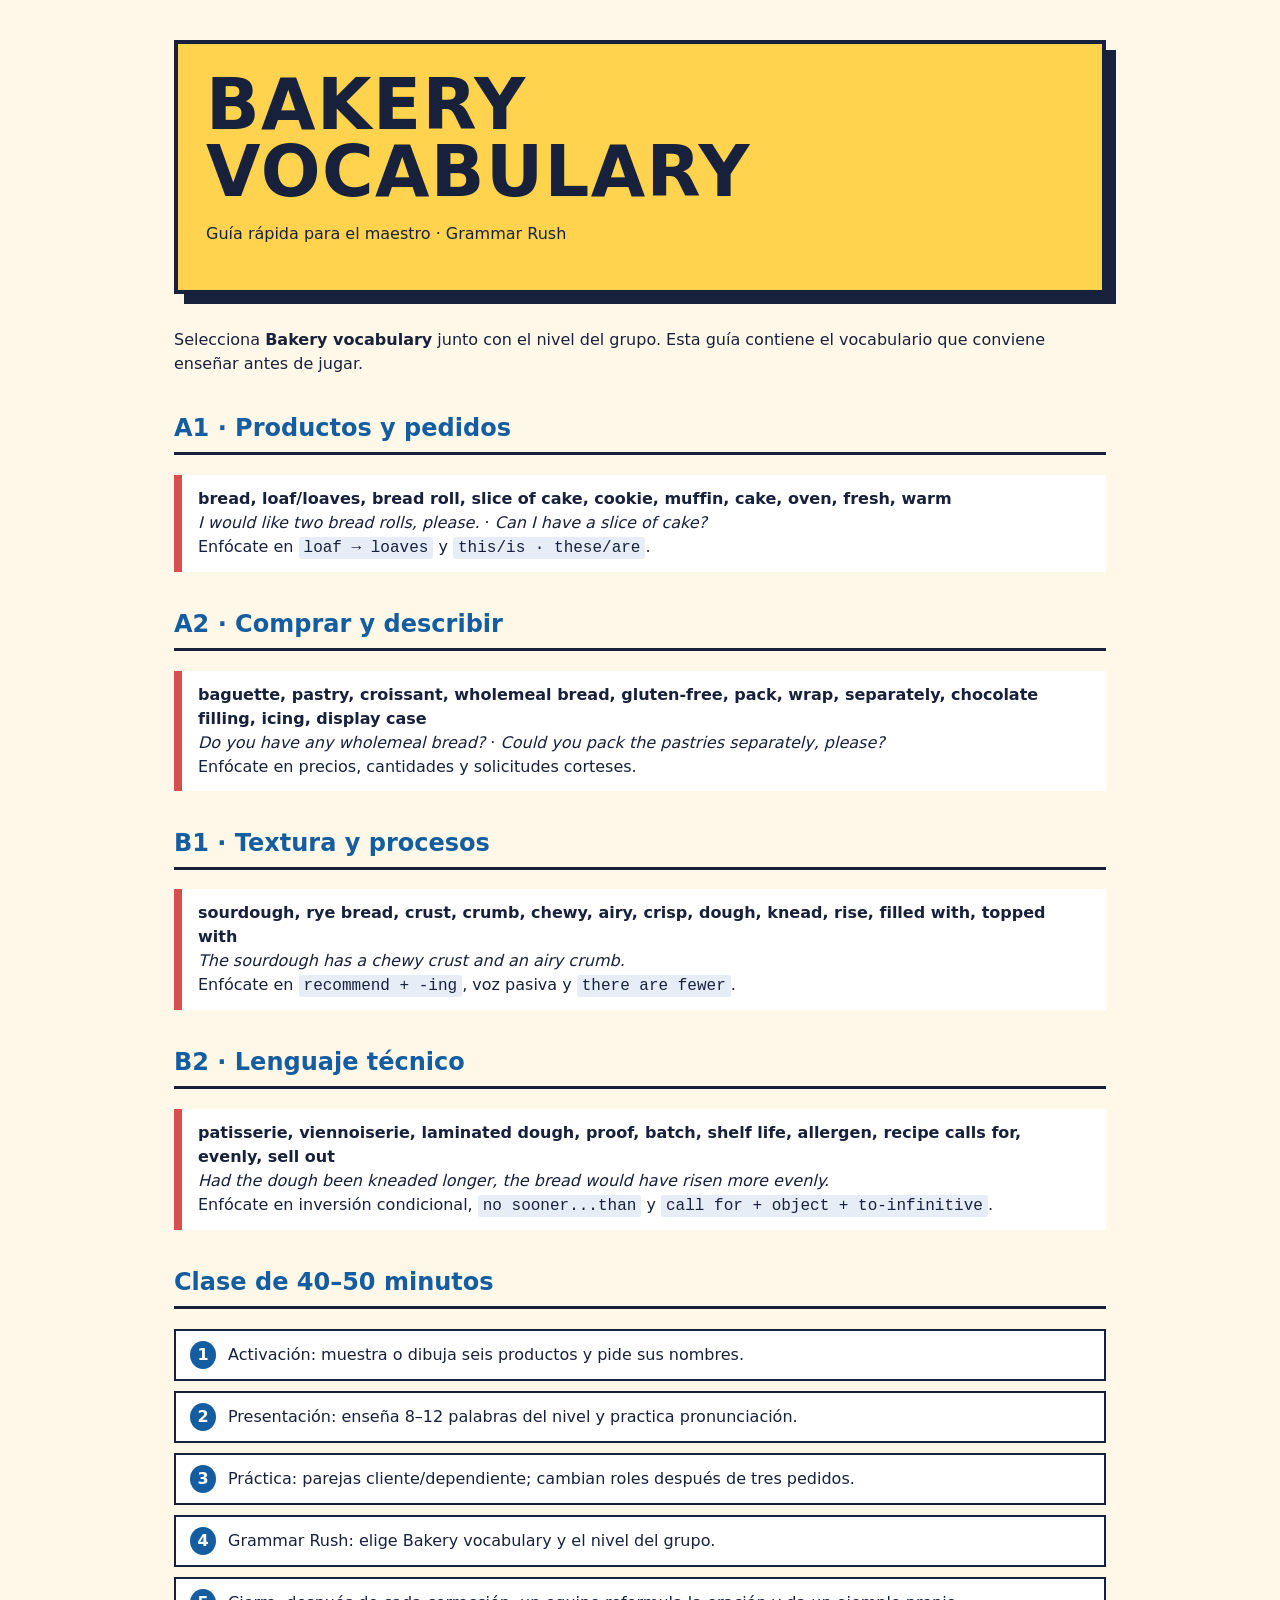
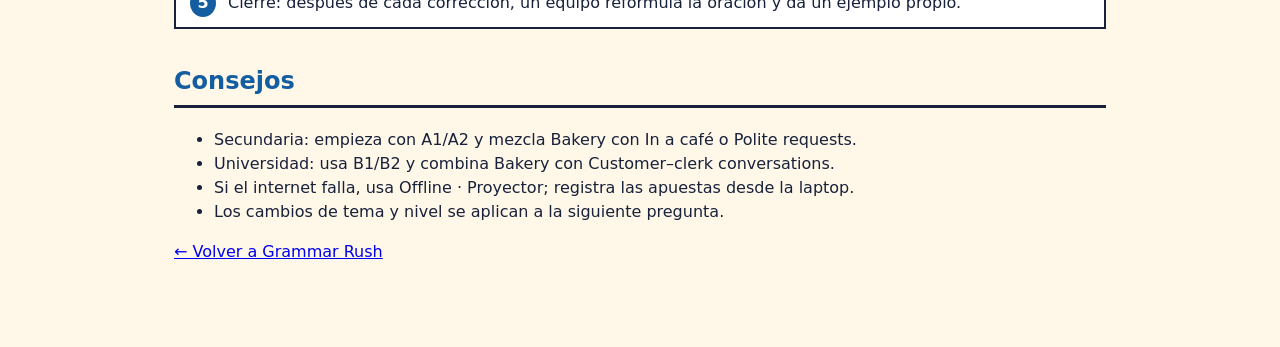
<file: teacher-bakery-guide.html>
<!doctype html><html lang="es"><head><meta charset="utf-8"><meta name="viewport" content="width=device-width,initial-scale=1"><title>Guía del maestro · Bakery Vocabulary</title><style>
:root{--ink:#17213b;--blue:#145da0;--red:#d94f4f;--cream:#fff8e8}*{box-sizing:border-box}body{margin:0;background:var(--cream);color:var(--ink);font:16px/1.5 system-ui,-apple-system,Segoe UI,sans-serif}main{max-width:980px;margin:auto;padding:40px 24px 70px}header{border:4px solid var(--ink);padding:28px;background:#ffd34d;box-shadow:10px 10px 0 var(--ink);margin-bottom:34px}h1{font-size:clamp(2.1rem,6vw,4.4rem);line-height:.95;margin:0;text-transform:uppercase;letter-spacing:.02em}h2{margin-top:34px;color:var(--blue);border-bottom:3px solid var(--ink);padding-bottom:6px}h3{color:var(--red);margin-bottom:6px}table{border-collapse:collapse;width:100%;background:white;margin:12px 0 18px}th,td{border:2px solid var(--ink);padding:8px;text-align:left}th{background:#8be4d1}code{background:#e6edf7;padding:2px 5px;border-radius:3px}.card{border-left:8px solid var(--red);background:white;padding:12px 16px;margin:14px 0}.steps{counter-reset:step;list-style:none;padding:0}.steps li{counter-increment:step;margin:10px 0;padding:12px 12px 12px 52px;background:#fff;border:2px solid var(--ink);position:relative}.steps li:before{content:counter(step);position:absolute;left:14px;top:10px;background:var(--blue);color:#fff;font-weight:800;width:26px;height:26px;text-align:center;padding-top:2px;border-radius:50%}@media print{body{background:white}main{padding:0}header{box-shadow:none}a{display:none}}
</style></head><body><main><header><h1>Bakery<br>Vocabulary</h1><p>Guía rápida para el maestro · Grammar Rush</p></header><p>Selecciona <strong>Bakery vocabulary</strong> junto con el nivel del grupo. Esta guía contiene el vocabulario que conviene enseñar antes de jugar.</p>
<h2>A1 · Productos y pedidos</h2><div class="card"><strong>bread, loaf/loaves, bread roll, slice of cake, cookie, muffin, cake, oven, fresh, warm</strong><br><em>I would like two bread rolls, please.</em> · <em>Can I have a slice of cake?</em><br>Enfócate en <code>loaf → loaves</code> y <code>this/is · these/are</code>.</div>
<h2>A2 · Comprar y describir</h2><div class="card"><strong>baguette, pastry, croissant, wholemeal bread, gluten-free, pack, wrap, separately, chocolate filling, icing, display case</strong><br><em>Do you have any wholemeal bread?</em> · <em>Could you pack the pastries separately, please?</em><br>Enfócate en precios, cantidades y solicitudes corteses.</div>
<h2>B1 · Textura y procesos</h2><div class="card"><strong>sourdough, rye bread, crust, crumb, chewy, airy, crisp, dough, knead, rise, filled with, topped with</strong><br><em>The sourdough has a chewy crust and an airy crumb.</em><br>Enfócate en <code>recommend + -ing</code>, voz pasiva y <code>there are fewer</code>.</div>
<h2>B2 · Lenguaje técnico</h2><div class="card"><strong>patisserie, viennoiserie, laminated dough, proof, batch, shelf life, allergen, recipe calls for, evenly, sell out</strong><br><em>Had the dough been kneaded longer, the bread would have risen more evenly.</em><br>Enfócate en inversión condicional, <code>no sooner...than</code> y <code>call for + object + to-infinitive</code>.</div>
<h2>Clase de 40–50 minutos</h2><ol class="steps"><li>Activación: muestra o dibuja seis productos y pide sus nombres.</li><li>Presentación: enseña 8–12 palabras del nivel y practica pronunciación.</li><li>Práctica: parejas cliente/dependiente; cambian roles después de tres pedidos.</li><li>Grammar Rush: elige Bakery vocabulary y el nivel del grupo.</li><li>Cierre: después de cada corrección, un equipo reformula la oración y da un ejemplo propio.</li></ol>
<h2>Consejos</h2><ul><li>Secundaria: empieza con A1/A2 y mezcla Bakery con In a café o Polite requests.</li><li>Universidad: usa B1/B2 y combina Bakery con Customer–clerk conversations.</li><li>Si el internet falla, usa Offline · Proyector; registra las apuestas desde la laptop.</li><li>Los cambios de tema y nivel se aplican a la siguiente pregunta.</li></ul><p><a href="index.html">← Volver a Grammar Rush</a></p></main></body></html>
</file>
